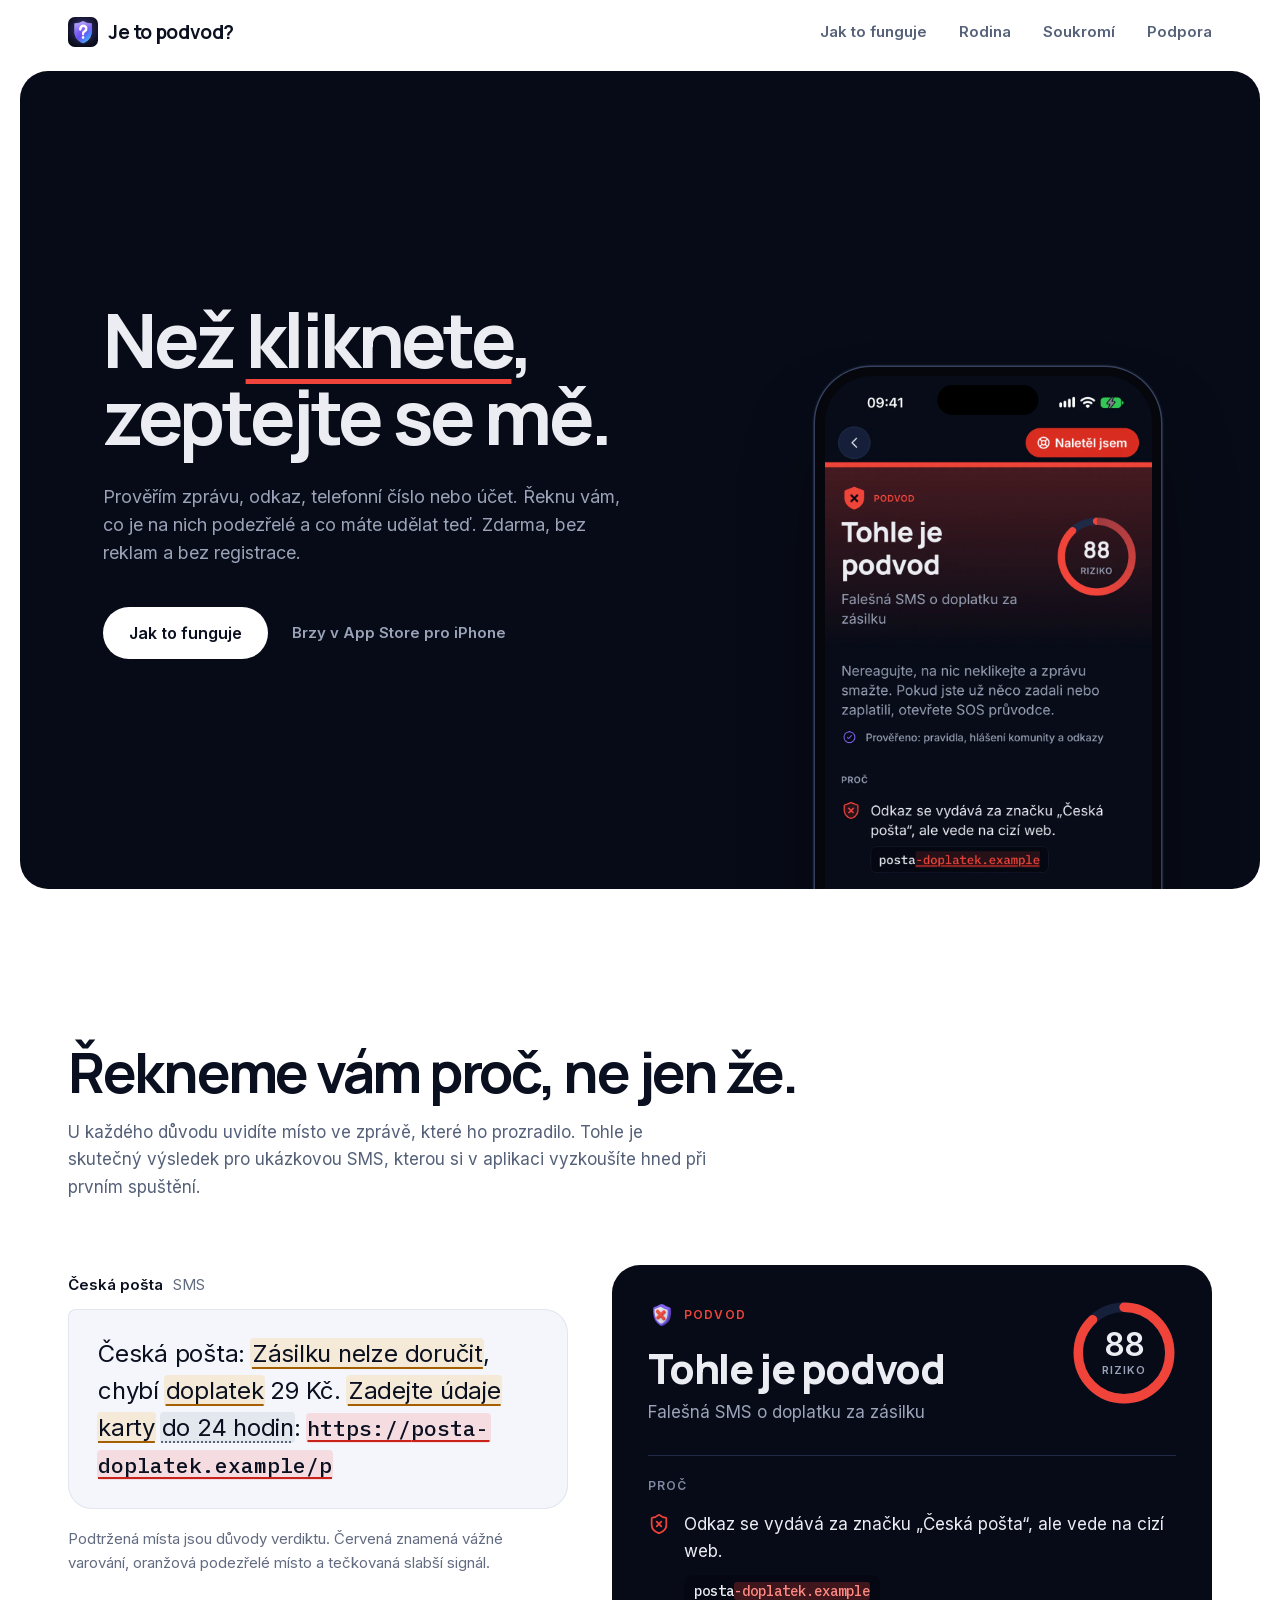
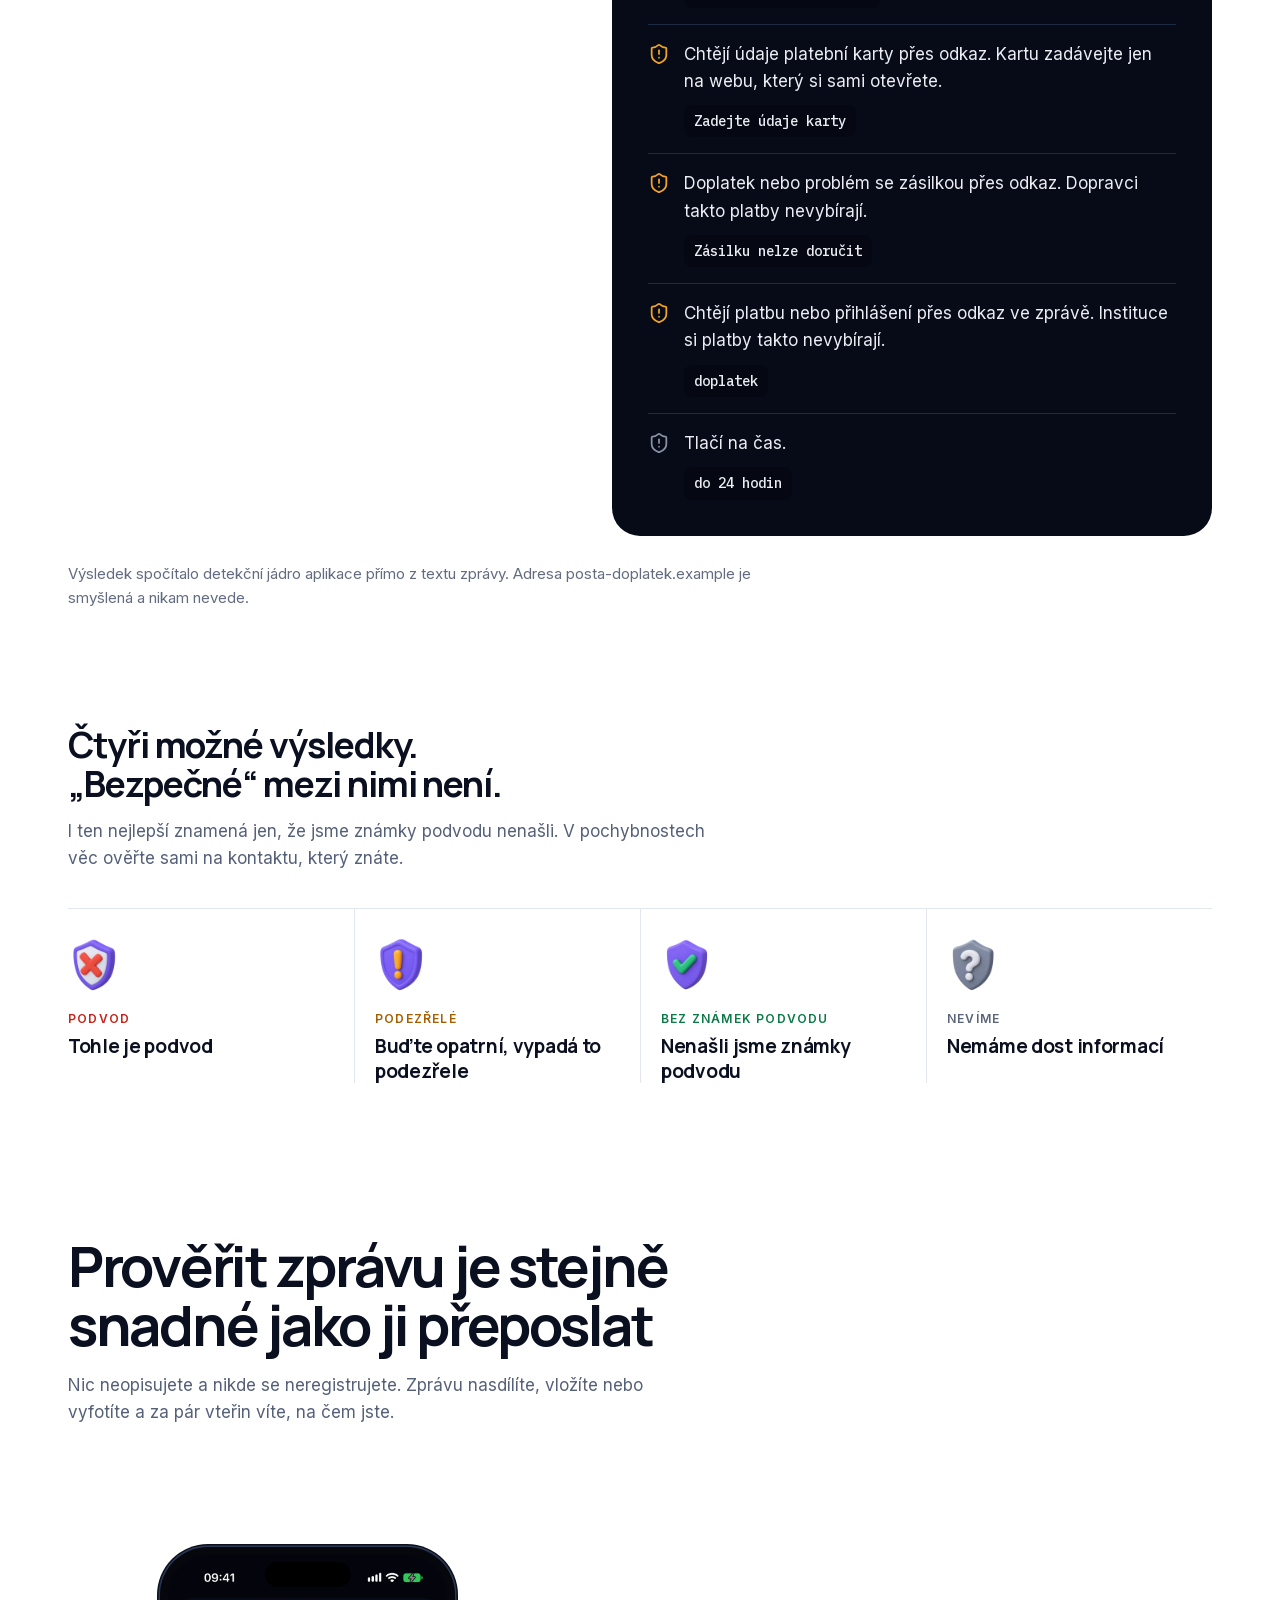
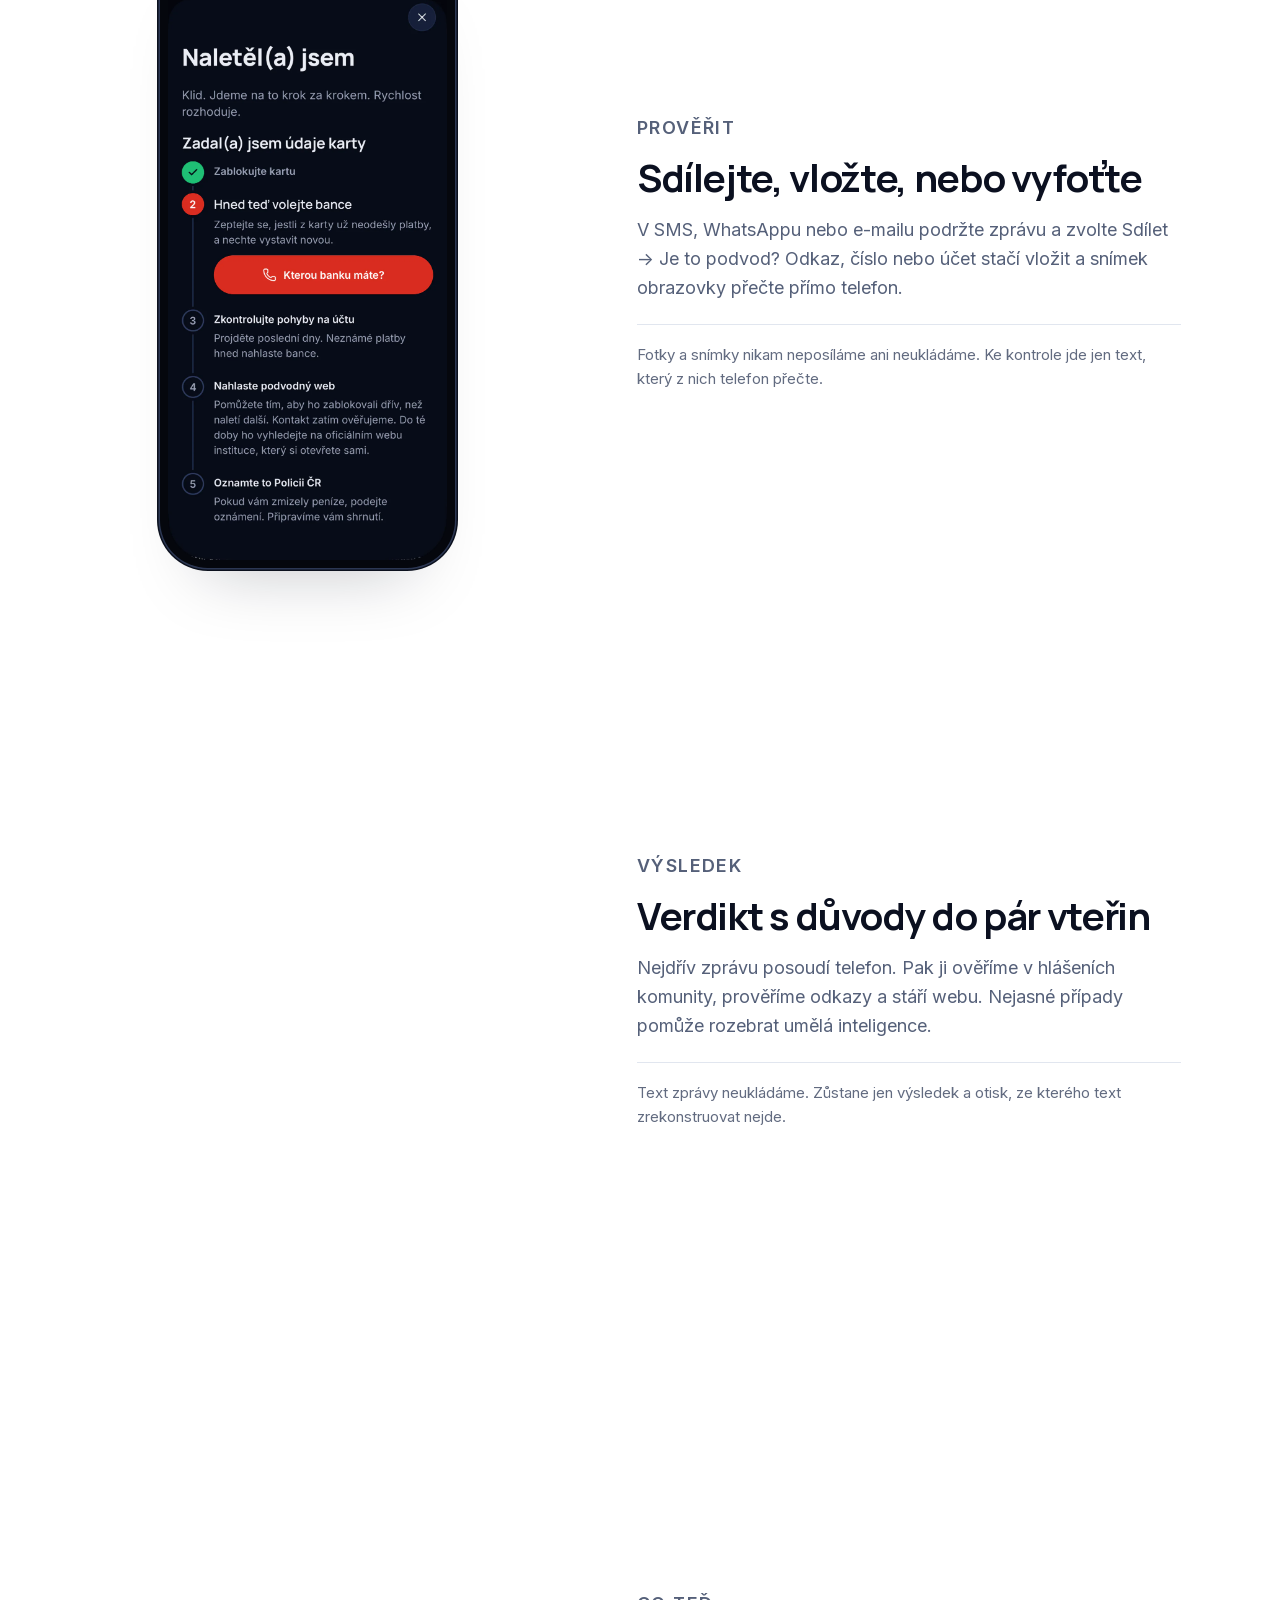
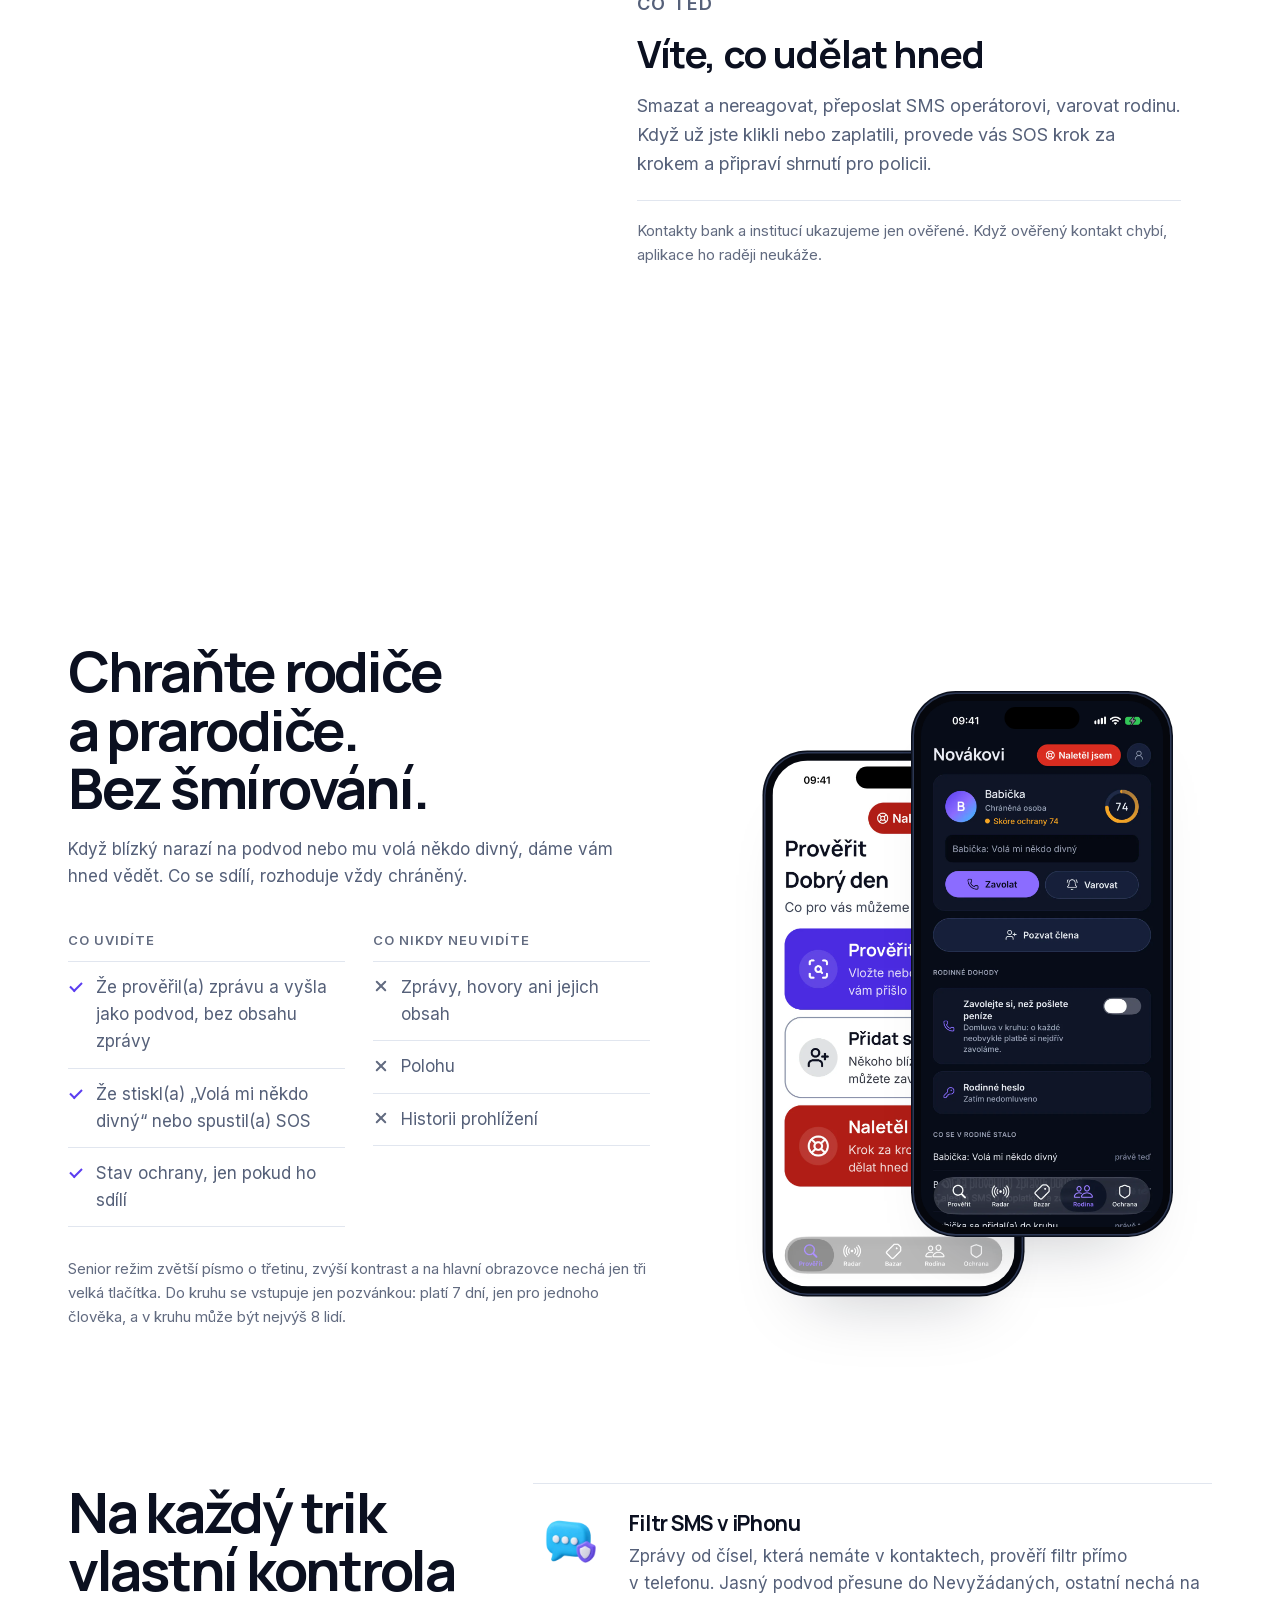
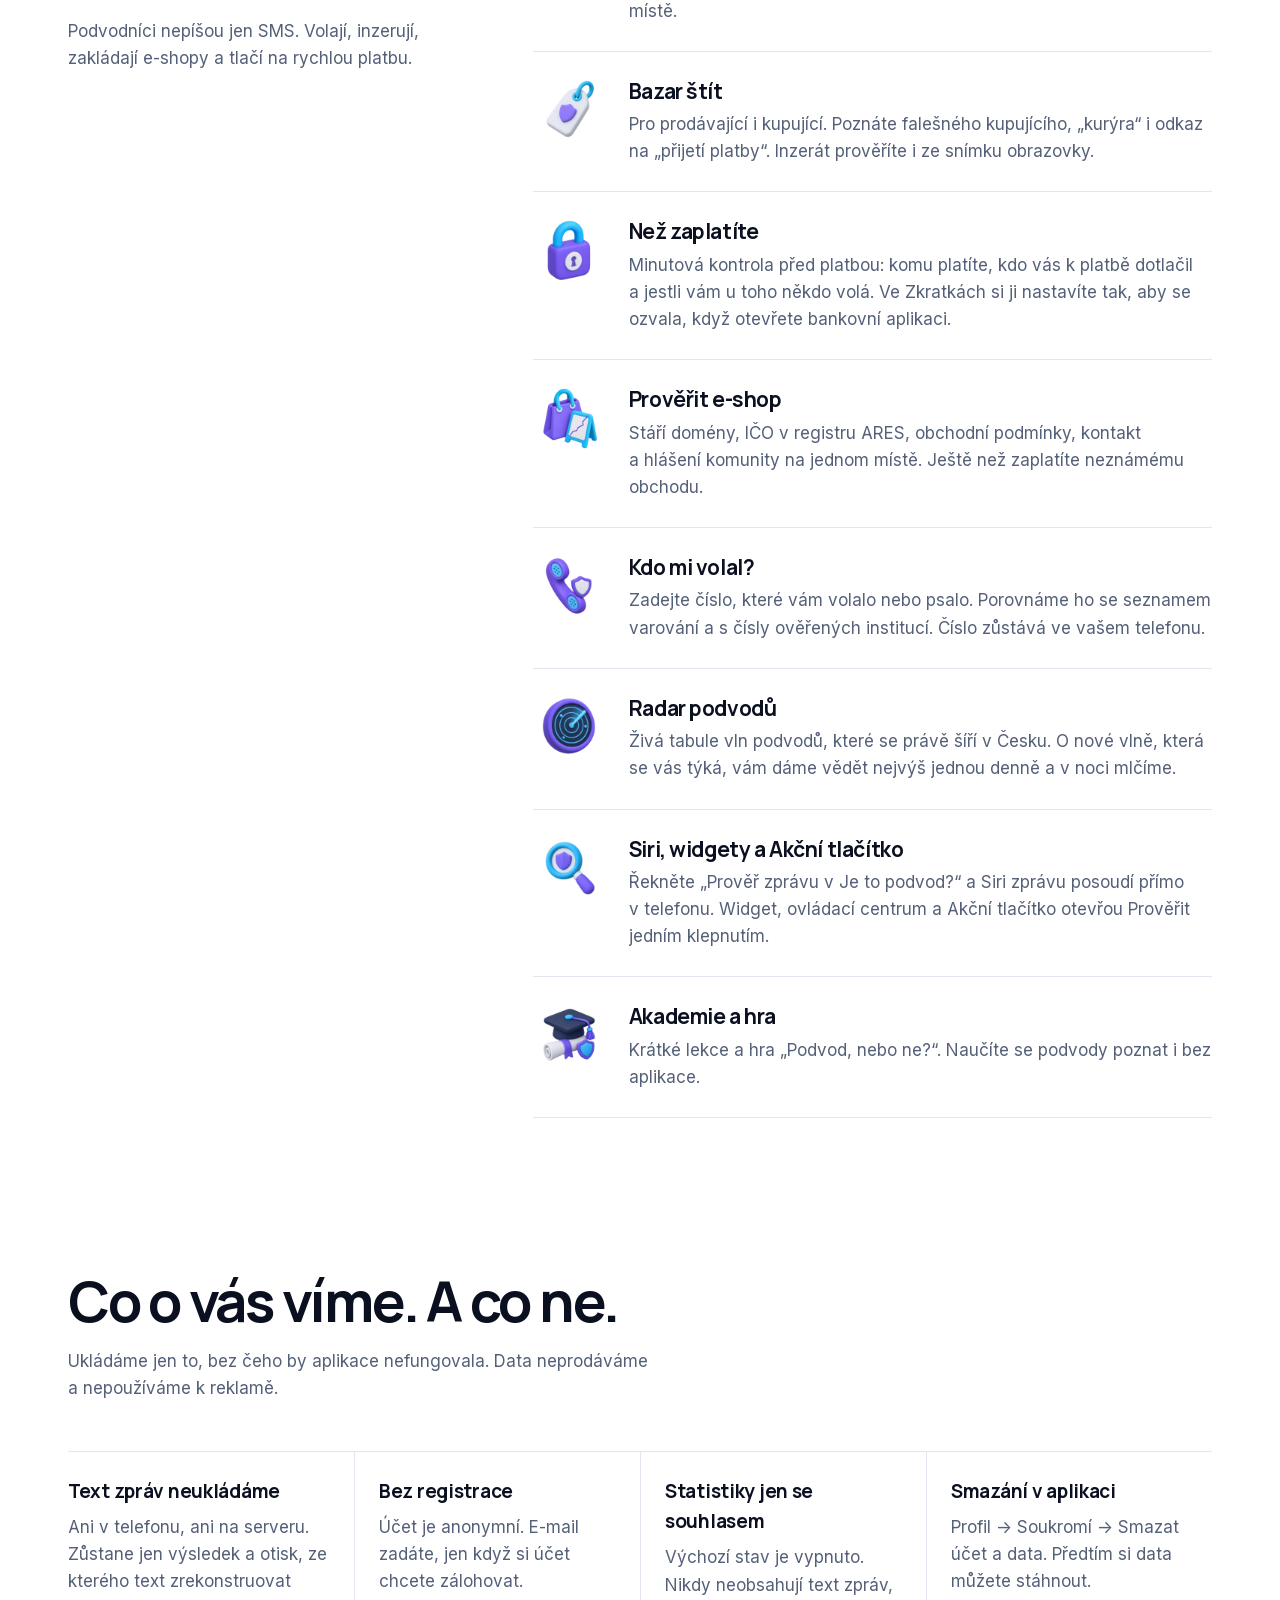
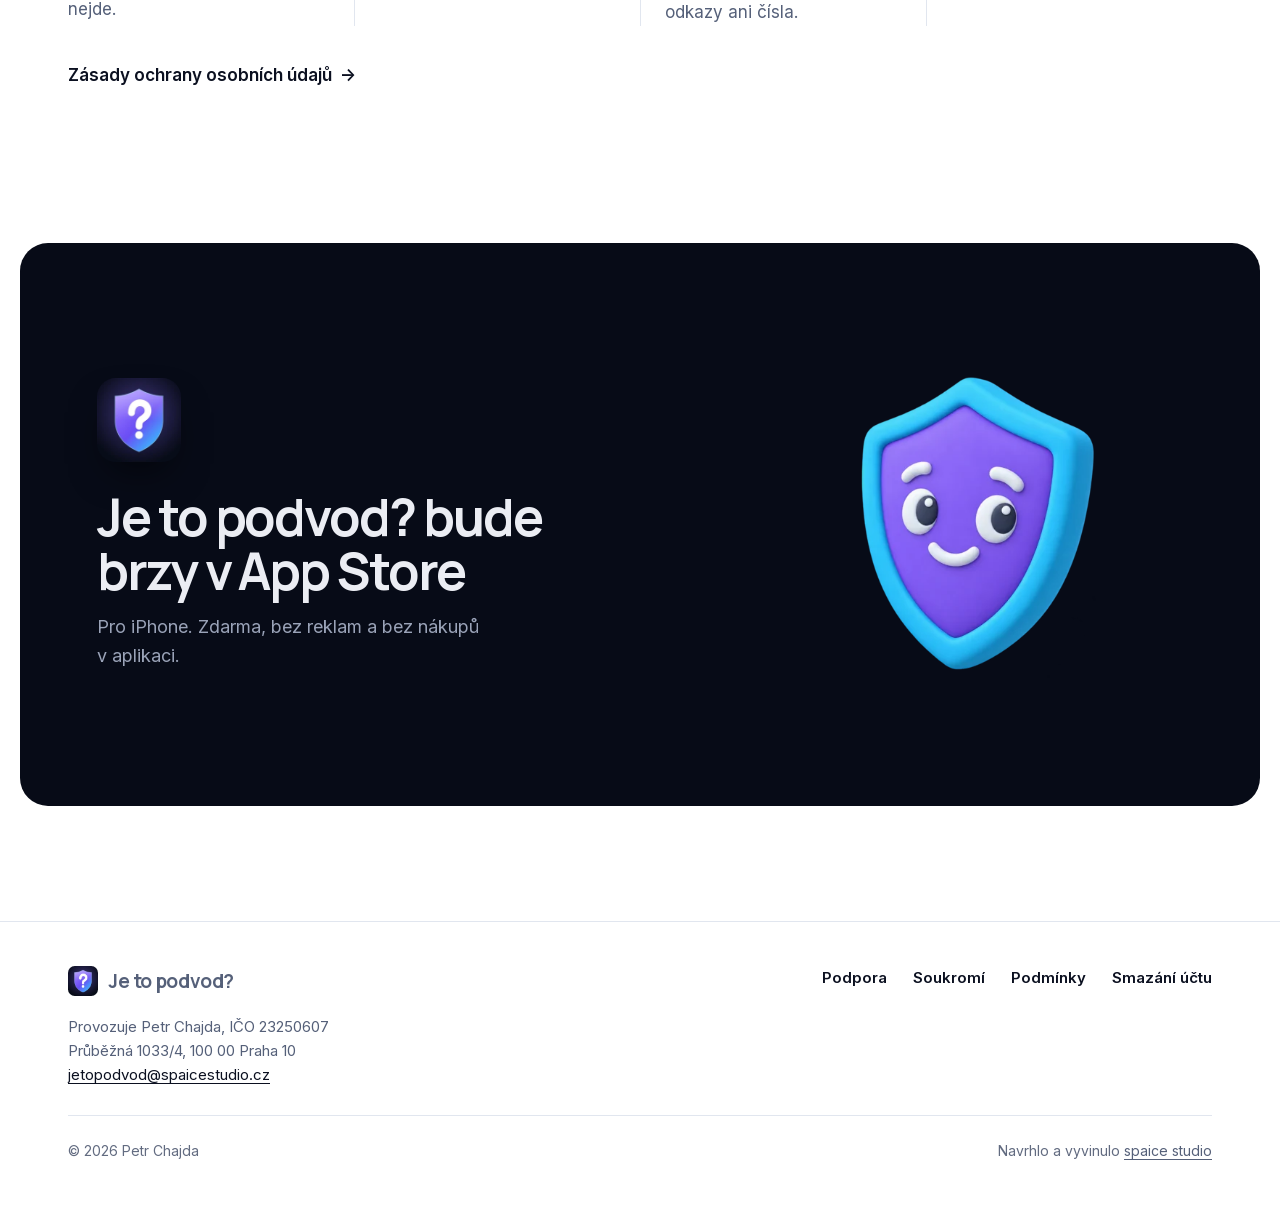
<file: index.html>
<!doctype html>
<html lang="cs">
<head>
  <meta charset="utf-8">
  <meta name="viewport" content="width=device-width, initial-scale=1, viewport-fit=cover">
  <title>Je to podvod? Prověřte zprávu dřív, než kliknete</title>
  <meta name="description" content="Pošlete podezřelou SMS, e-mail, odkaz, číslo nebo účet. Aplikace vám řekne, co je na nich podezřelé a co máte udělat teď. Zdarma, bez reklam a bez registrace.">
  <link rel="canonical" href="https://jetopodvod.spaicestudio.cz/">
  <meta name="theme-color" content="#ffffff" media="(prefers-color-scheme: light)">
  <meta name="theme-color" content="#070b17" media="(prefers-color-scheme: dark)">
  <!-- Po vydání: <meta name="apple-itunes-app" content="app-id=ID_APLIKACE"> -->
  <meta property="og:type" content="website">
  <meta property="og:locale" content="cs_CZ">
  <meta property="og:site_name" content="Je to podvod?">
  <meta property="og:title" content="Je to podvod? Prověřte zprávu dřív, než kliknete">
  <meta property="og:description" content="Pošlete podezřelou zprávu, odkaz, číslo nebo účet. Aplikace vám řekne, co je na nich podezřelé a co máte udělat teď.">
  <meta property="og:url" content="https://jetopodvod.spaicestudio.cz/">
  <meta property="og:image" content="https://jetopodvod.spaicestudio.cz/assets/img/og.jpg">
  <meta property="og:image:width" content="1200">
  <meta property="og:image:height" content="630">
  <meta name="twitter:card" content="summary_large_image">
  <link rel="icon" href="/favicon.ico" sizes="48x48">
  <link rel="icon" href="/favicon.svg" type="image/svg+xml">
  <link rel="apple-touch-icon" href="/apple-touch-icon.png">
  <link rel="preload" href="/assets/fonts/manrope-700.woff2" as="font" type="font/woff2" crossorigin>
  <link rel="preload" href="/assets/fonts/inter-400.woff2" as="font" type="font/woff2" crossorigin>
  <link rel="stylesheet" href="/assets/css/site.css">
  <script type="application/ld+json">
  {
    "@context": "https://schema.org",
    "@type": "MobileApplication",
    "name": "Je to podvod?",
    "operatingSystem": "iOS",
    "applicationCategory": "UtilitiesApplication",
    "inLanguage": "cs",
    "description": "Prověří podezřelou zprávu, odkaz, telefonní číslo nebo účet a řekne, co je na nich podezřelé a co dělat.",
    "url": "https://jetopodvod.spaicestudio.cz/",
    "offers": { "@type": "Offer", "price": "0", "priceCurrency": "CZK" },
    "publisher": { "@type": "Person", "name": "Petr Chajda" }
  }
  </script>
</head>
<body>
  <a class="skip" href="#obsah">Přeskočit na obsah</a>

  <svg class="sprite" width="0" height="0" aria-hidden="true">
    <symbol id="i-shield-x" viewBox="0 0 24 24" fill="none" stroke="currentColor" stroke-width="1.9" stroke-linecap="round" stroke-linejoin="round"><path d="M20 13c0 5-3.5 7.5-7.66 8.95a1 1 0 0 1-.67-.01C7.5 20.5 4 18 4 13V6a1 1 0 0 1 1-1c2 0 4.5-1.2 6.24-2.72a1.17 1.17 0 0 1 1.52 0C14.51 3.81 17 5 19 5a1 1 0 0 1 1 1z"/><path d="m14.5 9.5-5 5"/><path d="m9.5 9.5 5 5"/></symbol>
    <symbol id="i-shield-alert" viewBox="0 0 24 24" fill="none" stroke="currentColor" stroke-width="1.9" stroke-linecap="round" stroke-linejoin="round"><path d="M20 13c0 5-3.5 7.5-7.66 8.95a1 1 0 0 1-.67-.01C7.5 20.5 4 18 4 13V6a1 1 0 0 1 1-1c2 0 4.5-1.2 6.24-2.72a1.17 1.17 0 0 1 1.52 0C14.51 3.81 17 5 19 5a1 1 0 0 1 1 1z"/><path d="M12 8v4"/><path d="M12 16h.01"/></symbol>
  </svg>

  <header class="top" data-top>
    <div class="wrap top__in">
      <a class="brand" href="/" aria-label="Je to podvod?, úvod">
        <img src="/assets/img/app-icon.webp" alt="" width="30" height="30">
        <span>Je to podvod?</span>
      </a>
      <nav aria-label="Hlavní">
        <a class="hide-sm" href="#jak">Jak to funguje</a>
        <a class="hide-sm" href="#rodina">Rodina</a>
        <a href="/soukromi/">Soukromí</a>
        <a href="/podpora/">Podpora</a>
      </nav>
    </div>
  </header>

  <main id="obsah">
    <section class="hero" aria-labelledby="hero-h">
      <div class="hero__frame">
        <div class="hero__copy">
          <h1 id="hero-h">Než <em>kliknete</em>, zeptejte se mě.</h1>
          <p class="hero__lead">Prověřím zprávu, odkaz, telefonní číslo nebo účet. Řeknu vám, co je na nich podezřelé a&nbsp;co máte udělat teď. Zdarma, bez reklam a&nbsp;bez registrace.</p>
          <div class="hero__cta">
            <!-- Po vydání nahradit oficiálním odznakem „Stáhnout v App Store“ s odkazem do App Store -->
            <a class="btn btn--light" href="#jak">Jak to funguje</a>
            <span class="soon">Brzy v&nbsp;App Store pro iPhone</span>
          </div>
        </div>
        <div class="hero__device">
          <div class="phone">
            <div class="phone__screen">
              <img src="/assets/img/uv-verdikt.webp" width="900" height="1957" fetchpriority="high"
                alt="Obrazovka výsledku: Tohle je podvod, riziko 88, falešná SMS o doplatku za zásilku. Pod tím rada nereagovat a zprávu smazat a první důvod: odkaz se vydává za značku Česká pošta, ale vede na cizí web.">
            </div>
          </div>
        </div>
      </div>
    </section>

    <section class="section" id="proc" aria-labelledby="proc-h">
      <div class="wrap">
        <div class="head">
          <h2 id="proc-h">Řekneme vám proč, ne jen že.</h2>
          <p>U&nbsp;každého důvodu uvidíte místo ve zprávě, které ho prozradilo. Tohle je skutečný výsledek pro ukázkovou SMS, kterou si v&nbsp;aplikaci vyzkoušíte hned při prvním spuštění.</p>
        </div>

        <div class="specimen" data-specimen>
          <figure class="sms">
            <figcaption class="sms__from"><strong>Česká pošta</strong><span>SMS</span></figcaption>
            <p class="sms__bubble">Česká pošta: <mark class="hl hl--medium" data-k="parcel">Zásilku nelze doručit</mark>, chybí <mark class="hl hl--medium" data-k="pay">doplatek</mark> 29&nbsp;Kč. <mark class="hl hl--medium" data-k="card">Zadejte údaje karty</mark> <mark class="hl hl--low" data-k="time">do 24&nbsp;hodin</mark>: <mark class="hl hl--high sms__url" data-k="brand">https://<wbr>posta-doplatek.example/p</mark></p>
            <p class="sms__note">Podtržená místa jsou důvody verdiktu. Červená znamená vážné varování, oranžová podezřelé místo a&nbsp;tečkovaná slabší signál.</p>
          </figure>

          <div class="verdict" role="group" aria-labelledby="verdict-h">
            <div class="verdict__top">
              <div>
                <p class="verdict__state"><img src="/assets/img/v-scam.webp" alt="" width="28" height="28">Podvod</p>
                <h3 id="verdict-h">Tohle je podvod</h3>
                <p class="verdict__cat">Falešná SMS o&nbsp;doplatku za zásilku</p>
              </div>
              <div class="ring" role="img" aria-label="Riziko 88 ze 100">
                <svg viewBox="0 0 100 100" aria-hidden="true"><circle class="track" cx="50" cy="50" r="44"/><circle class="value" cx="50" cy="50" r="44" pathLength="100" stroke-dasharray="88 100"/></svg>
                <span aria-hidden="true"><b>88</b><small>RIZIKO</small></span>
              </div>
            </div>
            <p class="verdict__why">Proč</p>
            <ul class="reasons">
              <li class="high" data-k="brand">
                <svg aria-hidden="true"><use href="#i-shield-x"/></svg>
                <p><span class="sr-only">Vážné varování: </span>Odkaz se vydává za značku „Česká pošta“, ale vede na cizí web.</p>
                <code>posta<mark>-doplatek.example</mark></code>
              </li>
              <li class="medium" data-k="card">
                <svg aria-hidden="true"><use href="#i-shield-alert"/></svg>
                <p><span class="sr-only">Podezřelé: </span>Chtějí údaje platební karty přes odkaz. Kartu zadávejte jen na webu, který si sami otevřete.</p>
                <code>Zadejte údaje karty</code>
              </li>
              <li class="medium" data-k="parcel">
                <svg aria-hidden="true"><use href="#i-shield-alert"/></svg>
                <p><span class="sr-only">Podezřelé: </span>Doplatek nebo problém se zásilkou přes odkaz. Dopravci takto platby nevybírají.</p>
                <code>Zásilku nelze doručit</code>
              </li>
              <li class="medium" data-k="pay">
                <svg aria-hidden="true"><use href="#i-shield-alert"/></svg>
                <p><span class="sr-only">Podezřelé: </span>Chtějí platbu nebo přihlášení přes odkaz ve zprávě. Instituce si platby takto nevybírají.</p>
                <code>doplatek</code>
              </li>
              <li class="low" data-k="time">
                <svg aria-hidden="true"><use href="#i-shield-alert"/></svg>
                <p><span class="sr-only">Slabší signál: </span>Tlačí na čas.</p>
                <code>do 24 hodin</code>
              </li>
            </ul>
          </div>
        </div>
        <p class="fine">Výsledek spočítalo detekční jádro aplikace přímo z&nbsp;textu zprávy. Adresa posta-doplatek.example je smyšlená a&nbsp;nikam nevede.</p>

        <div class="scale">
          <h3>Čtyři možné výsledky. „Bezpečné“ mezi nimi není.</h3>
          <p>I&nbsp;ten nejlepší znamená jen, že jsme známky podvodu nenašli. V&nbsp;pochybnostech věc ověřte sami na kontaktu, který znáte.</p>
          <ul>
            <li><img src="/assets/img/v-scam.webp" alt="" width="64" height="64" loading="lazy"><p class="state state--scam">Podvod</p><strong>Tohle je podvod</strong></li>
            <li><img src="/assets/img/v-suspicious.webp" alt="" width="64" height="64" loading="lazy"><p class="state state--warn">Podezřelé</p><strong>Buďte opatrní, vypadá to podezřele</strong></li>
            <li><img src="/assets/img/v-nosigns.webp" alt="" width="64" height="64" loading="lazy"><p class="state state--ok">Bez známek podvodu</p><strong>Nenašli jsme známky podvodu</strong></li>
            <li><img src="/assets/img/v-unknown.webp" alt="" width="64" height="64" loading="lazy"><p class="state state--unknown">Nevíme</p><strong>Nemáme dost informací</strong></li>
          </ul>
        </div>
      </div>
    </section>

    <section class="section flow" id="jak" aria-labelledby="jak-h">
      <div class="wrap">
        <div class="head">
          <h2 id="jak-h">Prověřit zprávu je stejně snadné jako ji přeposlat</h2>
          <p>Nic neopisujete a&nbsp;nikde se neregistrujete. Zprávu nasdílíte, vložíte nebo vyfotíte a&nbsp;za pár vteřin víte, na čem jste.</p>
        </div>

        <div class="flow__grid">
          <div class="flow__device phone" data-flow-device aria-hidden="true">
            <div class="phone__screen">
              <img class="is-active" src="/assets/img/uv-proverit.webp" alt="" width="900" height="1957" loading="lazy">
              <img src="/assets/img/uv-verdikt.webp" alt="" width="900" height="1957" loading="lazy">
              <img src="/assets/img/uv-sos.webp" alt="" width="900" height="1957" loading="lazy">
            </div>
          </div>

          <ol class="flow__steps">
            <li class="flow__step" data-flow-step>
              <figure class="flow__shot">
                <div class="phone"><div class="phone__screen"><img src="/assets/img/uv-proverit.webp" width="900" height="1957" loading="lazy" alt="Obrazovka Prověřit: pole pro vložení, sdílení nebo vyfocení podezřelé zprávy, rychlé volby Odkaz, Číslo a Účet, tlačítko Volá mi někdo divný a poslední kontroly."></div></div>
              </figure>
              <p class="label">Prověřit</p>
              <h3>Sdílejte, vložte, nebo vyfoťte</h3>
              <p>V&nbsp;SMS, WhatsAppu nebo e-mailu podržte zprávu a&nbsp;zvolte Sdílet → Je to podvod? Odkaz, číslo nebo účet stačí vložit a&nbsp;snímek obrazovky přečte přímo telefon.</p>
              <p class="note">Fotky a&nbsp;snímky nikam neposíláme ani neukládáme. Ke kontrole jde jen text, který z&nbsp;nich telefon přečte.</p>
            </li>
            <li class="flow__step" data-flow-step>
              <figure class="flow__shot">
                <div class="phone"><div class="phone__screen"><img src="/assets/img/uv-verdikt.webp" width="900" height="1957" loading="lazy" alt="Obrazovka výsledku: Tohle je podvod, riziko 88, s důvody a citacemi ze zprávy."></div></div>
              </figure>
              <p class="label">Výsledek</p>
              <h3>Verdikt s&nbsp;důvody do pár vteřin</h3>
              <p>Nejdřív zprávu posoudí telefon. Pak ji ověříme v&nbsp;hlášeních komunity, prověříme odkazy a&nbsp;stáří webu. Nejasné případy pomůže rozebrat umělá inteligence.</p>
              <p class="note">Text zprávy neukládáme. Zůstane jen výsledek a&nbsp;otisk, ze kterého text zrekonstruovat nejde.</p>
            </li>
            <li class="flow__step" data-flow-step>
              <figure class="flow__shot">
                <div class="phone"><div class="phone__screen"><img src="/assets/img/uv-sos.webp" width="900" height="1957" loading="lazy" alt="Průvodce SOS: Zadal(a) jsem údaje karty. Hotový krok Zablokujte kartu, další krok Hned teď volejte bance, pak zkontrolovat pohyby na účtu, nahlásit podvodný web a oznámit podvod policii."></div></div>
              </figure>
              <p class="label">Co teď</p>
              <h3>Víte, co udělat hned</h3>
              <p>Smazat a&nbsp;nereagovat, přeposlat SMS operátorovi, varovat rodinu. Když už jste klikli nebo zaplatili, provede vás SOS krok za krokem a&nbsp;připraví shrnutí pro policii.</p>
              <p class="note">Kontakty bank a&nbsp;institucí ukazujeme jen ověřené. Když ověřený kontakt chybí, aplikace ho raději neukáže.</p>
            </li>
          </ol>
        </div>
      </div>
    </section>

    <section class="section" id="rodina" aria-labelledby="rodina-h">
      <div class="wrap family">
        <div>
          <div class="head">
            <h2 id="rodina-h">Chraňte rodiče a&nbsp;prarodiče. Bez šmírování.</h2>
            <p>Když blízký narazí na podvod nebo mu volá někdo divný, dáme vám hned vědět. Co se sdílí, rozhoduje vždy chráněný.</p>
          </div>
          <div class="sees">
            <div class="sees--yes">
              <h3>Co uvidíte</h3>
              <ul>
                <li>Že prověřil(a) zprávu a&nbsp;vyšla jako podvod, bez obsahu zprávy</li>
                <li>Že stiskl(a) „Volá mi někdo divný“ nebo spustil(a) SOS</li>
                <li>Stav ochrany, jen pokud ho sdílí</li>
              </ul>
            </div>
            <div class="sees--no">
              <h3>Co nikdy neuvidíte</h3>
              <ul>
                <li>Zprávy, hovory ani jejich obsah</li>
                <li>Polohu</li>
                <li>Historii prohlížení</li>
              </ul>
            </div>
          </div>
          <p class="fine">Senior režim zvětší písmo o&nbsp;třetinu, zvýší kontrast a&nbsp;na hlavní obrazovce nechá jen tři velká tlačítka. Do kruhu se vstupuje jen pozvánkou: platí 7&nbsp;dní, jen pro jednoho člověka, a&nbsp;v kruhu může být nejvýš 8&nbsp;lidí.</p>
        </div>
        <div class="family__media">
          <div class="family__pair">
            <div class="phone phone--back">
              <div class="phone__screen"><img src="/assets/img/uv-senior.webp" width="900" height="1957" loading="lazy" alt="Senior režim ve světlém vzhledu: velký pozdrav Dobrý den a tři velká tlačítka Prověřit zprávu, Přidat strážce a Naletěl jsem."></div>
            </div>
            <div class="phone">
              <div class="phone__screen"><img src="/assets/img/uv-rodina.webp" width="900" height="1957" loading="lazy" alt="Rodinný kruh Novákovi: chráněná osoba Babička se skóre ochrany 74 a událostí Volá mi někdo divný, tlačítka Zavolat a Varovat a rodinné dohody."></div>
            </div>
          </div>
        </div>
      </div>
    </section>

    <section class="section more" id="ochrana" aria-labelledby="ochrana-h">
      <div class="wrap more__grid">
        <div class="head">
          <h2 id="ochrana-h">Na každý trik vlastní kontrola</h2>
          <p>Podvodníci nepíšou jen SMS. Volají, inzerují, zakládají e-shopy a&nbsp;tlačí na rychlou platbu.</p>
        </div>
        <ul class="more__list">
          <li>
            <img src="/assets/img/f-sms.webp" alt="" width="192" height="192" loading="lazy">
            <div><h3>Filtr SMS v&nbsp;iPhonu</h3><p>Zprávy od čísel, která nemáte v&nbsp;kontaktech, prověří filtr přímo v&nbsp;telefonu. Jasný podvod přesune do Nevyžádaných, ostatní nechá na místě.</p></div>
          </li>
          <li>
            <img src="/assets/img/f-bazaar.webp" alt="" width="192" height="192" loading="lazy">
            <div><h3>Bazar štít</h3><p>Pro prodávající i&nbsp;kupující. Poznáte falešného kupujícího, „kurýra“ i&nbsp;odkaz na „přijetí platby“. Inzerát prověříte i&nbsp;ze snímku obrazovky.</p></div>
          </li>
          <li>
            <img src="/assets/img/f-lock.webp" alt="" width="192" height="192" loading="lazy">
            <div><h3>Než zaplatíte</h3><p>Minutová kontrola před platbou: komu platíte, kdo vás k&nbsp;platbě dotlačil a&nbsp;jestli vám u&nbsp;toho někdo volá. Ve Zkratkách si ji nastavíte tak, aby se ozvala, když otevřete bankovní aplikaci.</p></div>
          </li>
          <li>
            <img src="/assets/img/c-fakeshop.webp" alt="" width="192" height="192" loading="lazy">
            <div><h3>Prověřit e-shop</h3><p>Stáří domény, IČO v&nbsp;registru ARES, obchodní podmínky, kontakt a&nbsp;hlášení komunity na jednom místě. Ještě než zaplatíte neznámému obchodu.</p></div>
          </li>
          <li>
            <img src="/assets/img/f-call.webp" alt="" width="192" height="192" loading="lazy">
            <div><h3>Kdo mi volal?</h3><p>Zadejte číslo, které vám volalo nebo psalo. Porovnáme ho se seznamem varování a&nbsp;s čísly ověřených institucí. Číslo zůstává ve vašem telefonu.</p></div>
          </li>
          <li>
            <img src="/assets/img/f-radar.webp" alt="" width="192" height="192" loading="lazy">
            <div><h3>Radar podvodů</h3><p>Živá tabule vln podvodů, které se právě šíří v&nbsp;Česku. O&nbsp;nové vlně, která se vás týká, vám dáme vědět nejvýš jednou denně a&nbsp;v noci mlčíme.</p></div>
          </li>
          <li>
            <img src="/assets/img/f-check.webp" alt="" width="192" height="192" loading="lazy">
            <div><h3>Siri, widgety a&nbsp;Akční tlačítko</h3><p>Řekněte „Prověř zprávu v&nbsp;Je to podvod?“ a&nbsp;Siri zprávu posoudí přímo v&nbsp;telefonu. Widget, ovládací centrum a&nbsp;Akční tlačítko otevřou Prověřit jedním klepnutím.</p></div>
          </li>
          <li>
            <img src="/assets/img/f-academy.webp" alt="" width="192" height="192" loading="lazy">
            <div><h3>Akademie a&nbsp;hra</h3><p>Krátké lekce a&nbsp;hra „Podvod, nebo ne?“. Naučíte se podvody poznat i&nbsp;bez aplikace.</p></div>
          </li>
        </ul>
      </div>
    </section>

    <section class="section" id="soukromi" aria-labelledby="privacy-h">
      <div class="wrap">
        <div class="head">
          <h2 id="privacy-h">Co o&nbsp;vás víme. A&nbsp;co ne.</h2>
          <p>Ukládáme jen to, bez čeho by aplikace nefungovala. Data neprodáváme a&nbsp;nepoužíváme k&nbsp;reklamě.</p>
        </div>
        <ul class="privacy__list">
          <li><strong>Text zpráv neukládáme</strong>Ani v&nbsp;telefonu, ani na serveru. Zůstane jen výsledek a&nbsp;otisk, ze kterého text zrekonstruovat nejde.</li>
          <li><strong>Bez registrace</strong>Účet je anonymní. E-mail zadáte, jen když si účet chcete zálohovat.</li>
          <li><strong>Statistiky jen se souhlasem</strong>Výchozí stav je vypnuto. Nikdy neobsahují text zpráv, odkazy ani čísla.</li>
          <li><strong>Smazání v&nbsp;aplikaci</strong>Profil → Soukromí → Smazat účet a&nbsp;data. Předtím si data můžete stáhnout.</li>
        </ul>
        <a class="more-link" href="/soukromi/">Zásady ochrany osobních údajů</a>
      </div>
    </section>

    <section class="closing" aria-labelledby="closing-h">
      <div class="closing__frame">
        <div class="closing__copy">
          <img class="closing__icon" src="/assets/img/app-icon.webp" alt="" width="84" height="84" loading="lazy">
          <h2 id="closing-h">Je to podvod? bude brzy v&nbsp;App Store</h2>
          <p>Pro iPhone. Zdarma, bez reklam a&nbsp;bez nákupů v&nbsp;aplikaci.</p>
        </div>
        <img class="closing__art" src="/assets/img/shield.webp" alt="" width="480" height="480" loading="lazy">
      </div>
    </section>
  </main>

  <footer class="foot">
    <div class="wrap foot__in">
      <div>
        <a class="brand" href="/"><img src="/assets/img/app-icon.webp" alt="" width="30" height="30" loading="lazy"><span>Je to podvod?</span></a>
        <address>Provozuje Petr Chajda, IČO 23250607<br>Průběžná 1033/4, 100 00 Praha 10<br><!--email_off--><a class="mail" href="mailto:jetopodvod@spaicestudio.cz">jetopodvod@spaicestudio.cz</a><!--/email_off--></address>
      </div>
      <nav aria-label="Patička">
        <ul>
          <li><a href="/podpora/">Podpora</a></li>
          <li><a href="/soukromi/">Soukromí</a></li>
          <li><a href="/podminky/">Podmínky</a></li>
          <li><a href="/smazani-uctu/">Smazání účtu</a></li>
        </ul>
      </nav>
      <p class="made"><span>© 2026 Petr Chajda</span><span>Navrhlo a&nbsp;vyvinulo <a href="https://spaicestudio.cz">spaice studio</a></span></p>
    </div>
  </footer>

  <script src="/assets/js/site.js" defer></script>
</body>
</html>
</file>
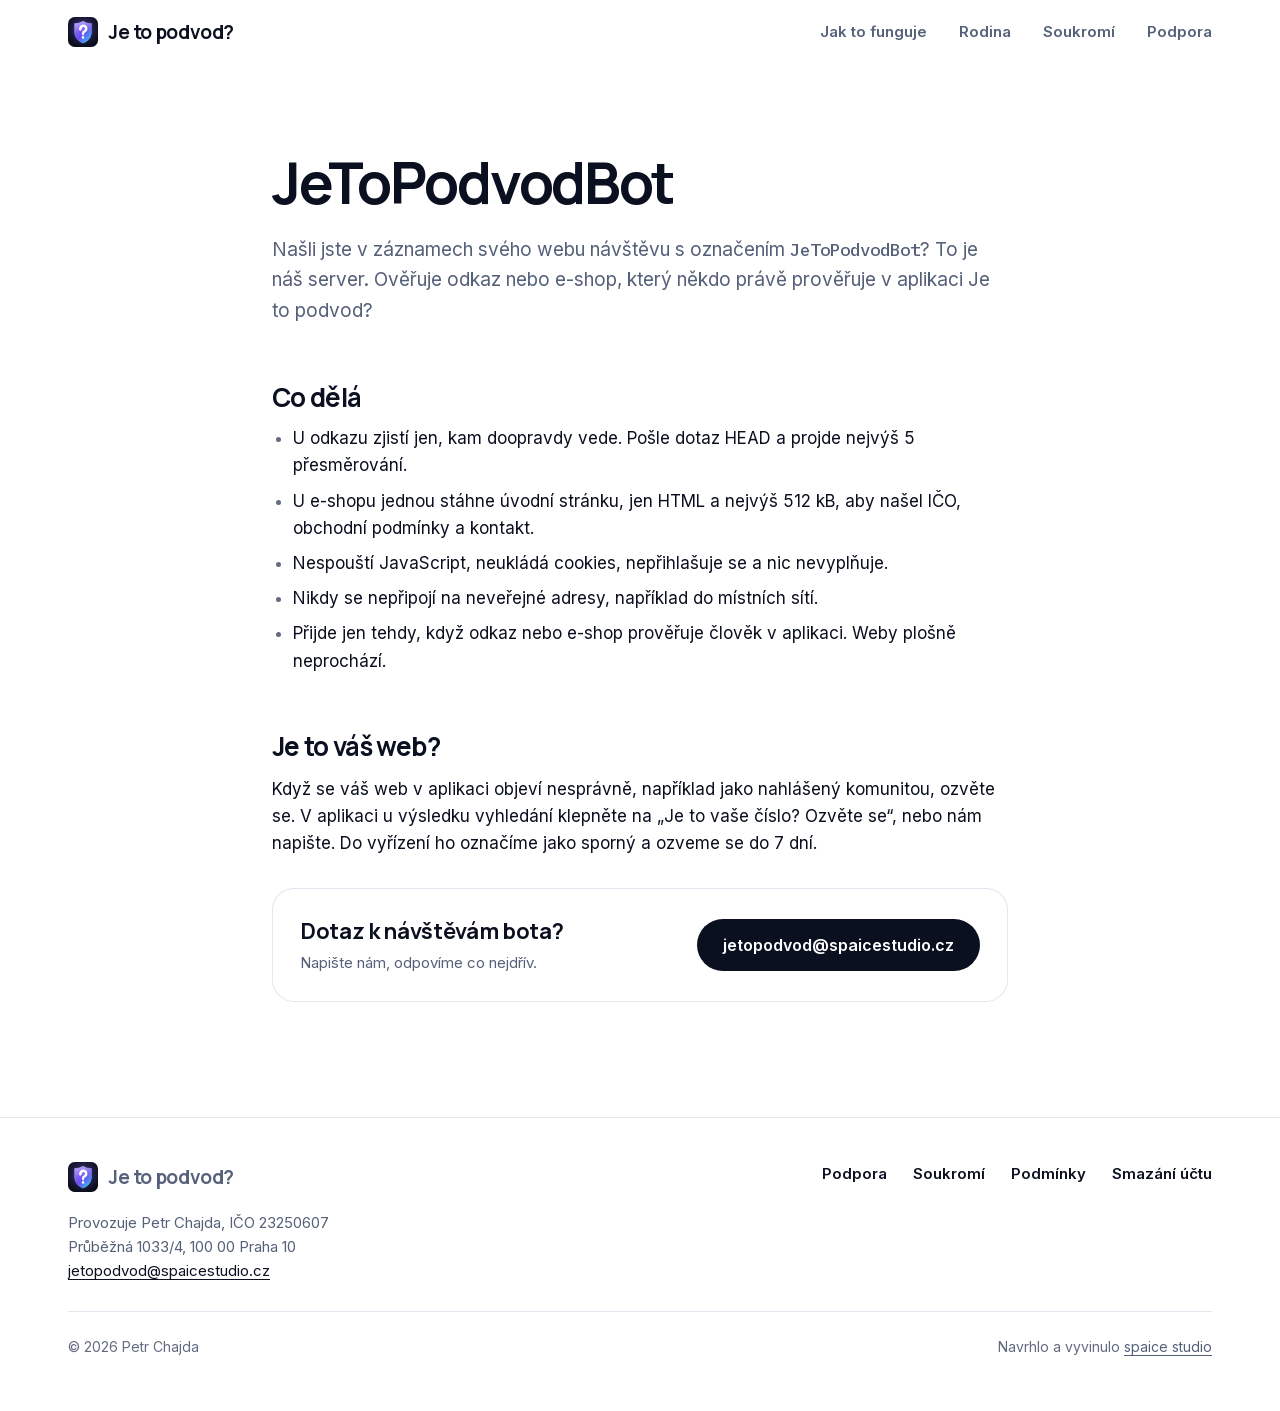
<file: bot/index.html>
<!doctype html>
<html lang="cs">
<head>
  <meta charset="utf-8">
  <meta name="viewport" content="width=device-width, initial-scale=1, viewport-fit=cover">
  <title>JeToPodvodBot · Je to podvod?</title>
  <meta name="description" content="Co dělá JeToPodvodBot, server aplikace Je to podvod?, když prověřuje odkaz nebo e-shop.">
  <link rel="canonical" href="https://jetopodvod.spaicestudio.cz/bot/">
  <meta name="theme-color" content="#ffffff" media="(prefers-color-scheme: light)">
  <meta name="theme-color" content="#070b17" media="(prefers-color-scheme: dark)">
  <link rel="icon" href="/favicon.ico" sizes="48x48">
  <link rel="icon" href="/favicon.svg" type="image/svg+xml">
  <link rel="apple-touch-icon" href="/apple-touch-icon.png">
  <link rel="stylesheet" href="/assets/css/site.css">
</head>
<body>
  <a class="skip" href="#obsah">Přeskočit na obsah</a>

  <header class="top" data-top>
    <div class="wrap top__in">
      <a class="brand" href="/" aria-label="Je to podvod?, úvod">
        <img src="/assets/img/app-icon.webp" alt="" width="30" height="30">
        <span>Je to podvod?</span>
      </a>
      <nav aria-label="Hlavní">
        <a class="hide-sm" href="/#jak">Jak to funguje</a>
        <a class="hide-sm" href="/#rodina">Rodina</a>
        <a href="/soukromi/">Soukromí</a>
        <a href="/podpora/">Podpora</a>
      </nav>
    </div>
  </header>

  <main id="obsah" class="doc">
    <div class="wrap doc__grid doc__grid--single">
      <article>
        <h1>JeToPodvodBot</h1>
        <p class="lead">Našli jste v&nbsp;záznamech svého webu návštěvu s&nbsp;označením <code>JeToPodvodBot</code>? To je náš server. Ověřuje odkaz nebo e-shop, který někdo právě prověřuje v&nbsp;aplikaci Je to podvod?</p>

        <h2 id="co-dela">Co dělá</h2>
        <ul>
          <li>U&nbsp;odkazu zjistí jen, kam doopravdy vede. Pošle dotaz HEAD a&nbsp;projde nejvýš 5 přesměrování.</li>
          <li>U&nbsp;e-shopu jednou stáhne úvodní stránku, jen HTML a&nbsp;nejvýš 512&nbsp;kB, aby našel IČO, obchodní podmínky a&nbsp;kontakt.</li>
          <li>Nespouští JavaScript, neukládá cookies, nepřihlašuje se a&nbsp;nic nevyplňuje.</li>
          <li>Nikdy se nepřipojí na neveřejné adresy, například do místních sítí.</li>
          <li>Přijde jen tehdy, když odkaz nebo e-shop prověřuje člověk v&nbsp;aplikaci. Weby plošně neprochází.</li>
        </ul>

        <h2 id="web">Je to váš web?</h2>
        <p>Když se váš web v&nbsp;aplikaci objeví nesprávně, například jako nahlášený komunitou, ozvěte se. V&nbsp;aplikaci u&nbsp;výsledku vyhledání klepněte na „Je to vaše číslo? Ozvěte se“, nebo nám napište. Do vyřízení ho označíme jako sporný a&nbsp;ozveme se do 7&nbsp;dní.</p>

        <div class="contact">
          <div><strong>Dotaz k&nbsp;návštěvám bota?</strong><span>Napište nám, odpovíme co nejdřív.</span></div>
          <!--email_off--><a class="btn btn--ink" href="mailto:jetopodvod@spaicestudio.cz">jetopodvod@spaicestudio.cz</a><!--/email_off-->
        </div>
      </article>
    </div>
  </main>

  <footer class="foot">
    <div class="wrap foot__in">
      <div>
        <a class="brand" href="/"><img src="/assets/img/app-icon.webp" alt="" width="30" height="30" loading="lazy"><span>Je to podvod?</span></a>
        <address>Provozuje Petr Chajda, IČO 23250607<br>Průběžná 1033/4, 100 00 Praha 10<br><!--email_off--><a class="mail" href="mailto:jetopodvod@spaicestudio.cz">jetopodvod@spaicestudio.cz</a><!--/email_off--></address>
      </div>
      <nav aria-label="Patička">
        <ul>
          <li><a href="/podpora/">Podpora</a></li>
          <li><a href="/soukromi/">Soukromí</a></li>
          <li><a href="/podminky/">Podmínky</a></li>
          <li><a href="/smazani-uctu/">Smazání účtu</a></li>
        </ul>
      </nav>
      <p class="made"><span>© 2026 Petr Chajda</span><span>Navrhlo a&nbsp;vyvinulo <a href="https://spaicestudio.cz">spaice studio</a></span></p>
    </div>
  </footer>

  <script src="/assets/js/site.js" defer></script>
</body>
</html>
</file>
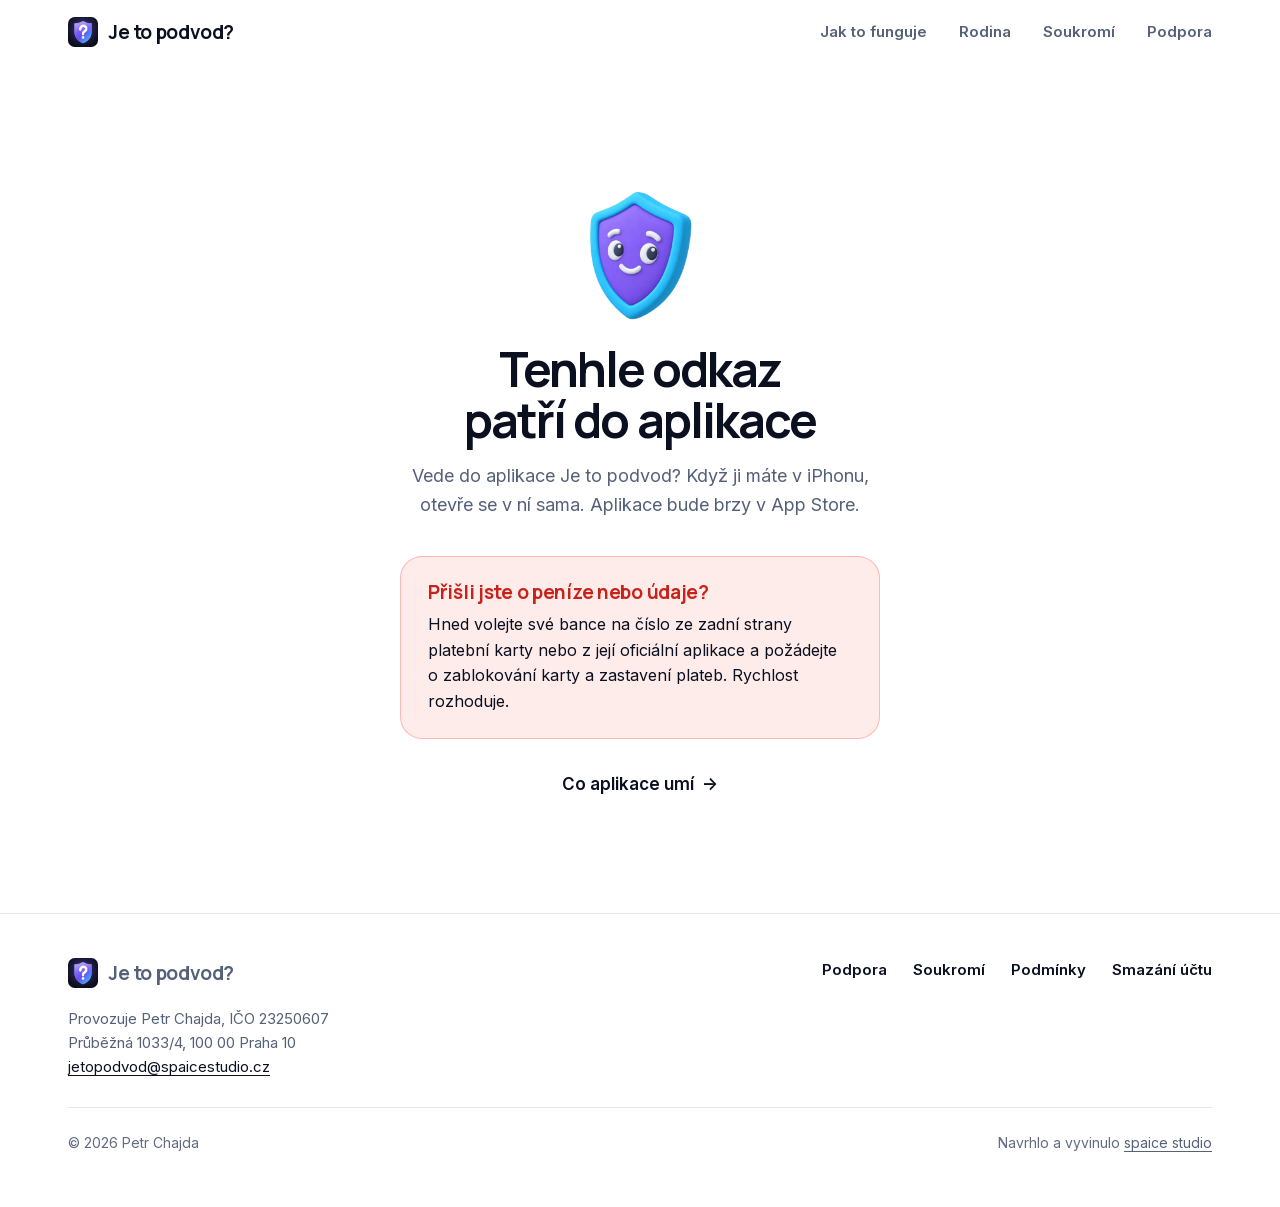
<file: odkaz/index.html>
<!doctype html>
<html lang="cs">
<head>
  <meta charset="utf-8">
  <meta name="viewport" content="width=device-width, initial-scale=1, viewport-fit=cover">
  <title>Odkaz do aplikace · Je to podvod?</title>
  <meta name="description" content="Tenhle odkaz otevírá aplikaci Je to podvod?">
  <meta name="robots" content="noindex">
  <meta name="theme-color" content="#ffffff" media="(prefers-color-scheme: light)">
  <meta name="theme-color" content="#070b17" media="(prefers-color-scheme: dark)">
  <link rel="icon" href="/favicon.ico" sizes="48x48">
  <link rel="icon" href="/favicon.svg" type="image/svg+xml">
  <link rel="apple-touch-icon" href="/apple-touch-icon.png">
  <link rel="stylesheet" href="/assets/css/site.css">
</head>
<body>
  <a class="skip" href="#obsah">Přeskočit na obsah</a>

  <header class="top" data-top>
    <div class="wrap top__in">
      <a class="brand" href="/" aria-label="Je to podvod?, úvod">
        <img src="/assets/img/app-icon.webp" alt="" width="30" height="30">
        <span>Je to podvod?</span>
      </a>
      <nav aria-label="Hlavní">
        <a class="hide-sm" href="/#jak">Jak to funguje</a>
        <a class="hide-sm" href="/#rodina">Rodina</a>
        <a href="/soukromi/">Soukromí</a>
        <a href="/podpora/">Podpora</a>
      </nav>
    </div>
  </header>

  <main id="obsah" class="handoff">
    <div class="wrap handoff__in">
      <img class="art" src="/assets/img/shield.webp" alt="" width="152" height="152">
      <h1>Tenhle odkaz patří do aplikace</h1>
      <p>Vede do aplikace Je to podvod? Když ji máte v&nbsp;iPhonu, otevře se v&nbsp;ní sama. Aplikace bude brzy v&nbsp;App Store.</p>
      <section class="urgent" aria-labelledby="hned">
        <h2 id="hned">Přišli jste o&nbsp;peníze nebo údaje?</h2>
        <p>Hned volejte své bance na číslo ze zadní strany platební karty nebo z&nbsp;její oficiální aplikace a&nbsp;požádejte o&nbsp;zablokování karty a&nbsp;zastavení plateb. Rychlost rozhoduje.</p>
      </section>
      <a class="more-link" href="/">Co aplikace umí</a>
    </div>
  </main>

  <footer class="foot">
    <div class="wrap foot__in">
      <div>
        <a class="brand" href="/"><img src="/assets/img/app-icon.webp" alt="" width="30" height="30" loading="lazy"><span>Je to podvod?</span></a>
        <address>Provozuje Petr Chajda, IČO 23250607<br>Průběžná 1033/4, 100 00 Praha 10<br><!--email_off--><a class="mail" href="mailto:jetopodvod@spaicestudio.cz">jetopodvod@spaicestudio.cz</a><!--/email_off--></address>
      </div>
      <nav aria-label="Patička">
        <ul>
          <li><a href="/podpora/">Podpora</a></li>
          <li><a href="/soukromi/">Soukromí</a></li>
          <li><a href="/podminky/">Podmínky</a></li>
          <li><a href="/smazani-uctu/">Smazání účtu</a></li>
        </ul>
      </nav>
      <p class="made"><span>© 2026 Petr Chajda</span><span>Navrhlo a&nbsp;vyvinulo <a href="https://spaicestudio.cz">spaice studio</a></span></p>
    </div>
  </footer>

  <script src="/assets/js/site.js" defer></script>
</body>
</html>
</file>
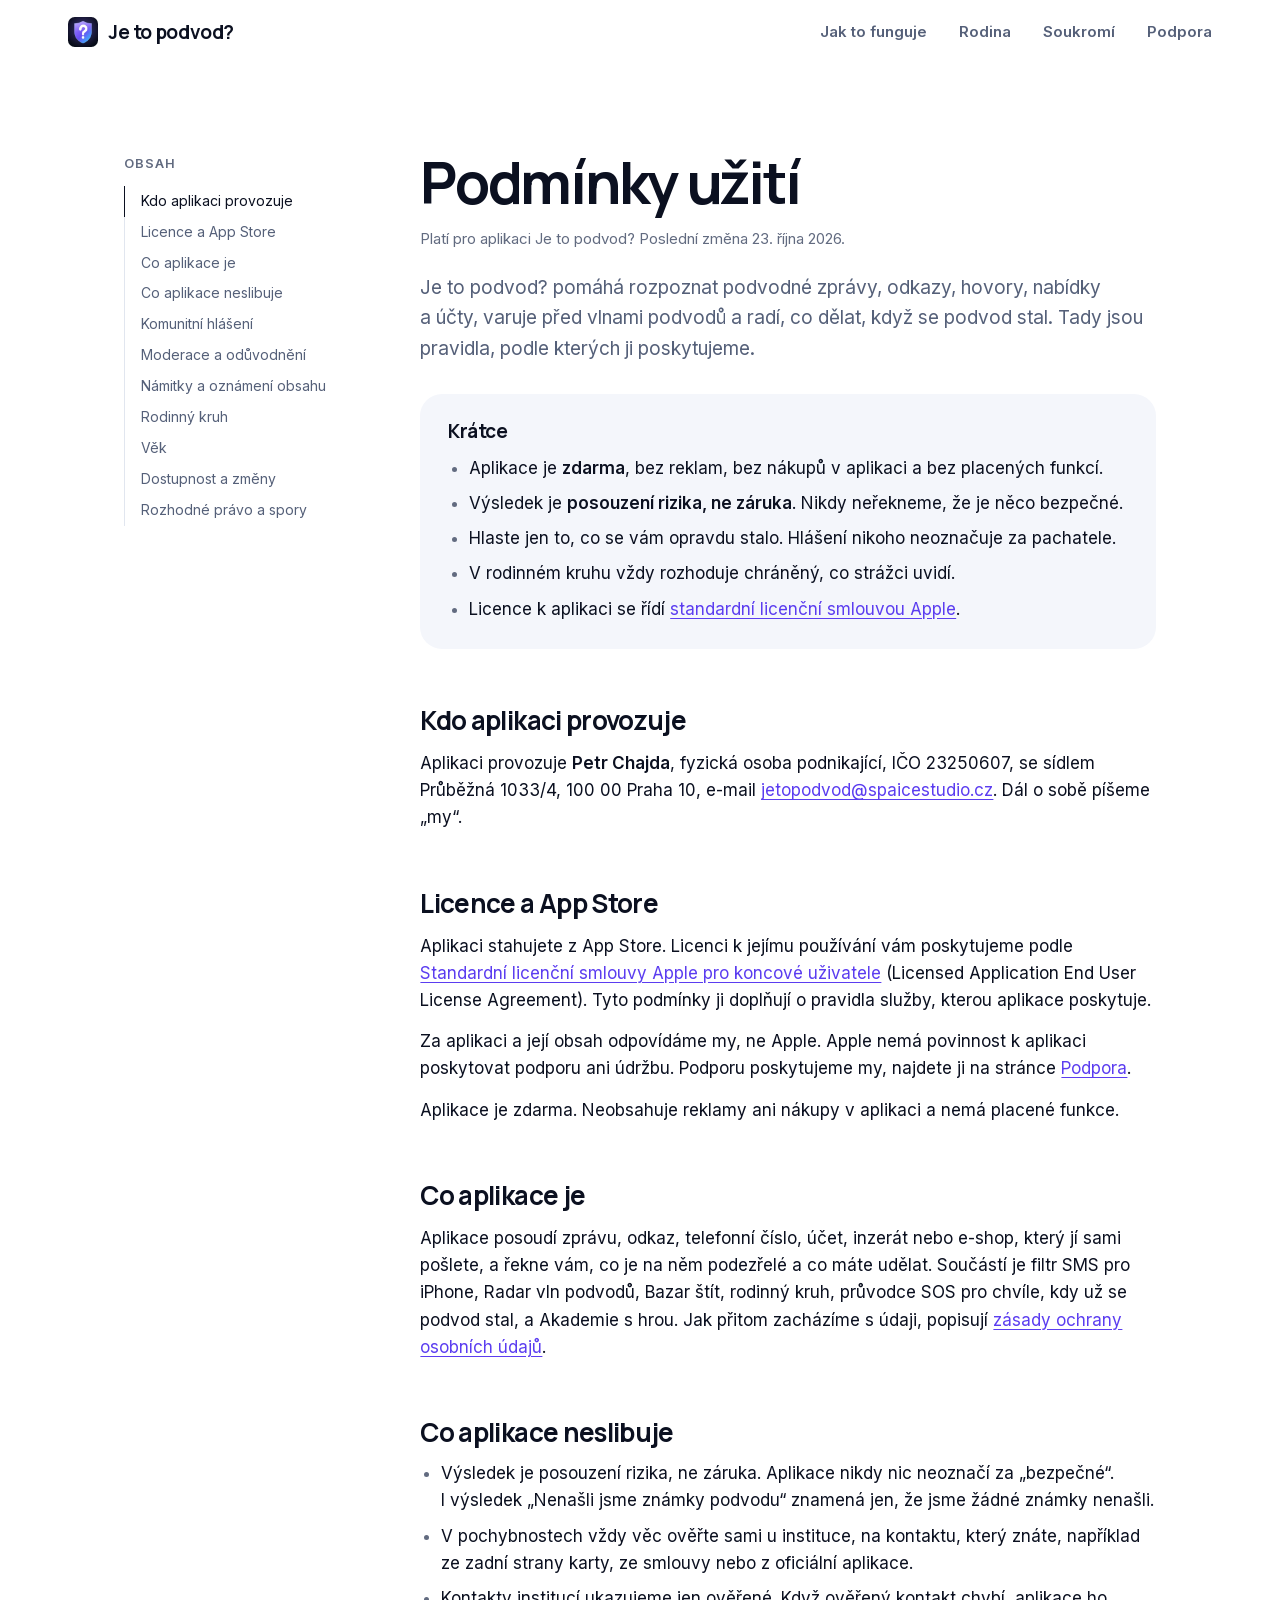
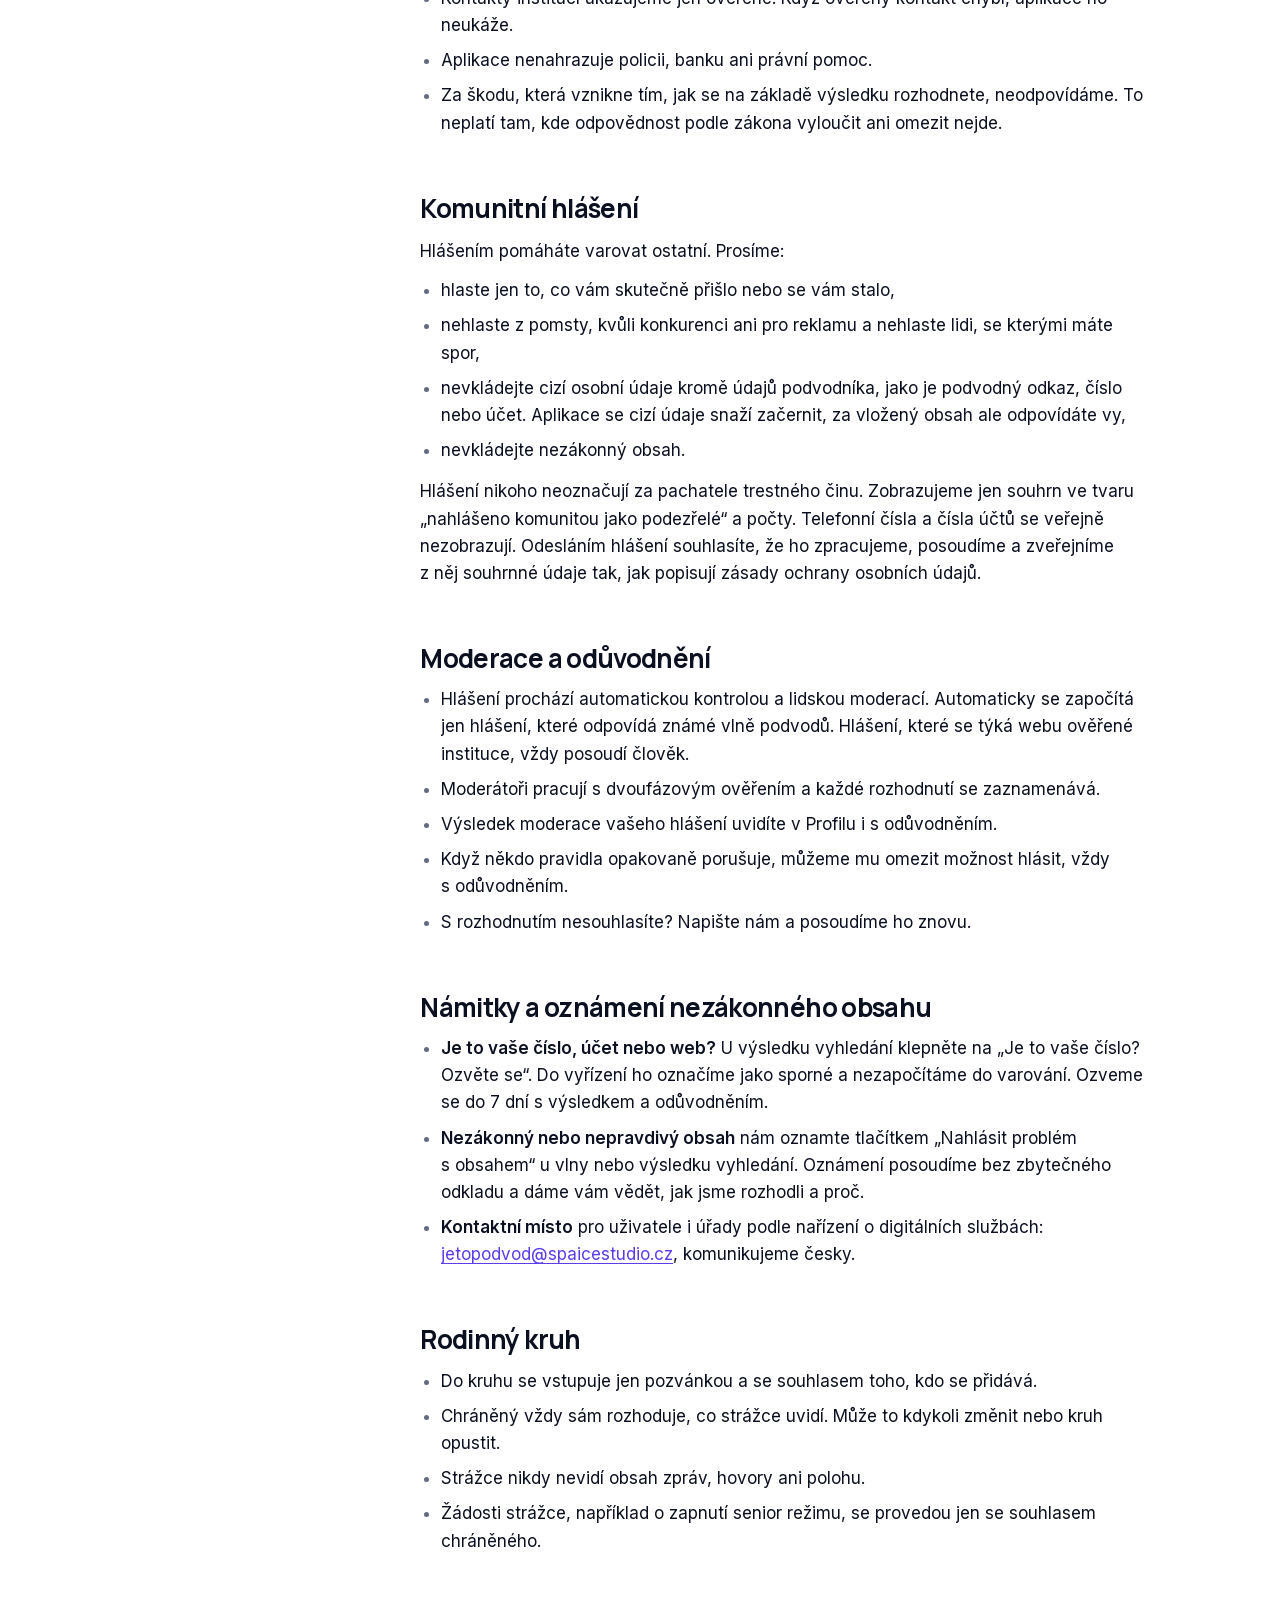
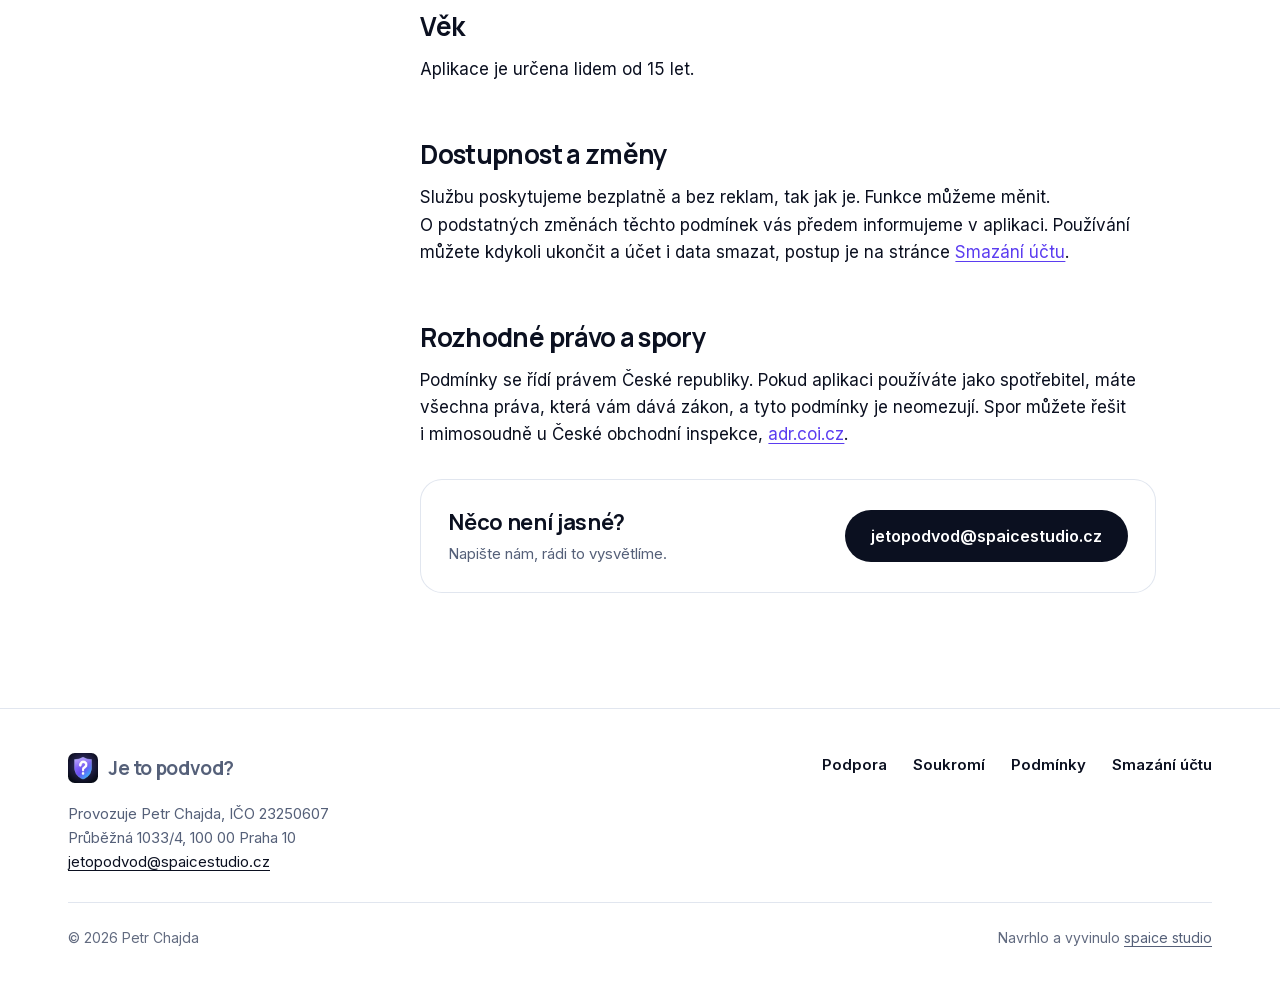
<file: podminky/index.html>
<!doctype html>
<html lang="cs">
<head>
  <meta charset="utf-8">
  <meta name="viewport" content="width=device-width, initial-scale=1, viewport-fit=cover">
  <title>Podmínky užití · Je to podvod?</title>
  <meta name="description" content="Pravidla, podle kterých poskytujeme aplikaci Je to podvod?: licence, komunitní hlášení, moderace, námitky a rodinný kruh.">
  <link rel="canonical" href="https://jetopodvod.spaicestudio.cz/podminky/">
  <meta name="theme-color" content="#ffffff" media="(prefers-color-scheme: light)">
  <meta name="theme-color" content="#070b17" media="(prefers-color-scheme: dark)">
  <meta property="og:type" content="article">
  <meta property="og:locale" content="cs_CZ">
  <meta property="og:site_name" content="Je to podvod?">
  <meta property="og:title" content="Podmínky užití · Je to podvod?">
  <meta property="og:url" content="https://jetopodvod.spaicestudio.cz/podminky/">
  <meta property="og:image" content="https://jetopodvod.spaicestudio.cz/assets/img/og.jpg">
  <link rel="icon" href="/favicon.ico" sizes="48x48">
  <link rel="icon" href="/favicon.svg" type="image/svg+xml">
  <link rel="apple-touch-icon" href="/apple-touch-icon.png">
  <link rel="preload" href="/assets/fonts/manrope-700.woff2" as="font" type="font/woff2" crossorigin>
  <link rel="preload" href="/assets/fonts/inter-400.woff2" as="font" type="font/woff2" crossorigin>
  <link rel="stylesheet" href="/assets/css/site.css">
</head>
<body>
  <a class="skip" href="#obsah">Přeskočit na obsah</a>

  <header class="top" data-top>
    <div class="wrap top__in">
      <a class="brand" href="/" aria-label="Je to podvod?, úvod">
        <img src="/assets/img/app-icon.webp" alt="" width="30" height="30">
        <span>Je to podvod?</span>
      </a>
      <nav aria-label="Hlavní">
        <a class="hide-sm" href="/#jak">Jak to funguje</a>
        <a class="hide-sm" href="/#rodina">Rodina</a>
        <a href="/soukromi/">Soukromí</a>
        <a href="/podpora/">Podpora</a>
      </nav>
    </div>
  </header>

  <main id="obsah" class="doc">
    <div class="wrap doc__grid">
      <nav class="toc" aria-label="Obsah stránky">
        <p class="label">Obsah</p>
        <ol>
          <li><a href="#provozovatel">Kdo aplikaci provozuje</a></li>
          <li><a href="#licence">Licence a&nbsp;App Store</a></li>
          <li><a href="#sluzba">Co aplikace je</a></li>
          <li><a href="#neslibuje">Co aplikace neslibuje</a></li>
          <li><a href="#hlaseni">Komunitní hlášení</a></li>
          <li><a href="#moderace">Moderace a&nbsp;odůvodnění</a></li>
          <li><a href="#namitky">Námitky a&nbsp;oznámení obsahu</a></li>
          <li><a href="#rodina">Rodinný kruh</a></li>
          <li><a href="#vek">Věk</a></li>
          <li><a href="#zmeny">Dostupnost a&nbsp;změny</a></li>
          <li><a href="#pravo">Rozhodné právo a&nbsp;spory</a></li>
        </ol>
      </nav>

      <article>
        <h1>Podmínky užití</h1>
        <p class="meta">Platí pro aplikaci Je to podvod? Poslední změna 23. října 2026.</p>
        <p class="lead">Je to podvod? pomáhá rozpoznat podvodné zprávy, odkazy, hovory, nabídky a&nbsp;účty, varuje před vlnami podvodů a&nbsp;radí, co dělat, když se podvod stal. Tady jsou pravidla, podle kterých ji poskytujeme.</p>

        <section class="summary" aria-labelledby="kratce">
          <h2 id="kratce">Krátce</h2>
          <ul>
            <li>Aplikace je <strong>zdarma</strong>, bez reklam, bez nákupů v&nbsp;aplikaci a&nbsp;bez placených funkcí.</li>
            <li>Výsledek je <strong>posouzení rizika, ne záruka</strong>. Nikdy neřekneme, že je něco bezpečné.</li>
            <li>Hlaste jen to, co se vám opravdu stalo. Hlášení nikoho neoznačuje za pachatele.</li>
            <li>V&nbsp;rodinném kruhu vždy rozhoduje chráněný, co strážci uvidí.</li>
            <li>Licence k&nbsp;aplikaci se řídí <a href="https://www.apple.com/legal/internet-services/itunes/dev/stdeula/">standardní licenční smlouvou Apple</a>.</li>
          </ul>
        </section>

        <h2 id="provozovatel">Kdo aplikaci provozuje</h2>
        <p>Aplikaci provozuje <strong>Petr Chajda</strong>, fyzická osoba podnikající, IČO 23250607, se sídlem Průběžná 1033/4, 100 00 Praha 10, e-mail <!--email_off--><a href="mailto:jetopodvod@spaicestudio.cz">jetopodvod@spaicestudio.cz</a><!--/email_off-->. Dál o&nbsp;sobě píšeme „my“.</p>

        <h2 id="licence">Licence a&nbsp;App Store</h2>
        <p>Aplikaci stahujete z&nbsp;App Store. Licenci k&nbsp;jejímu používání vám poskytujeme podle <a href="https://www.apple.com/legal/internet-services/itunes/dev/stdeula/">Standardní licenční smlouvy Apple pro koncové uživatele</a> (Licensed Application End User License Agreement). Tyto podmínky ji doplňují o&nbsp;pravidla služby, kterou aplikace poskytuje.</p>
        <p>Za aplikaci a&nbsp;její obsah odpovídáme my, ne Apple. Apple nemá povinnost k&nbsp;aplikaci poskytovat podporu ani údržbu. Podporu poskytujeme my, najdete ji na stránce <a href="/podpora/">Podpora</a>.</p>
        <p>Aplikace je zdarma. Neobsahuje reklamy ani nákupy v&nbsp;aplikaci a&nbsp;nemá placené funkce.</p>

        <h2 id="sluzba">Co aplikace je</h2>
        <p>Aplikace posoudí zprávu, odkaz, telefonní číslo, účet, inzerát nebo e-shop, který jí sami pošlete, a&nbsp;řekne vám, co je na něm podezřelé a&nbsp;co máte udělat. Součástí je filtr SMS pro iPhone, Radar vln podvodů, Bazar štít, rodinný kruh, průvodce SOS pro chvíle, kdy už se podvod stal, a&nbsp;Akademie s&nbsp;hrou. Jak přitom zacházíme s&nbsp;údaji, popisují <a href="/soukromi/">zásady ochrany osobních údajů</a>.</p>

        <h2 id="neslibuje">Co aplikace neslibuje</h2>
        <ul>
          <li>Výsledek je posouzení rizika, ne záruka. Aplikace nikdy nic neoznačí za „bezpečné“. I&nbsp;výsledek „Nenašli jsme známky podvodu“ znamená jen, že jsme žádné známky nenašli.</li>
          <li>V&nbsp;pochybnostech vždy věc ověřte sami u&nbsp;instituce, na kontaktu, který znáte, například ze zadní strany karty, ze smlouvy nebo z&nbsp;oficiální aplikace.</li>
          <li>Kontakty institucí ukazujeme jen ověřené. Když ověřený kontakt chybí, aplikace ho neukáže.</li>
          <li>Aplikace nenahrazuje policii, banku ani právní pomoc.</li>
          <li>Za škodu, která vznikne tím, jak se na základě výsledku rozhodnete, neodpovídáme. To neplatí tam, kde odpovědnost podle zákona vyloučit ani omezit nejde.</li>
        </ul>

        <h2 id="hlaseni">Komunitní hlášení</h2>
        <p>Hlášením pomáháte varovat ostatní. Prosíme:</p>
        <ul>
          <li>hlaste jen to, co vám skutečně přišlo nebo se vám stalo,</li>
          <li>nehlaste z&nbsp;pomsty, kvůli konkurenci ani pro reklamu a&nbsp;nehlaste lidi, se kterými máte spor,</li>
          <li>nevkládejte cizí osobní údaje kromě údajů podvodníka, jako je podvodný odkaz, číslo nebo účet. Aplikace se cizí údaje snaží začernit, za vložený obsah ale odpovídáte vy,</li>
          <li>nevkládejte nezákonný obsah.</li>
        </ul>
        <p>Hlášení nikoho neoznačují za pachatele trestného činu. Zobrazujeme jen souhrn ve tvaru „nahlášeno komunitou jako podezřelé“ a&nbsp;počty. Telefonní čísla a&nbsp;čísla účtů se veřejně nezobrazují. Odesláním hlášení souhlasíte, že ho zpracujeme, posoudíme a&nbsp;zveřejníme z&nbsp;něj souhrnné údaje tak, jak popisují zásady ochrany osobních údajů.</p>

        <h2 id="moderace">Moderace a&nbsp;odůvodnění</h2>
        <ul>
          <li>Hlášení prochází automatickou kontrolou a&nbsp;lidskou moderací. Automaticky se započítá jen hlášení, které odpovídá známé vlně podvodů. Hlášení, které se týká webu ověřené instituce, vždy posoudí člověk.</li>
          <li>Moderátoři pracují s&nbsp;dvoufázovým ověřením a&nbsp;každé rozhodnutí se zaznamenává.</li>
          <li>Výsledek moderace vašeho hlášení uvidíte v&nbsp;Profilu i&nbsp;s odůvodněním.</li>
          <li>Když někdo pravidla opakovaně porušuje, můžeme mu omezit možnost hlásit, vždy s&nbsp;odůvodněním.</li>
          <li>S&nbsp;rozhodnutím nesouhlasíte? Napište nám a&nbsp;posoudíme ho znovu.</li>
        </ul>

        <h2 id="namitky">Námitky a&nbsp;oznámení nezákonného obsahu</h2>
        <ul>
          <li><strong>Je to vaše číslo, účet nebo web?</strong> U&nbsp;výsledku vyhledání klepněte na „Je to vaše číslo? Ozvěte se“. Do vyřízení ho označíme jako sporné a&nbsp;nezapočítáme do varování. Ozveme se do 7&nbsp;dní s&nbsp;výsledkem a&nbsp;odůvodněním.</li>
          <li><strong>Nezákonný nebo nepravdivý obsah</strong> nám oznamte tlačítkem „Nahlásit problém s&nbsp;obsahem“ u&nbsp;vlny nebo výsledku vyhledání. Oznámení posoudíme bez zbytečného odkladu a&nbsp;dáme vám vědět, jak jsme rozhodli a&nbsp;proč.</li>
          <li><strong>Kontaktní místo</strong> pro uživatele i&nbsp;úřady podle nařízení o&nbsp;digitálních službách: <!--email_off--><a href="mailto:jetopodvod@spaicestudio.cz">jetopodvod@spaicestudio.cz</a><!--/email_off-->, komunikujeme česky.</li>
        </ul>

        <h2 id="rodina">Rodinný kruh</h2>
        <ul>
          <li>Do kruhu se vstupuje jen pozvánkou a&nbsp;se souhlasem toho, kdo se přidává.</li>
          <li>Chráněný vždy sám rozhoduje, co strážce uvidí. Může to kdykoli změnit nebo kruh opustit.</li>
          <li>Strážce nikdy nevidí obsah zpráv, hovory ani polohu.</li>
          <li>Žádosti strážce, například o&nbsp;zapnutí senior režimu, se provedou jen se souhlasem chráněného.</li>
        </ul>

        <h2 id="vek">Věk</h2>
        <p>Aplikace je určena lidem od 15&nbsp;let.</p>

        <h2 id="zmeny">Dostupnost a&nbsp;změny</h2>
        <p>Službu poskytujeme bezplatně a&nbsp;bez reklam, tak jak je. Funkce můžeme měnit. O&nbsp;podstatných změnách těchto podmínek vás předem informujeme v&nbsp;aplikaci. Používání můžete kdykoli ukončit a&nbsp;účet i&nbsp;data smazat, postup je na stránce <a href="/smazani-uctu/">Smazání účtu</a>.</p>

        <h2 id="pravo">Rozhodné právo a&nbsp;spory</h2>
        <p>Podmínky se řídí právem České republiky. Pokud aplikaci používáte jako spotřebitel, máte všechna práva, která vám dává zákon, a&nbsp;tyto podmínky je neomezují. Spor můžete řešit i&nbsp;mimosoudně u&nbsp;České obchodní inspekce, <a href="https://adr.coi.cz">adr.coi.cz</a>.</p>

        <div class="contact">
          <div><strong>Něco není jasné?</strong><span>Napište nám, rádi to vysvětlíme.</span></div>
          <!--email_off--><a class="btn btn--ink" href="mailto:jetopodvod@spaicestudio.cz">jetopodvod@spaicestudio.cz</a><!--/email_off-->
        </div>
      </article>
    </div>
  </main>

  <footer class="foot">
    <div class="wrap foot__in">
      <div>
        <a class="brand" href="/"><img src="/assets/img/app-icon.webp" alt="" width="30" height="30" loading="lazy"><span>Je to podvod?</span></a>
        <address>Provozuje Petr Chajda, IČO 23250607<br>Průběžná 1033/4, 100 00 Praha 10<br><!--email_off--><a class="mail" href="mailto:jetopodvod@spaicestudio.cz">jetopodvod@spaicestudio.cz</a><!--/email_off--></address>
      </div>
      <nav aria-label="Patička">
        <ul>
          <li><a href="/podpora/">Podpora</a></li>
          <li><a href="/soukromi/">Soukromí</a></li>
          <li><a href="/podminky/" aria-current="page">Podmínky</a></li>
          <li><a href="/smazani-uctu/">Smazání účtu</a></li>
        </ul>
      </nav>
      <p class="made"><span>© 2026 Petr Chajda</span><span>Navrhlo a&nbsp;vyvinulo <a href="https://spaicestudio.cz">spaice studio</a></span></p>
    </div>
  </footer>

  <script src="/assets/js/site.js" defer></script>
</body>
</html>
</file>
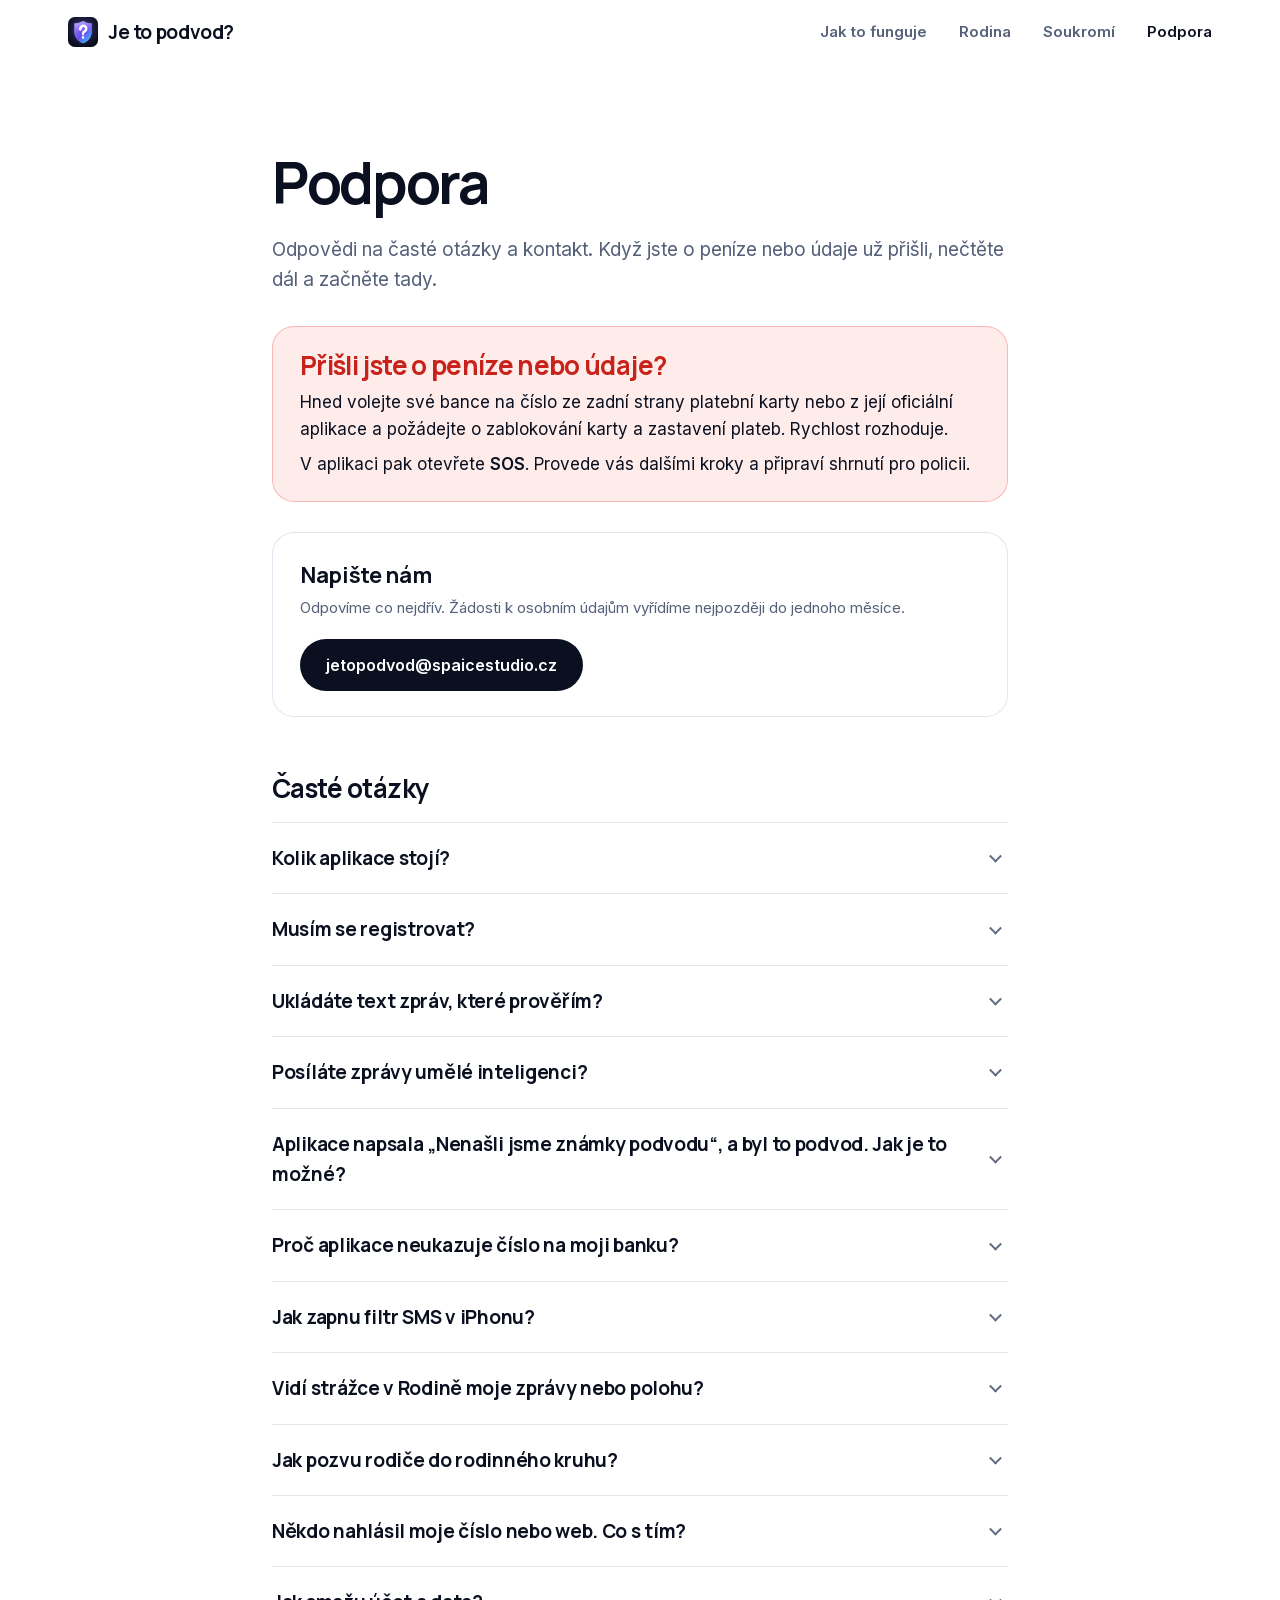
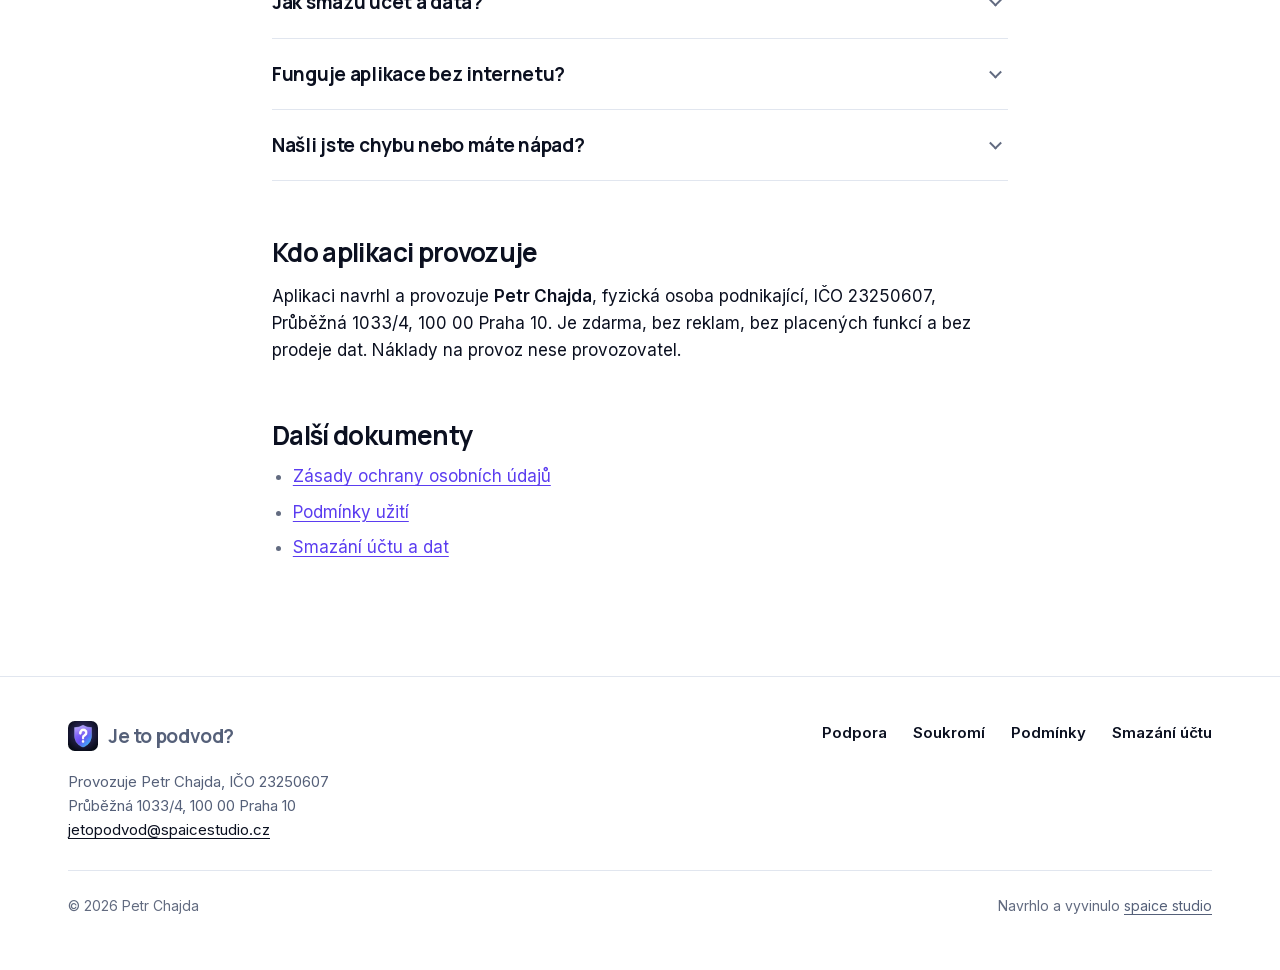
<file: podpora/index.html>
<!doctype html>
<html lang="cs">
<head>
  <meta charset="utf-8">
  <meta name="viewport" content="width=device-width, initial-scale=1, viewport-fit=cover">
  <title>Podpora · Je to podvod?</title>
  <meta name="description" content="Časté otázky k aplikaci Je to podvod? a kontakt. Přišli jste o peníze? Hned volejte bance na číslo ze zadní strany karty.">
  <link rel="canonical" href="https://jetopodvod.spaicestudio.cz/podpora/">
  <meta name="theme-color" content="#ffffff" media="(prefers-color-scheme: light)">
  <meta name="theme-color" content="#070b17" media="(prefers-color-scheme: dark)">
  <meta property="og:type" content="website">
  <meta property="og:locale" content="cs_CZ">
  <meta property="og:site_name" content="Je to podvod?">
  <meta property="og:title" content="Podpora · Je to podvod?">
  <meta property="og:url" content="https://jetopodvod.spaicestudio.cz/podpora/">
  <meta property="og:image" content="https://jetopodvod.spaicestudio.cz/assets/img/og.jpg">
  <link rel="icon" href="/favicon.ico" sizes="48x48">
  <link rel="icon" href="/favicon.svg" type="image/svg+xml">
  <link rel="apple-touch-icon" href="/apple-touch-icon.png">
  <link rel="preload" href="/assets/fonts/manrope-700.woff2" as="font" type="font/woff2" crossorigin>
  <link rel="preload" href="/assets/fonts/inter-400.woff2" as="font" type="font/woff2" crossorigin>
  <link rel="stylesheet" href="/assets/css/site.css">
</head>
<body>
  <a class="skip" href="#obsah">Přeskočit na obsah</a>

  <header class="top" data-top>
    <div class="wrap top__in">
      <a class="brand" href="/" aria-label="Je to podvod?, úvod">
        <img src="/assets/img/app-icon.webp" alt="" width="30" height="30">
        <span>Je to podvod?</span>
      </a>
      <nav aria-label="Hlavní">
        <a class="hide-sm" href="/#jak">Jak to funguje</a>
        <a class="hide-sm" href="/#rodina">Rodina</a>
        <a href="/soukromi/">Soukromí</a>
        <a href="/podpora/" aria-current="page">Podpora</a>
      </nav>
    </div>
  </header>

  <main id="obsah" class="doc">
    <div class="wrap doc__grid doc__grid--single">
      <article>
        <h1>Podpora</h1>
        <p class="lead">Odpovědi na časté otázky a&nbsp;kontakt. Když jste o&nbsp;peníze nebo údaje už přišli, nečtěte dál a&nbsp;začněte tady.</p>

        <section class="urgent" aria-labelledby="hned">
          <h2 id="hned">Přišli jste o&nbsp;peníze nebo údaje?</h2>
          <p>Hned volejte své bance na číslo ze zadní strany platební karty nebo z&nbsp;její oficiální aplikace a&nbsp;požádejte o&nbsp;zablokování karty a&nbsp;zastavení plateb. Rychlost rozhoduje.</p>
          <p>V&nbsp;aplikaci pak otevřete <span class="path">SOS</span>. Provede vás dalšími kroky a&nbsp;připraví shrnutí pro policii.</p>
        </section>

        <div class="contact">
          <div><strong>Napište nám</strong><span>Odpovíme co nejdřív. Žádosti k&nbsp;osobním údajům vyřídíme nejpozději do jednoho měsíce.</span></div>
          <!--email_off--><a class="btn btn--ink" href="mailto:jetopodvod@spaicestudio.cz">jetopodvod@spaicestudio.cz</a><!--/email_off-->
        </div>

        <h2 id="otazky">Časté otázky</h2>
        <div class="faq">
          <details>
            <summary>Kolik aplikace stojí?</summary>
            <div><p>Nic. Je zdarma, bez reklam, bez nákupů v&nbsp;aplikaci, bez placených funkcí a&nbsp;bez prodeje dat.</p></div>
          </details>
          <details>
            <summary>Musím se registrovat?</summary>
            <div><p>Ne. Aplikace si na pozadí založí anonymní účet bez e-mailu a&nbsp;telefonu. Pokud chcete, aby vám rodinný kruh a&nbsp;hlášení vydržely přeinstalaci nebo nový telefon, zapněte si zálohu v <span class="path">Profil → Záloha účtu</span>. Stačí e-mail, heslo nepotřebujete, pošleme vám kód.</p></div>
          </details>
          <details>
            <summary>Ukládáte text zpráv, které prověřím?</summary>
            <div><p>Ne. Zprávu nejdřív posoudí telefon a&nbsp;pro úplnou kontrolu krátce náš server. Text se nikde neukládá, ani v&nbsp;telefonu, ani na serveru. Zůstane jen výsledek a&nbsp;otisk, ze kterého text zrekonstruovat nejde.</p></div>
          </details>
          <details>
            <summary>Posíláte zprávy umělé inteligenci?</summary>
            <div><p>Jen některé. Když si pravidla nejsou jistá nebo když klepnete na „Mám přesto pochybnost“, posoudí text i&nbsp;model Claude od společnosti Anthropic. Dostane jen text a&nbsp;odkazy nebo čísla z&nbsp;něj, nikdy vaši identitu. Anthropic data z&nbsp;našich dotazů nepoužívá k&nbsp;trénování a&nbsp;maže je do 30&nbsp;dnů. Podrobnosti najdete v <a href="/soukromi/#ai">zásadách ochrany osobních údajů</a>.</p></div>
          </details>
          <details>
            <summary>Aplikace napsala „Nenašli jsme známky podvodu“, a&nbsp;byl to podvod. Jak je to možné?</summary>
            <div><p>Kontrola je posouzení rizika, ne záruka. Podvodníci mění triky každý týden. Proto i&nbsp;u výsledku bez známek platí: kódy z&nbsp;SMS, PIN ani údaje karty nikomu nedávejte a&nbsp;banku nebo úřad ověřte na čísle, které sami znáte. Hodně nám pomůže, když u&nbsp;výsledku odpovíte na otázku „Byl to opravdu podvod?“.</p></div>
          </details>
          <details>
            <summary>Proč aplikace neukazuje číslo na moji banku?</summary>
            <div><p>Kontakty bank a&nbsp;institucí ukazujeme jen tehdy, když jsme je ověřili. Neověřené číslo by mohlo být podvržené. Číslo na svou banku najdete na zadní straně platební karty nebo v&nbsp;oficiální aplikaci banky.</p></div>
          </details>
          <details>
            <summary>Jak zapnu filtr SMS v&nbsp;iPhonu?</summary>
            <div>
              <ol>
                <li>Otevřete <span class="path">Nastavení → Aplikace → Zprávy</span>.</li>
                <li>Klepněte na „Neznámí a&nbsp;spam“ a&nbsp;zapněte „Filtrovat neznámé odesílatele“.</li>
                <li>V&nbsp;části „Filtrování SMS“ vyberte „Je to podvod?“.</li>
              </ol>
              <p>Názvy se podle verze iOS mohou mírně lišit. Filtr pak dostává jen SMS od čísel mimo vaše kontakty a&nbsp;jasný podvod přesune do složky Nevyžádané. Nic nemaže.</p>
            </div>
          </details>
          <details>
            <summary>Vidí strážce v&nbsp;Rodině moje zprávy nebo polohu?</summary>
            <div><p>Ne. Strážce uvidí jen to, co chráněný sám povolí: že prověřil zprávu a&nbsp;vyšla jako podvod, bez jejího obsahu, že stiskl „Volá mi někdo divný“ nebo spustil SOS a&nbsp;stav ochrany. Zprávy, hovory, polohu ani historii prohlížení nevidí nikdy.</p></div>
          </details>
          <details>
            <summary>Jak pozvu rodiče do rodinného kruhu?</summary>
            <div><p>V&nbsp;záložce Rodina založte rodinný kruh a&nbsp;vytvořte pozvánku. Pošlete ji odkazem, nebo nechte rodiče naskenovat QR kód. Na druhém telefonu stačí otevřít <span class="path">Rodina → Mám pozvánku</span> a&nbsp;zadat kód. Pozvánka platí 7&nbsp;dní a&nbsp;jen pro jednoho člověka.</p></div>
          </details>
          <details>
            <summary>Někdo nahlásil moje číslo nebo web. Co s&nbsp;tím?</summary>
            <div><p>Vyhledejte ho v&nbsp;aplikaci v <span class="path">Profil → Hledat v&nbsp;hlášeních</span> a&nbsp;u výsledku klepněte na „Je to vaše číslo? Ozvěte se“. Do vyřízení ho označíme jako sporné a&nbsp;nezapočítáme do varování. Ozveme se do 7&nbsp;dní s&nbsp;výsledkem a&nbsp;odůvodněním.</p></div>
          </details>
          <details>
            <summary>Jak smažu účet a&nbsp;data?</summary>
            <div><p>V&nbsp;aplikaci: <span class="path">Profil → Soukromí → Smazat účet a&nbsp;data</span>. Předtím si data můžete stáhnout tamtéž přes „Stáhnout moje data“. Co se smaže a&nbsp;co zůstane bez vazby na vás, popisuje stránka <a href="/smazani-uctu/">Smazání účtu</a>.</p></div>
          </details>
          <details>
            <summary>Funguje aplikace bez internetu?</summary>
            <div><p>Částečně. Bez připojení zprávu posoudí pravidla přímo v&nbsp;telefonu a&nbsp;funguje i&nbsp;SOS, Akademie a&nbsp;hra. Radar, rodinný kruh, hlášení a&nbsp;úplná kontrola na serveru potřebují internet.</p></div>
          </details>
          <details>
            <summary>Našli jste chybu nebo máte nápad?</summary>
            <div><p>Napište nám na <!--email_off--><a href="mailto:jetopodvod@spaicestudio.cz">jetopodvod@spaicestudio.cz</a><!--/email_off-->. Do zprávy prosím nevkládejte čísla karet, hesla ani celé texty podezřelých zpráv s&nbsp;vašimi údaji.</p></div>
          </details>
        </div>

        <h2 id="provozovatel">Kdo aplikaci provozuje</h2>
        <p>Aplikaci navrhl a&nbsp;provozuje <strong>Petr Chajda</strong>, fyzická osoba podnikající, IČO 23250607, Průběžná 1033/4, 100 00 Praha 10. Je zdarma, bez reklam, bez placených funkcí a&nbsp;bez prodeje dat. Náklady na provoz nese provozovatel.</p>

        <h2 id="dokumenty">Další dokumenty</h2>
        <ul>
          <li><a href="/soukromi/">Zásady ochrany osobních údajů</a></li>
          <li><a href="/podminky/">Podmínky užití</a></li>
          <li><a href="/smazani-uctu/">Smazání účtu a&nbsp;dat</a></li>
        </ul>
      </article>
    </div>
  </main>

  <footer class="foot">
    <div class="wrap foot__in">
      <div>
        <a class="brand" href="/"><img src="/assets/img/app-icon.webp" alt="" width="30" height="30" loading="lazy"><span>Je to podvod?</span></a>
        <address>Provozuje Petr Chajda, IČO 23250607<br>Průběžná 1033/4, 100 00 Praha 10<br><!--email_off--><a class="mail" href="mailto:jetopodvod@spaicestudio.cz">jetopodvod@spaicestudio.cz</a><!--/email_off--></address>
      </div>
      <nav aria-label="Patička">
        <ul>
          <li><a href="/podpora/" aria-current="page">Podpora</a></li>
          <li><a href="/soukromi/">Soukromí</a></li>
          <li><a href="/podminky/">Podmínky</a></li>
          <li><a href="/smazani-uctu/">Smazání účtu</a></li>
        </ul>
      </nav>
      <p class="made"><span>© 2026 Petr Chajda</span><span>Navrhlo a&nbsp;vyvinulo <a href="https://spaicestudio.cz">spaice studio</a></span></p>
    </div>
  </footer>

  <script src="/assets/js/site.js" defer></script>
</body>
</html>
</file>
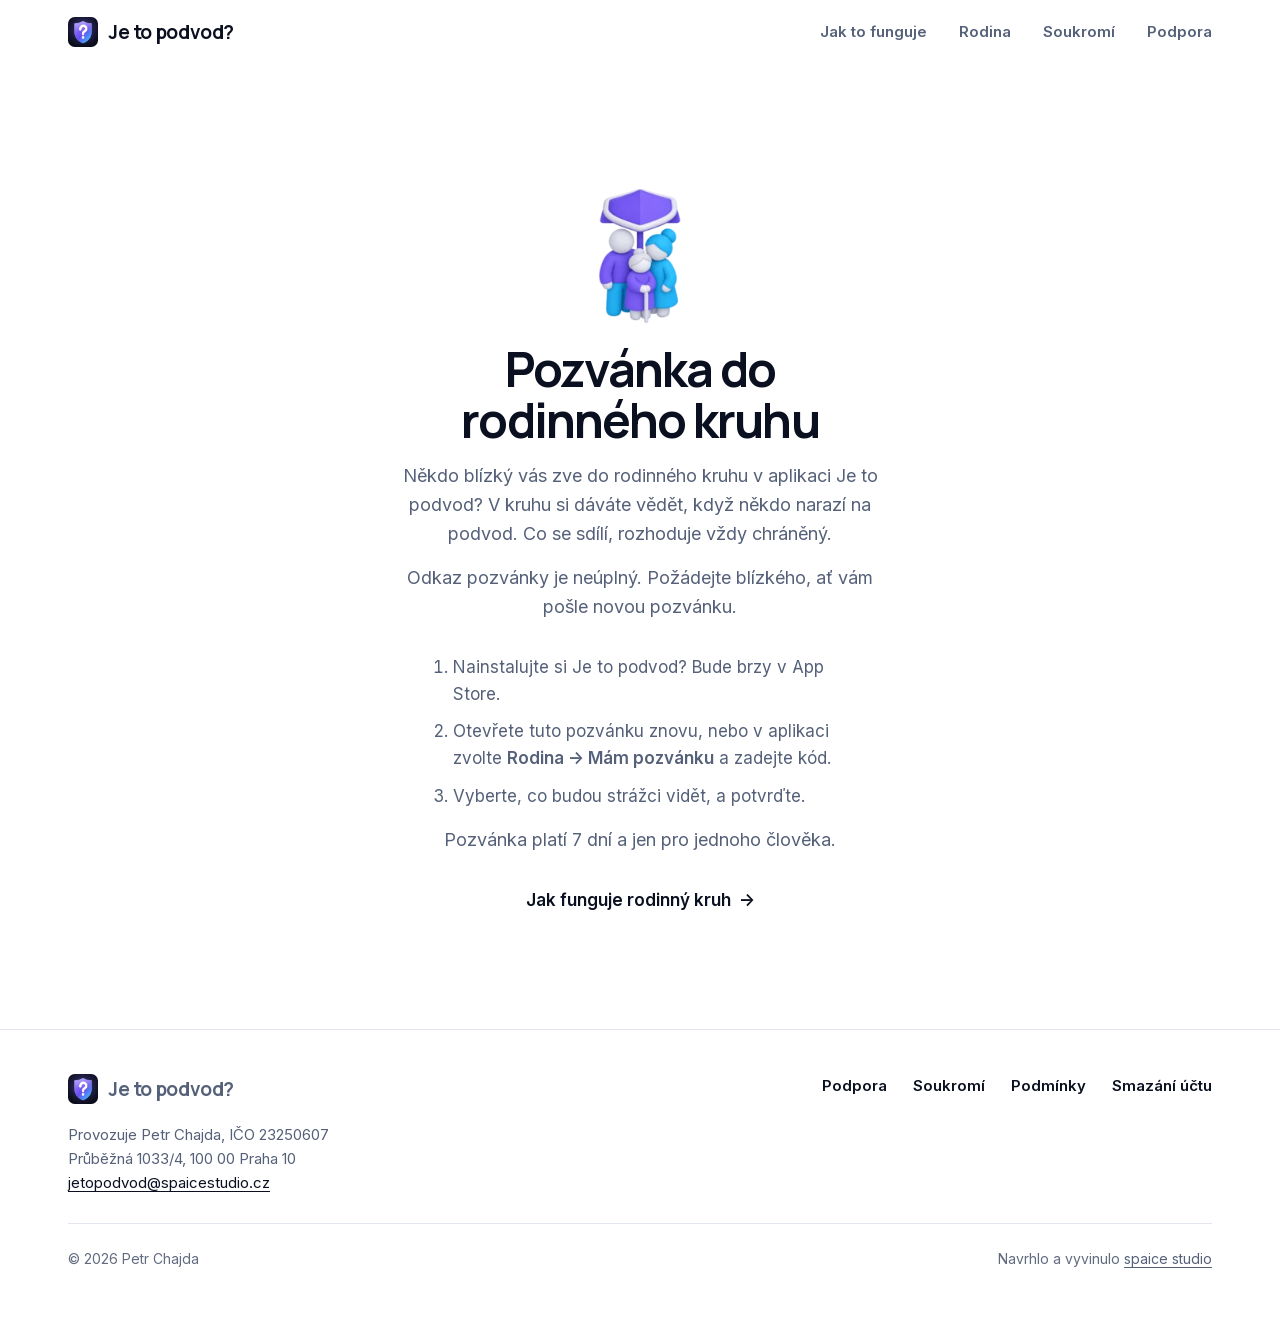
<file: pozvanka/index.html>
<!doctype html>
<html lang="cs">
<head>
  <meta charset="utf-8">
  <meta name="viewport" content="width=device-width, initial-scale=1, viewport-fit=cover">
  <title>Pozvánka do rodinného kruhu · Je to podvod?</title>
  <meta name="description" content="Někdo blízký vás zve do rodinného kruhu v aplikaci Je to podvod?">
  <meta name="robots" content="noindex">
  <meta name="theme-color" content="#ffffff" media="(prefers-color-scheme: light)">
  <meta name="theme-color" content="#070b17" media="(prefers-color-scheme: dark)">
  <link rel="icon" href="/favicon.ico" sizes="48x48">
  <link rel="icon" href="/favicon.svg" type="image/svg+xml">
  <link rel="apple-touch-icon" href="/apple-touch-icon.png">
  <link rel="stylesheet" href="/assets/css/site.css">
</head>
<body>
  <a class="skip" href="#obsah">Přeskočit na obsah</a>

  <header class="top" data-top>
    <div class="wrap top__in">
      <a class="brand" href="/" aria-label="Je to podvod?, úvod">
        <img src="/assets/img/app-icon.webp" alt="" width="30" height="30">
        <span>Je to podvod?</span>
      </a>
      <nav aria-label="Hlavní">
        <a class="hide-sm" href="/#jak">Jak to funguje</a>
        <a class="hide-sm" href="/#rodina">Rodina</a>
        <a href="/soukromi/">Soukromí</a>
        <a href="/podpora/">Podpora</a>
      </nav>
    </div>
  </header>

  <main id="obsah" class="handoff">
    <div class="wrap handoff__in">
      <img class="art" src="/assets/img/f-family.webp" alt="" width="152" height="152">
      <h1>Pozvánka do rodinného kruhu</h1>
      <p>Někdo blízký vás zve do rodinného kruhu v&nbsp;aplikaci Je to podvod? V&nbsp;kruhu si dáváte vědět, když někdo narazí na podvod. Co se sdílí, rozhoduje vždy chráněný.</p>

      <div data-invite-valid hidden>
        <p class="code" data-invite-code><span class="sr-only">Kód pozvánky: </span><span data-code></span><button type="button" data-copy>Kopírovat</button></p>
      </div>
      <p data-invite-invalid hidden>Odkaz pozvánky je neúplný. Požádejte blízkého, ať vám pošle novou pozvánku.</p>

      <ol>
        <li>Nainstalujte si Je to podvod? Bude brzy v&nbsp;App Store.</li>
        <li>Otevřete tuto pozvánku znovu, nebo v&nbsp;aplikaci zvolte <span class="path">Rodina → Mám pozvánku</span> a&nbsp;zadejte kód.</li>
        <li>Vyberte, co budou strážci vidět, a&nbsp;potvrďte.</li>
      </ol>
      <p class="fine">Pozvánka platí 7&nbsp;dní a&nbsp;jen pro jednoho člověka.</p>
      <a class="more-link" href="/#rodina">Jak funguje rodinný kruh</a>
    </div>
  </main>

  <footer class="foot">
    <div class="wrap foot__in">
      <div>
        <a class="brand" href="/"><img src="/assets/img/app-icon.webp" alt="" width="30" height="30" loading="lazy"><span>Je to podvod?</span></a>
        <address>Provozuje Petr Chajda, IČO 23250607<br>Průběžná 1033/4, 100 00 Praha 10<br><!--email_off--><a class="mail" href="mailto:jetopodvod@spaicestudio.cz">jetopodvod@spaicestudio.cz</a><!--/email_off--></address>
      </div>
      <nav aria-label="Patička">
        <ul>
          <li><a href="/podpora/">Podpora</a></li>
          <li><a href="/soukromi/">Soukromí</a></li>
          <li><a href="/podminky/">Podmínky</a></li>
          <li><a href="/smazani-uctu/">Smazání účtu</a></li>
        </ul>
      </nav>
      <p class="made"><span>© 2026 Petr Chajda</span><span>Navrhlo a&nbsp;vyvinulo <a href="https://spaicestudio.cz">spaice studio</a></span></p>
    </div>
  </footer>

  <script src="/assets/js/site.js" defer></script>
</body>
</html>
</file>
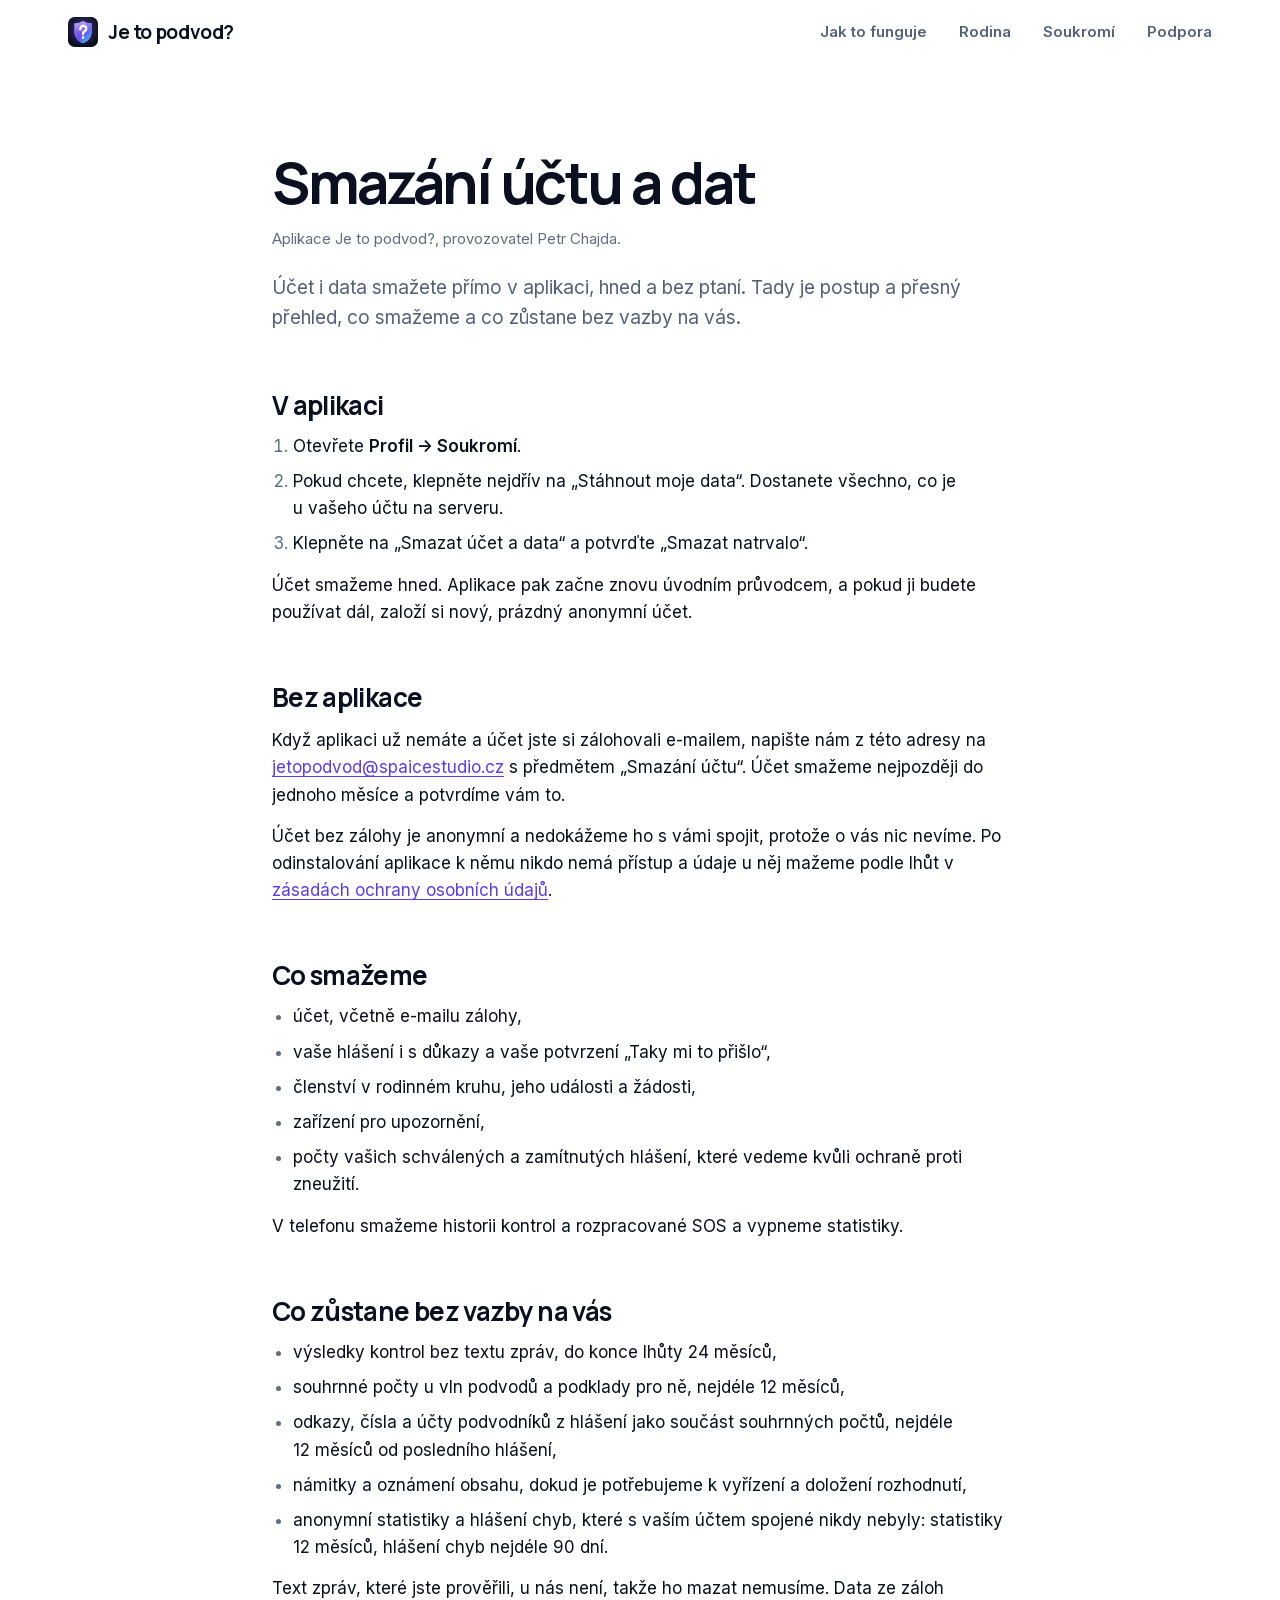
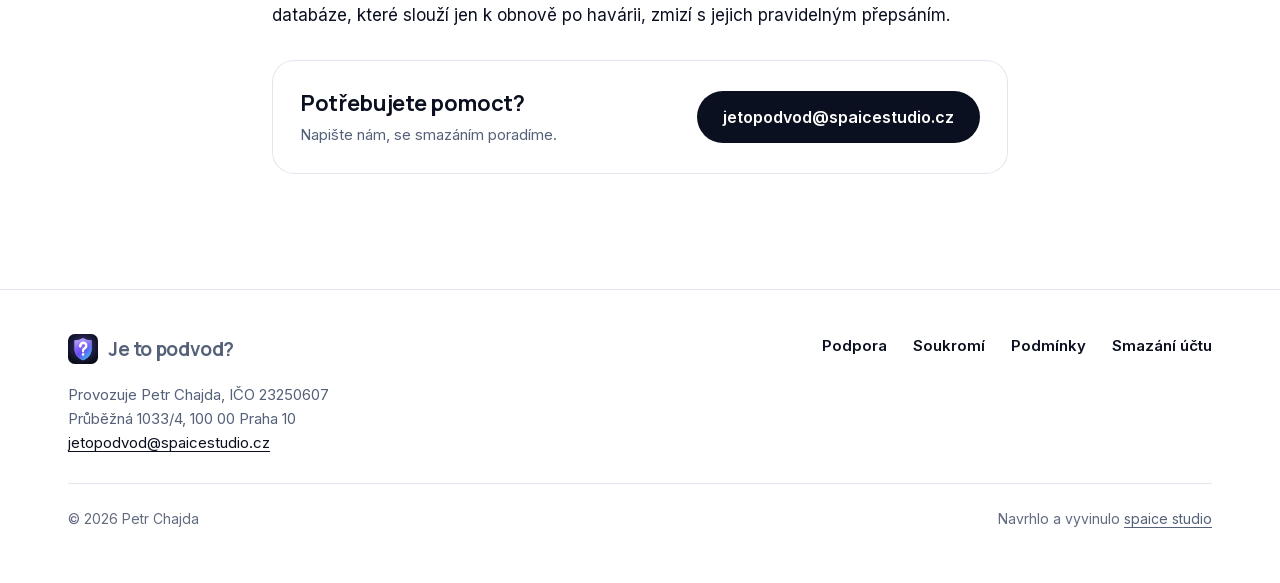
<file: smazani-uctu/index.html>
<!doctype html>
<html lang="cs">
<head>
  <meta charset="utf-8">
  <meta name="viewport" content="width=device-width, initial-scale=1, viewport-fit=cover">
  <title>Smazání účtu a dat · Je to podvod?</title>
  <meta name="description" content="Jak smazat účet a data v aplikaci Je to podvod?, co smažeme hned a co zůstane bez vazby na vás.">
  <link rel="canonical" href="https://jetopodvod.spaicestudio.cz/smazani-uctu/">
  <meta name="theme-color" content="#ffffff" media="(prefers-color-scheme: light)">
  <meta name="theme-color" content="#070b17" media="(prefers-color-scheme: dark)">
  <meta property="og:type" content="article">
  <meta property="og:locale" content="cs_CZ">
  <meta property="og:site_name" content="Je to podvod?">
  <meta property="og:title" content="Smazání účtu a dat · Je to podvod?">
  <meta property="og:url" content="https://jetopodvod.spaicestudio.cz/smazani-uctu/">
  <meta property="og:image" content="https://jetopodvod.spaicestudio.cz/assets/img/og.jpg">
  <link rel="icon" href="/favicon.ico" sizes="48x48">
  <link rel="icon" href="/favicon.svg" type="image/svg+xml">
  <link rel="apple-touch-icon" href="/apple-touch-icon.png">
  <link rel="preload" href="/assets/fonts/manrope-700.woff2" as="font" type="font/woff2" crossorigin>
  <link rel="preload" href="/assets/fonts/inter-400.woff2" as="font" type="font/woff2" crossorigin>
  <link rel="stylesheet" href="/assets/css/site.css">
</head>
<body>
  <a class="skip" href="#obsah">Přeskočit na obsah</a>

  <header class="top" data-top>
    <div class="wrap top__in">
      <a class="brand" href="/" aria-label="Je to podvod?, úvod">
        <img src="/assets/img/app-icon.webp" alt="" width="30" height="30">
        <span>Je to podvod?</span>
      </a>
      <nav aria-label="Hlavní">
        <a class="hide-sm" href="/#jak">Jak to funguje</a>
        <a class="hide-sm" href="/#rodina">Rodina</a>
        <a href="/soukromi/">Soukromí</a>
        <a href="/podpora/">Podpora</a>
      </nav>
    </div>
  </header>

  <main id="obsah" class="doc">
    <div class="wrap doc__grid doc__grid--single">
      <article>
        <h1>Smazání účtu a&nbsp;dat</h1>
        <p class="meta">Aplikace Je to podvod?, provozovatel Petr Chajda.</p>
        <p class="lead">Účet i&nbsp;data smažete přímo v&nbsp;aplikaci, hned a&nbsp;bez ptaní. Tady je postup a&nbsp;přesný přehled, co smažeme a&nbsp;co zůstane bez vazby na vás.</p>

        <h2 id="v-aplikaci">V&nbsp;aplikaci</h2>
        <ol>
          <li>Otevřete <span class="path">Profil → Soukromí</span>.</li>
          <li>Pokud chcete, klepněte nejdřív na „Stáhnout moje data“. Dostanete všechno, co je u&nbsp;vašeho účtu na serveru.</li>
          <li>Klepněte na „Smazat účet a&nbsp;data“ a&nbsp;potvrďte „Smazat natrvalo“.</li>
        </ol>
        <p>Účet smažeme hned. Aplikace pak začne znovu úvodním průvodcem, a&nbsp;pokud ji budete používat dál, založí si nový, prázdný anonymní účet.</p>

        <h2 id="bez-aplikace">Bez aplikace</h2>
        <p>Když aplikaci už nemáte a&nbsp;účet jste si zálohovali e-mailem, napište nám z&nbsp;této adresy na <!--email_off--><a href="mailto:jetopodvod@spaicestudio.cz?subject=Smaz%C3%A1n%C3%AD%20%C3%BA%C4%8Dtu">jetopodvod@spaicestudio.cz</a><!--/email_off--> s&nbsp;předmětem „Smazání účtu“. Účet smažeme nejpozději do jednoho měsíce a&nbsp;potvrdíme vám to.</p>
        <p>Účet bez zálohy je anonymní a&nbsp;nedokážeme ho s&nbsp;vámi spojit, protože o&nbsp;vás nic nevíme. Po odinstalování aplikace k&nbsp;němu nikdo nemá přístup a&nbsp;údaje u&nbsp;něj mažeme podle lhůt v <a href="/soukromi/#lhuty">zásadách ochrany osobních údajů</a>.</p>

        <h2 id="smazeme">Co smažeme</h2>
        <ul>
          <li>účet, včetně e-mailu zálohy,</li>
          <li>vaše hlášení i&nbsp;s důkazy a&nbsp;vaše potvrzení „Taky mi to přišlo“,</li>
          <li>členství v&nbsp;rodinném kruhu, jeho události a&nbsp;žádosti,</li>
          <li>zařízení pro upozornění,</li>
          <li>počty vašich schválených a&nbsp;zamítnutých hlášení, které vedeme kvůli ochraně proti zneužití.</li>
        </ul>
        <p>V&nbsp;telefonu smažeme historii kontrol a&nbsp;rozpracované SOS a&nbsp;vypneme statistiky.</p>

        <h2 id="zustane">Co zůstane bez vazby na vás</h2>
        <ul>
          <li>výsledky kontrol bez textu zpráv, do konce lhůty 24&nbsp;měsíců,</li>
          <li>souhrnné počty u&nbsp;vln podvodů a&nbsp;podklady pro ně, nejdéle 12&nbsp;měsíců,</li>
          <li>odkazy, čísla a&nbsp;účty podvodníků z&nbsp;hlášení jako součást souhrnných počtů, nejdéle 12&nbsp;měsíců od posledního hlášení,</li>
          <li>námitky a&nbsp;oznámení obsahu, dokud je potřebujeme k&nbsp;vyřízení a&nbsp;doložení rozhodnutí,</li>
          <li>anonymní statistiky a&nbsp;hlášení chyb, které s&nbsp;vaším účtem spojené nikdy nebyly: statistiky 12&nbsp;měsíců, hlášení chyb nejdéle 90&nbsp;dní.</li>
        </ul>
        <p>Text zpráv, které jste prověřili, u&nbsp;nás není, takže ho mazat nemusíme. Data ze záloh databáze, které slouží jen k&nbsp;obnově po havárii, zmizí s&nbsp;jejich pravidelným přepsáním.</p>

        <div class="contact">
          <div><strong>Potřebujete pomoct?</strong><span>Napište nám, se smazáním poradíme.</span></div>
          <!--email_off--><a class="btn btn--ink" href="mailto:jetopodvod@spaicestudio.cz">jetopodvod@spaicestudio.cz</a><!--/email_off-->
        </div>
      </article>
    </div>
  </main>

  <footer class="foot">
    <div class="wrap foot__in">
      <div>
        <a class="brand" href="/"><img src="/assets/img/app-icon.webp" alt="" width="30" height="30" loading="lazy"><span>Je to podvod?</span></a>
        <address>Provozuje Petr Chajda, IČO 23250607<br>Průběžná 1033/4, 100 00 Praha 10<br><!--email_off--><a class="mail" href="mailto:jetopodvod@spaicestudio.cz">jetopodvod@spaicestudio.cz</a><!--/email_off--></address>
      </div>
      <nav aria-label="Patička">
        <ul>
          <li><a href="/podpora/">Podpora</a></li>
          <li><a href="/soukromi/">Soukromí</a></li>
          <li><a href="/podminky/">Podmínky</a></li>
          <li><a href="/smazani-uctu/" aria-current="page">Smazání účtu</a></li>
        </ul>
      </nav>
      <p class="made"><span>© 2026 Petr Chajda</span><span>Navrhlo a&nbsp;vyvinulo <a href="https://spaicestudio.cz">spaice studio</a></span></p>
    </div>
  </footer>

  <script src="/assets/js/site.js" defer></script>
</body>
</html>
</file>
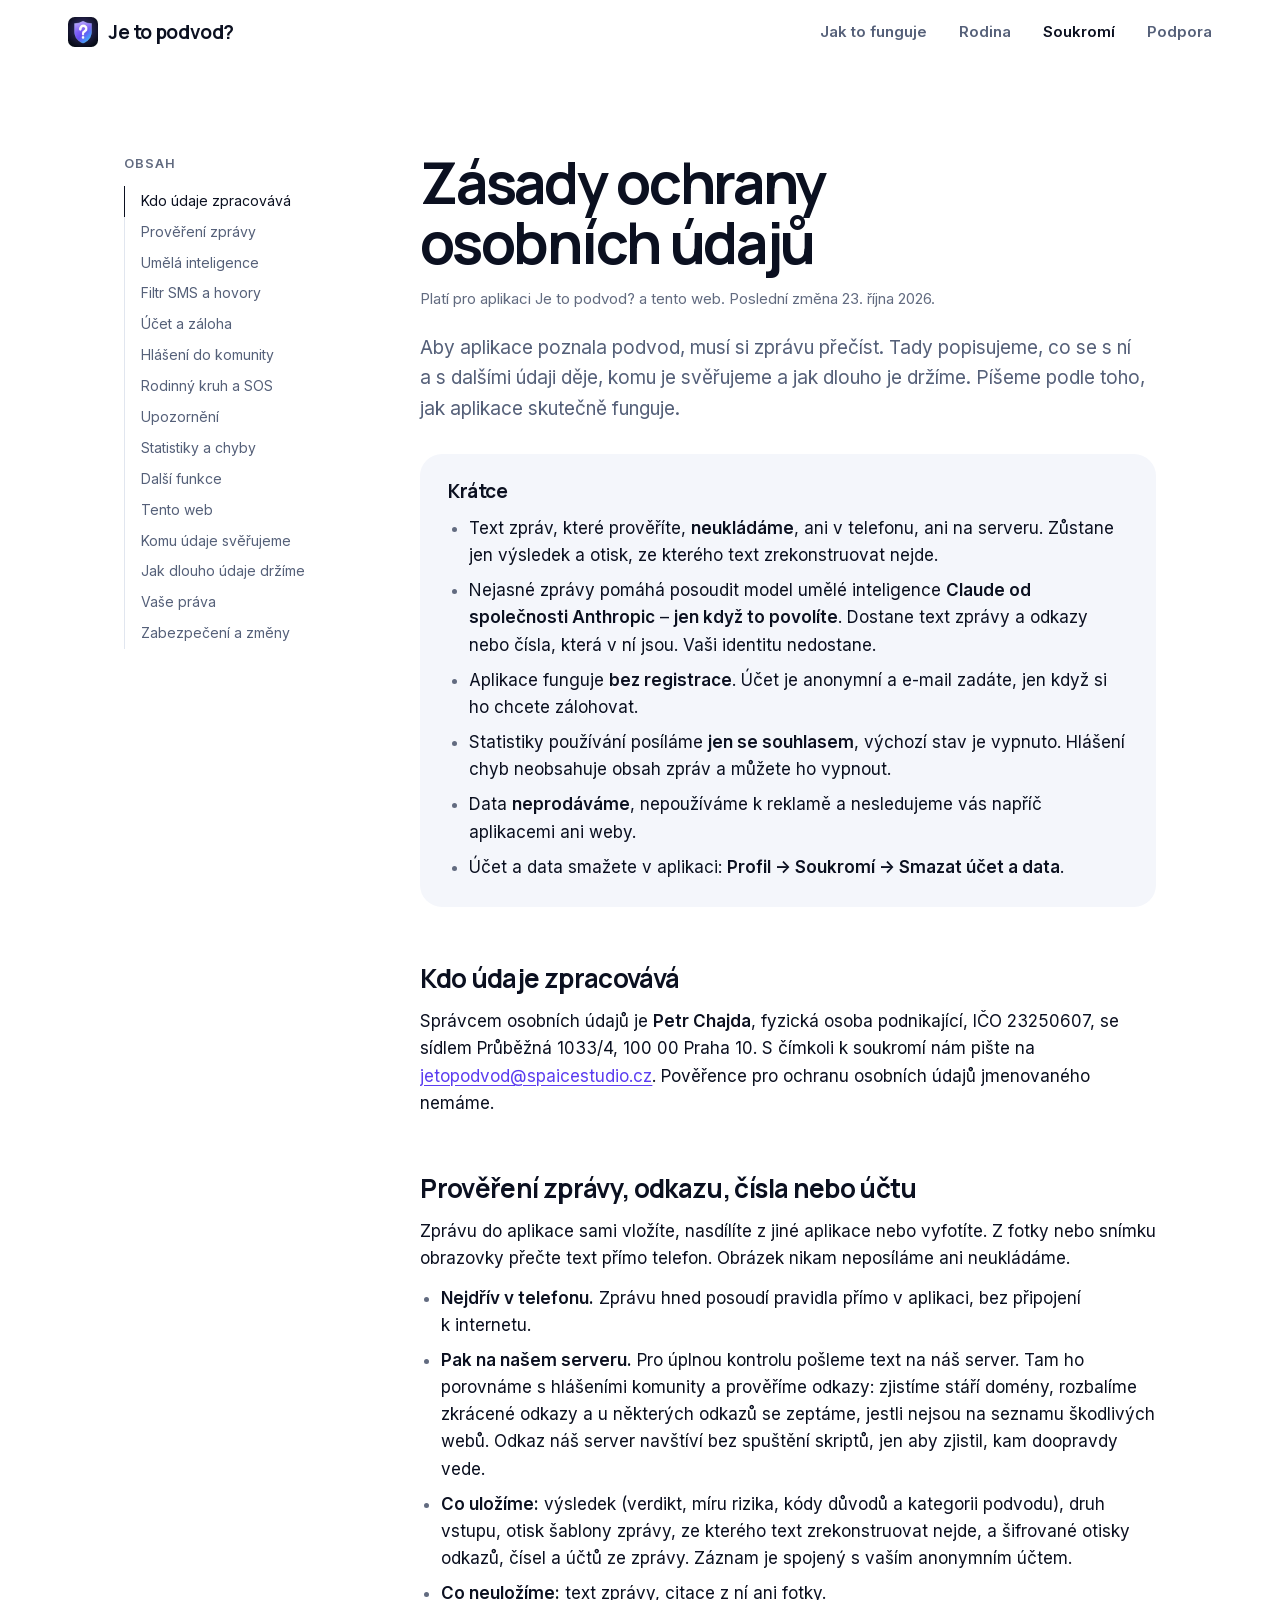
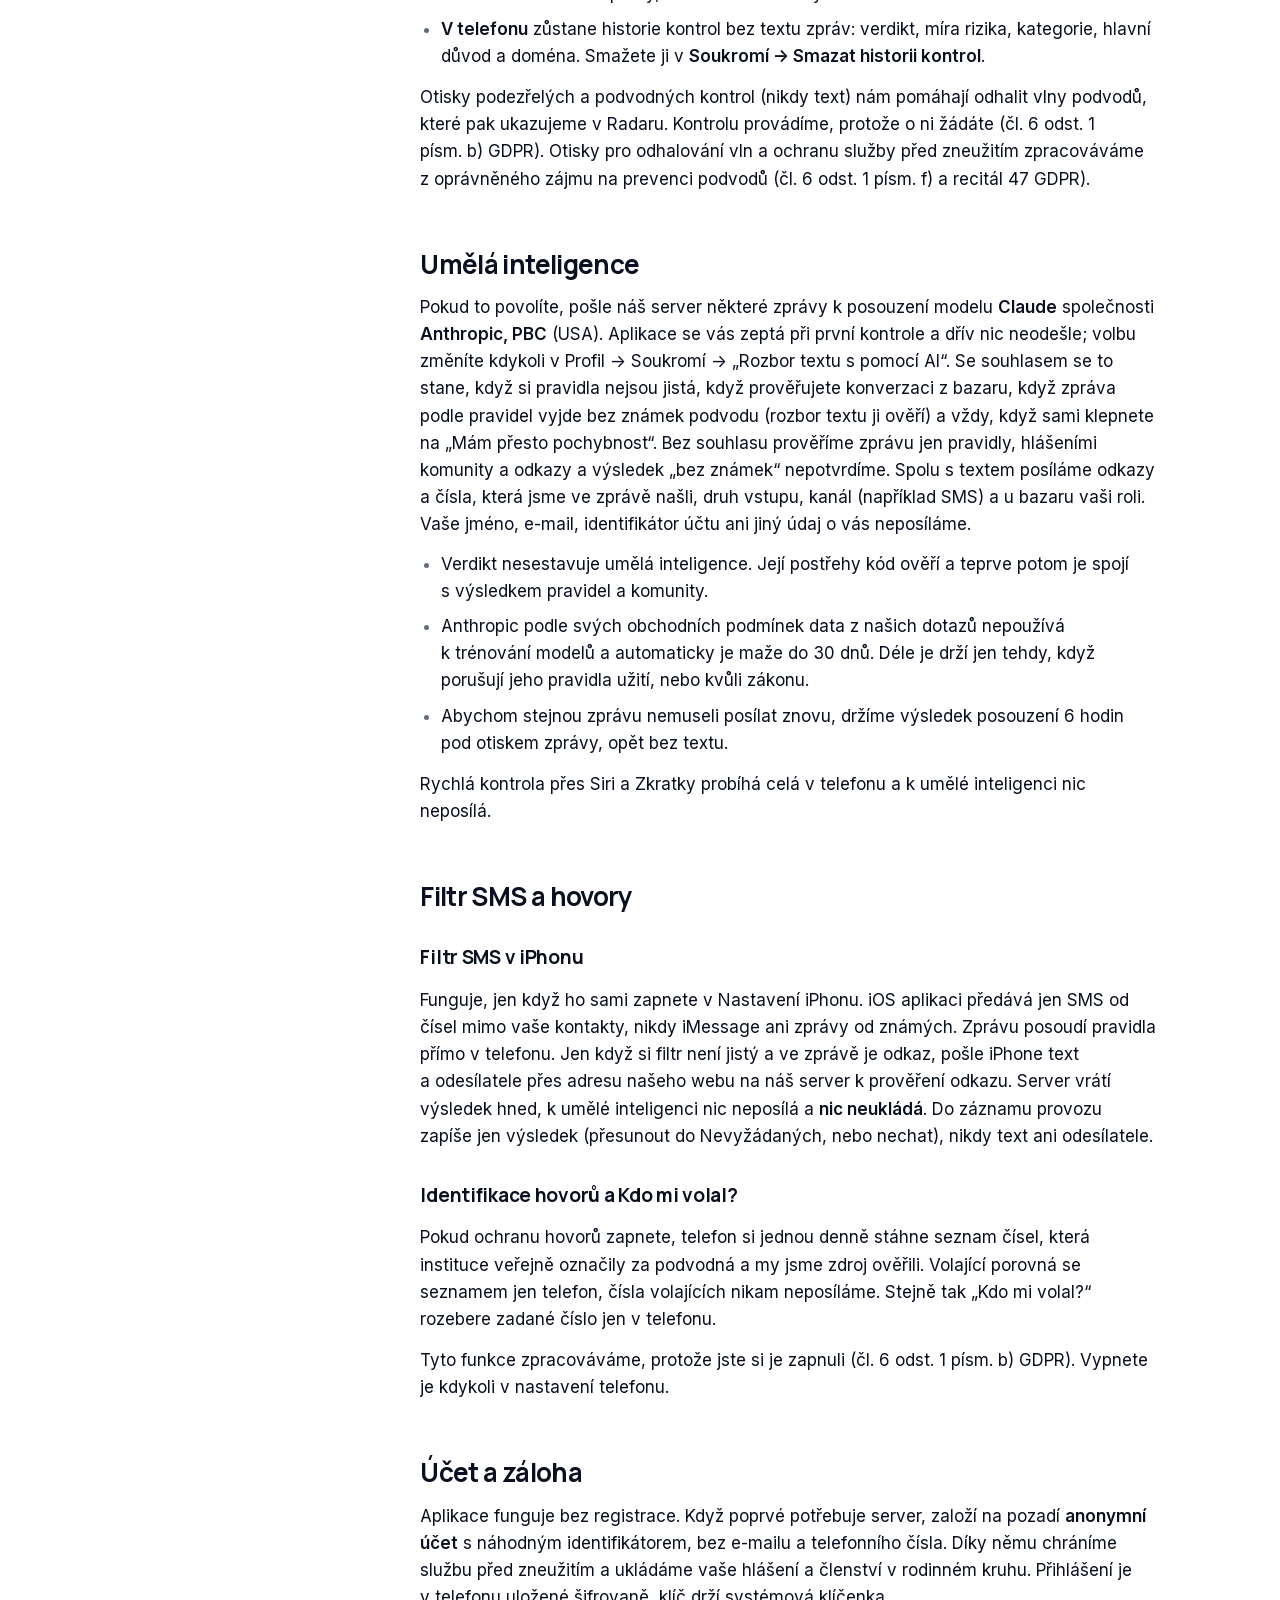
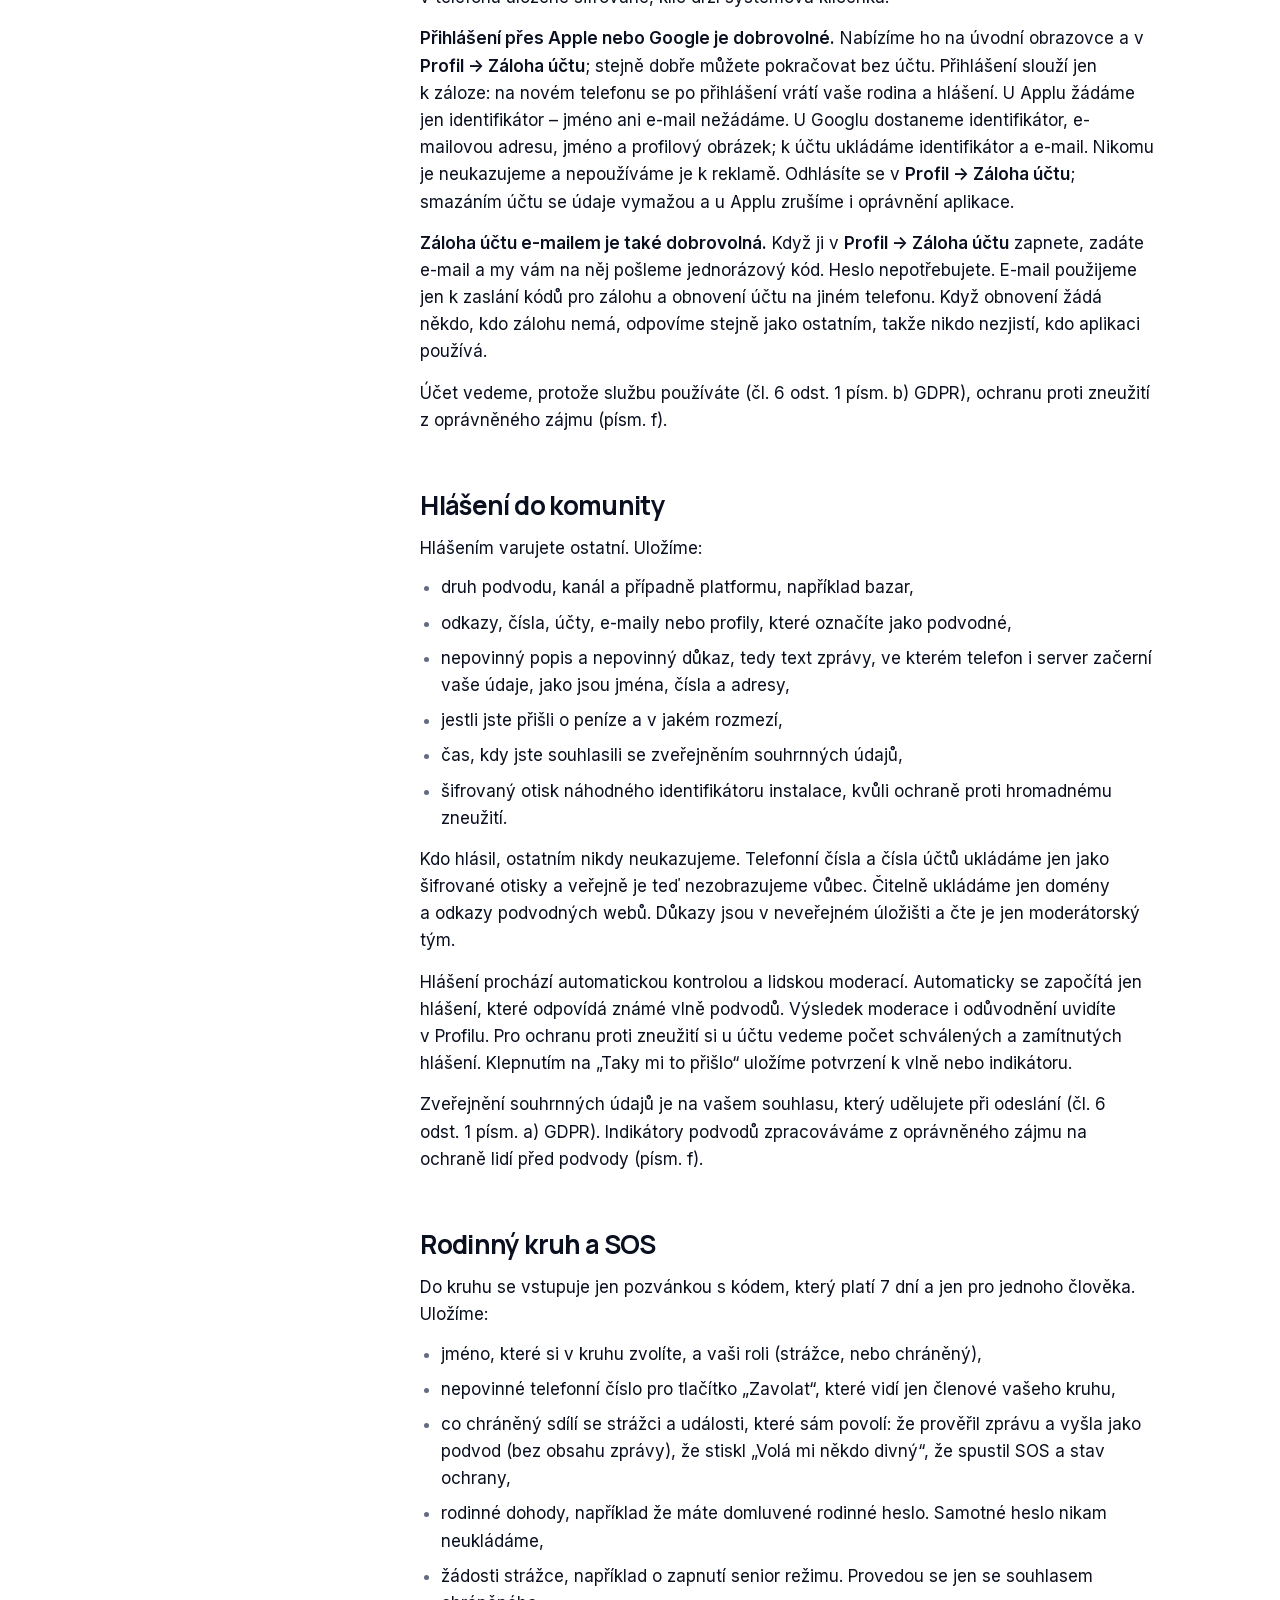
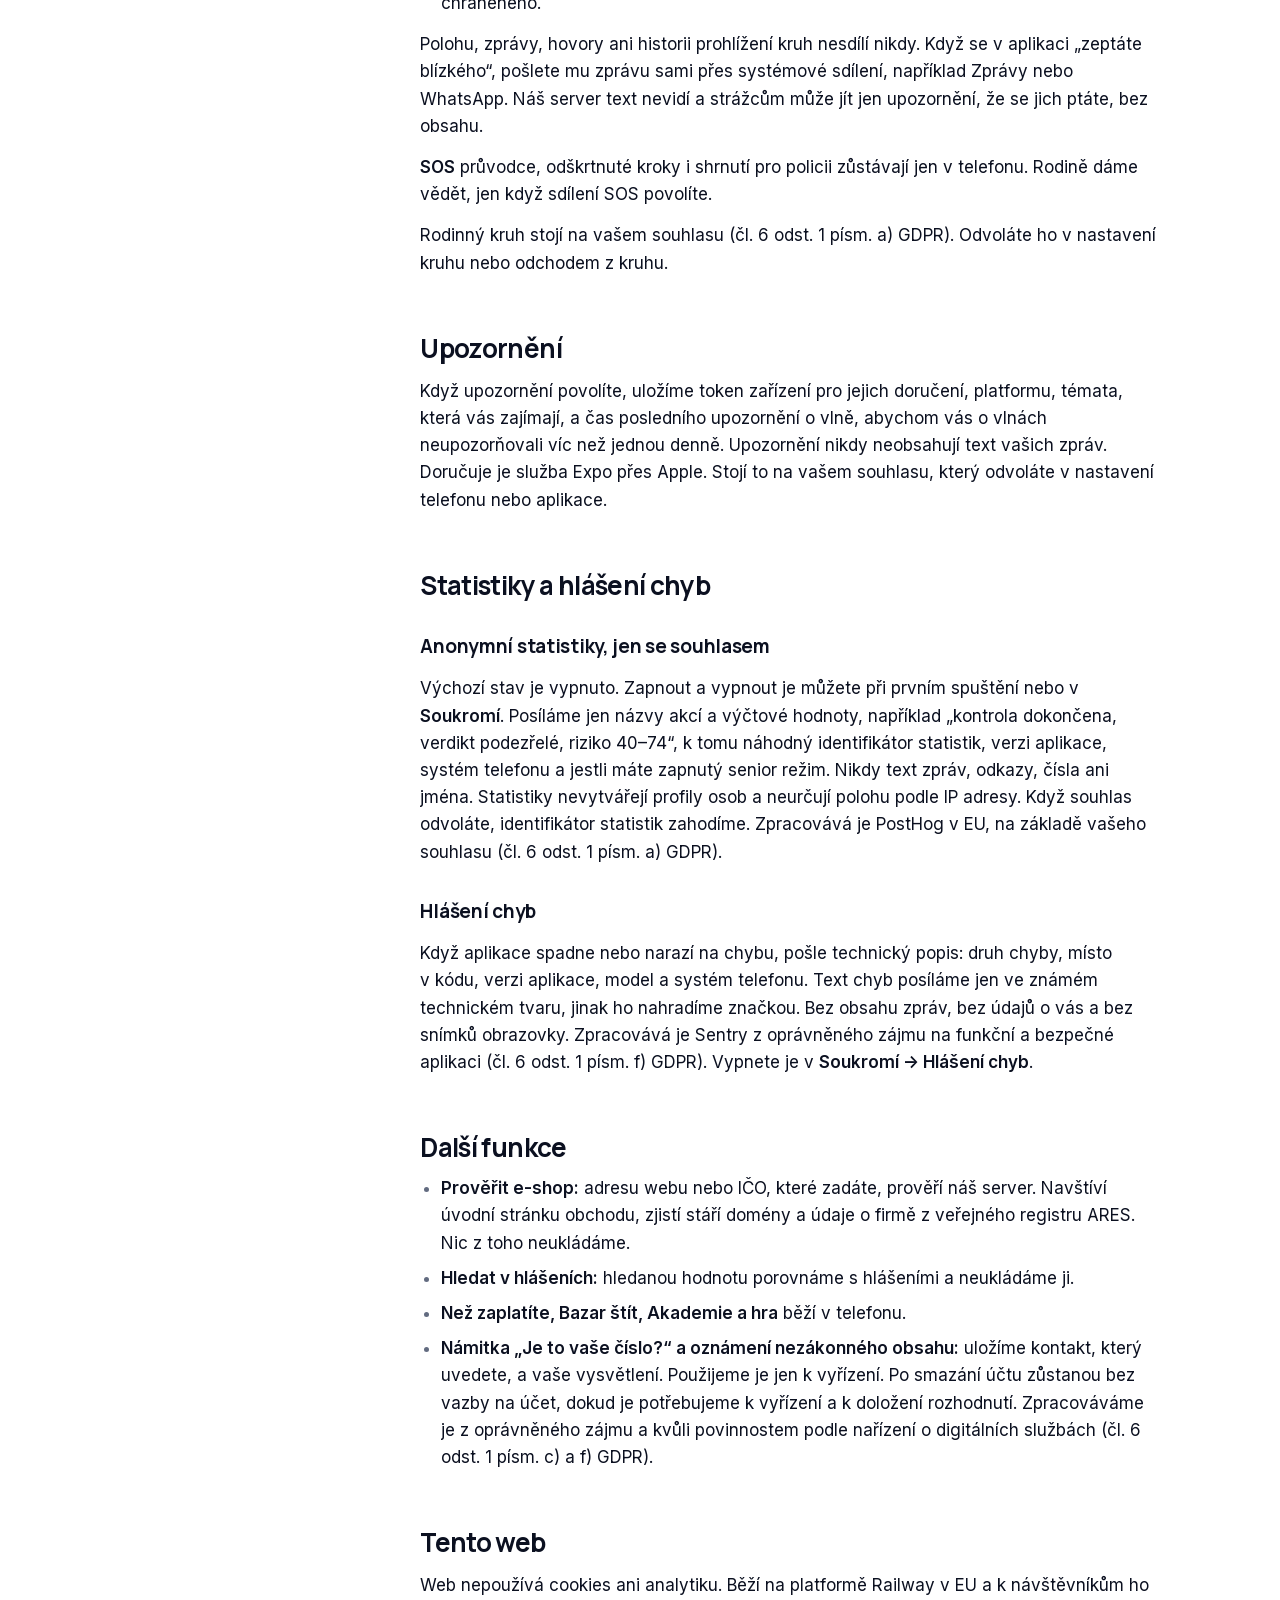
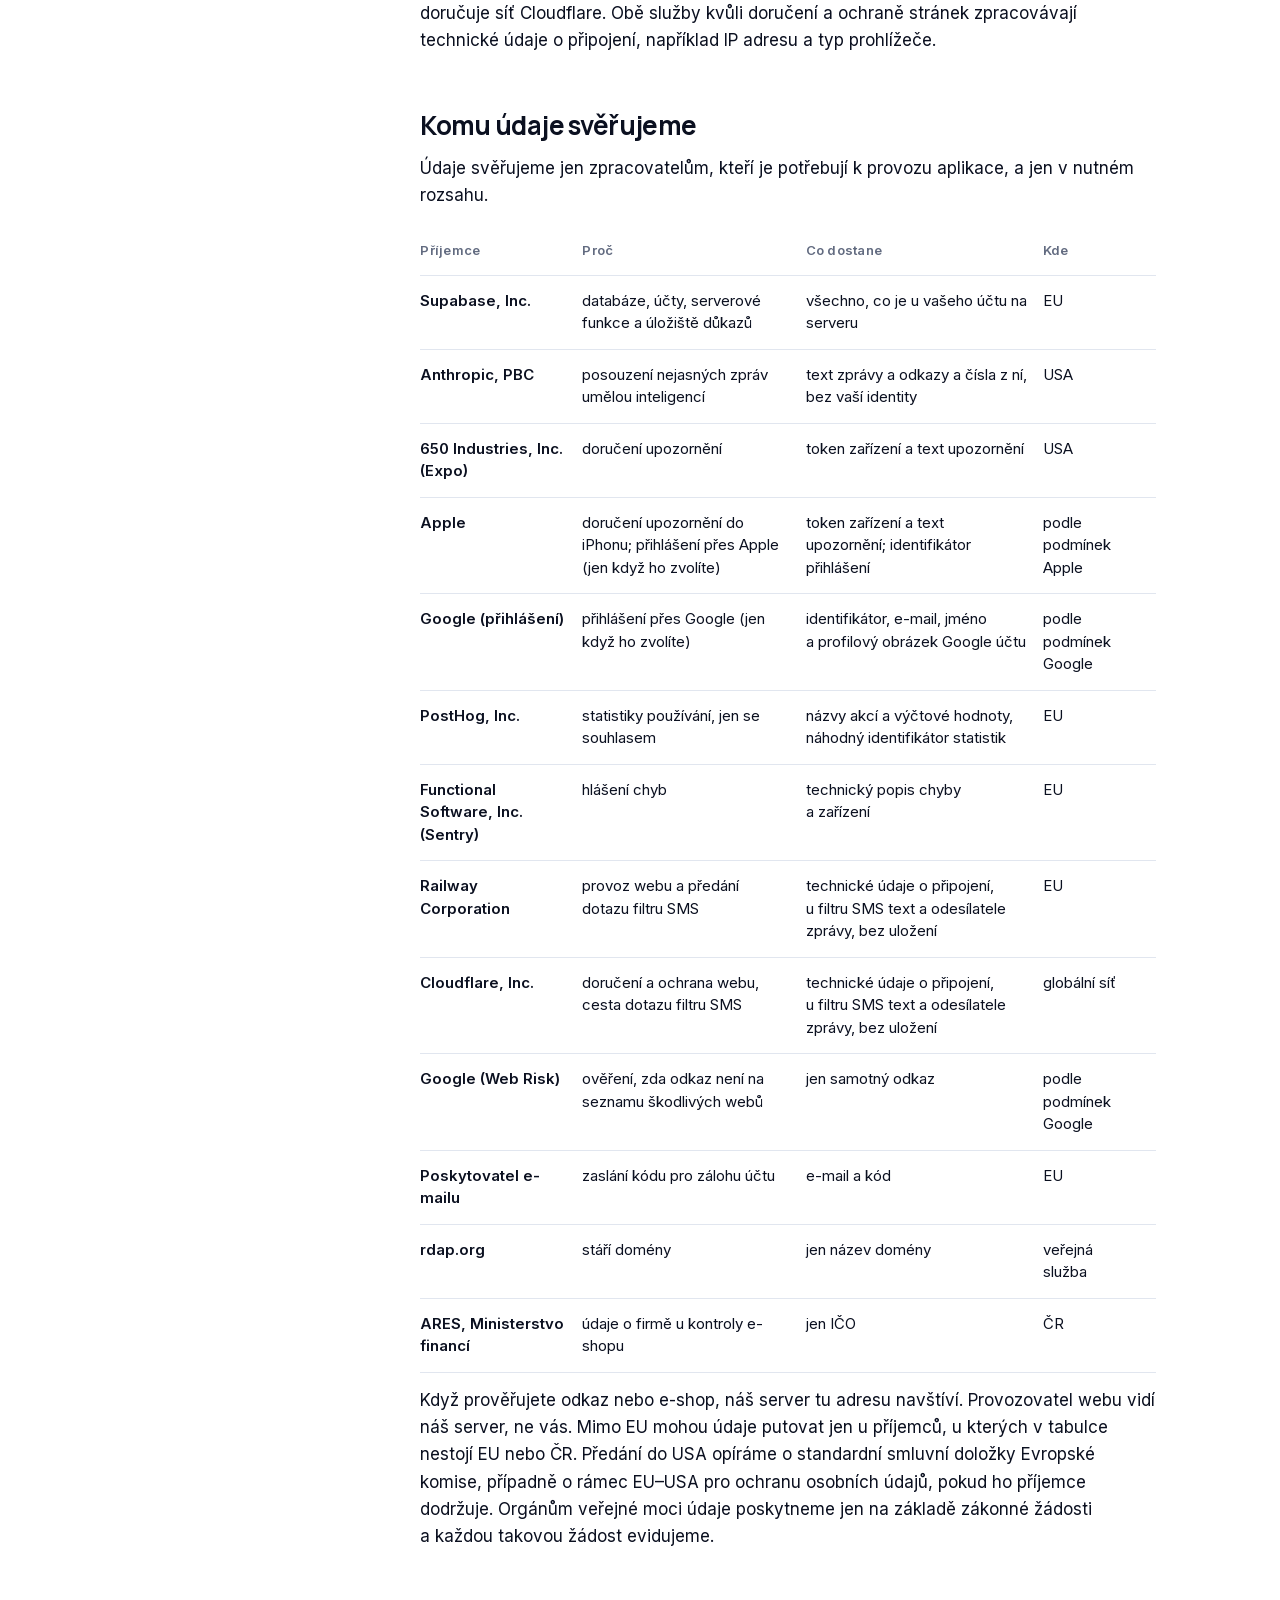
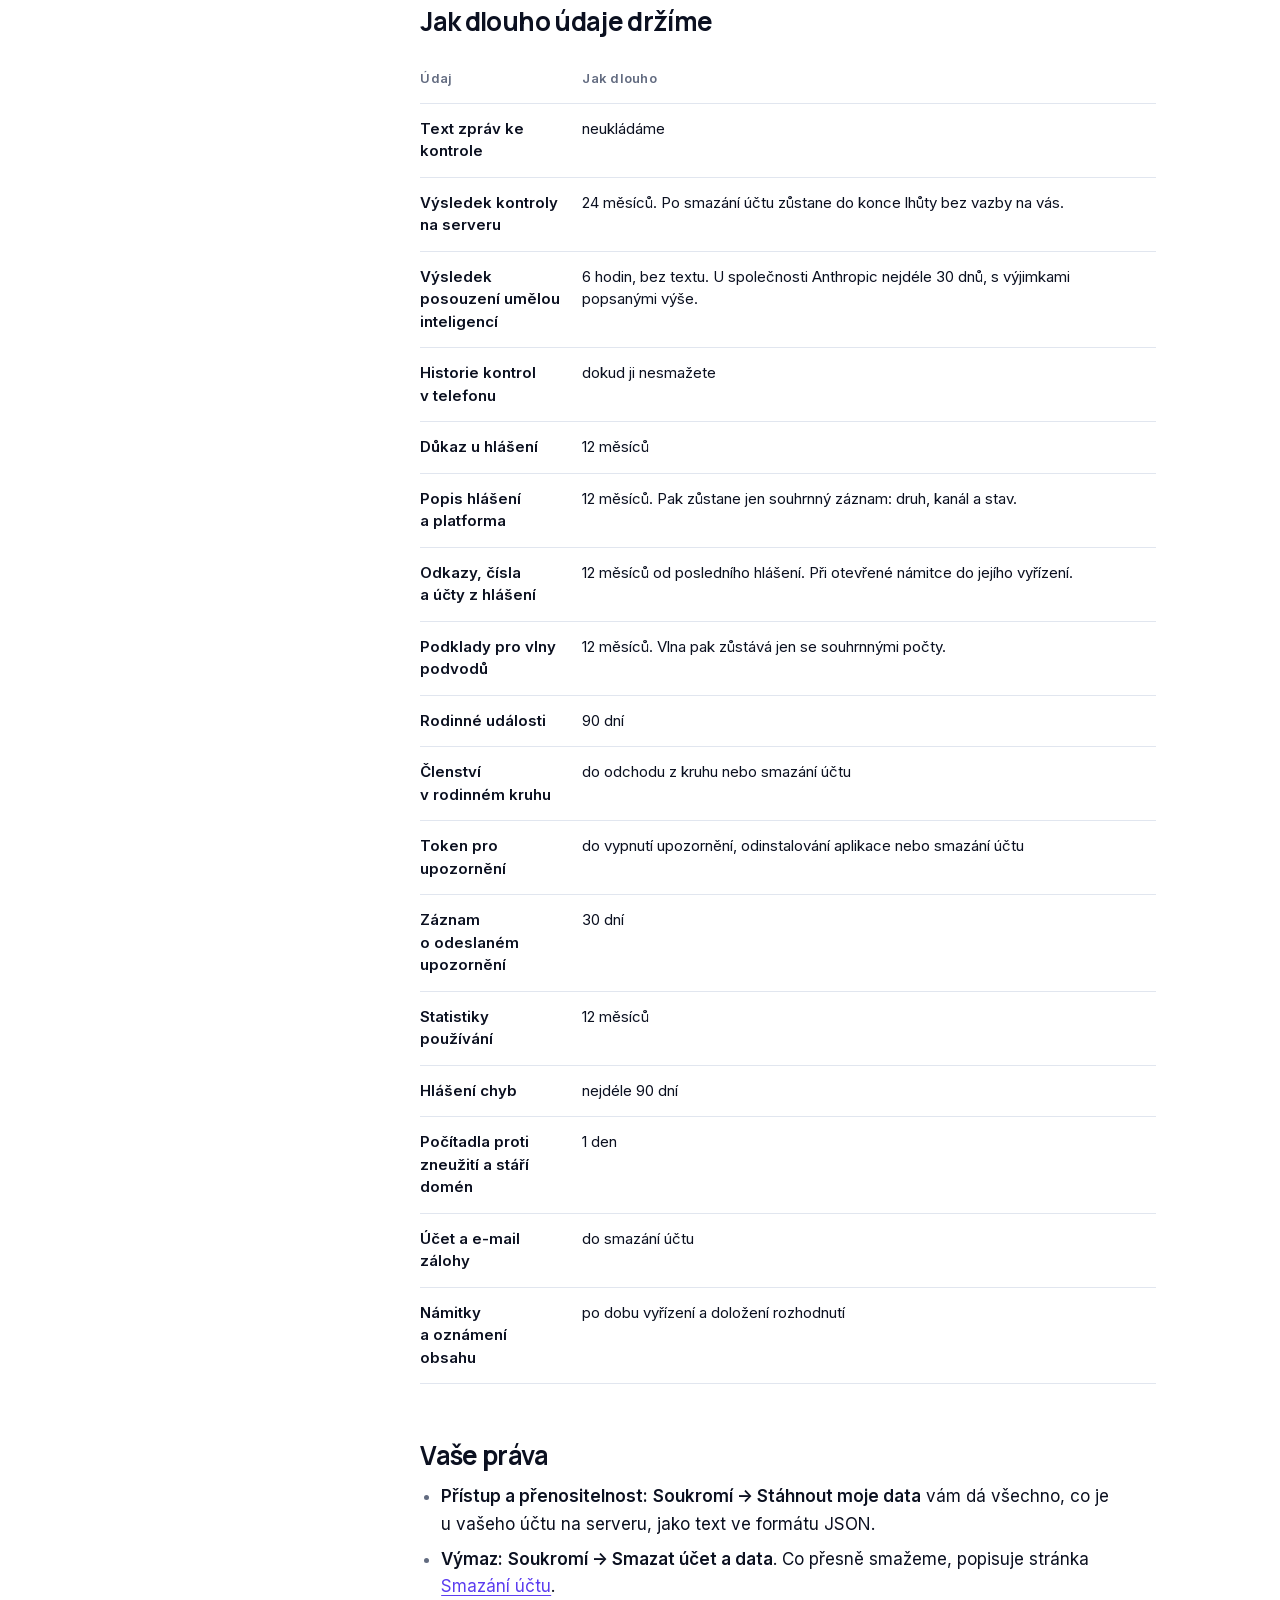
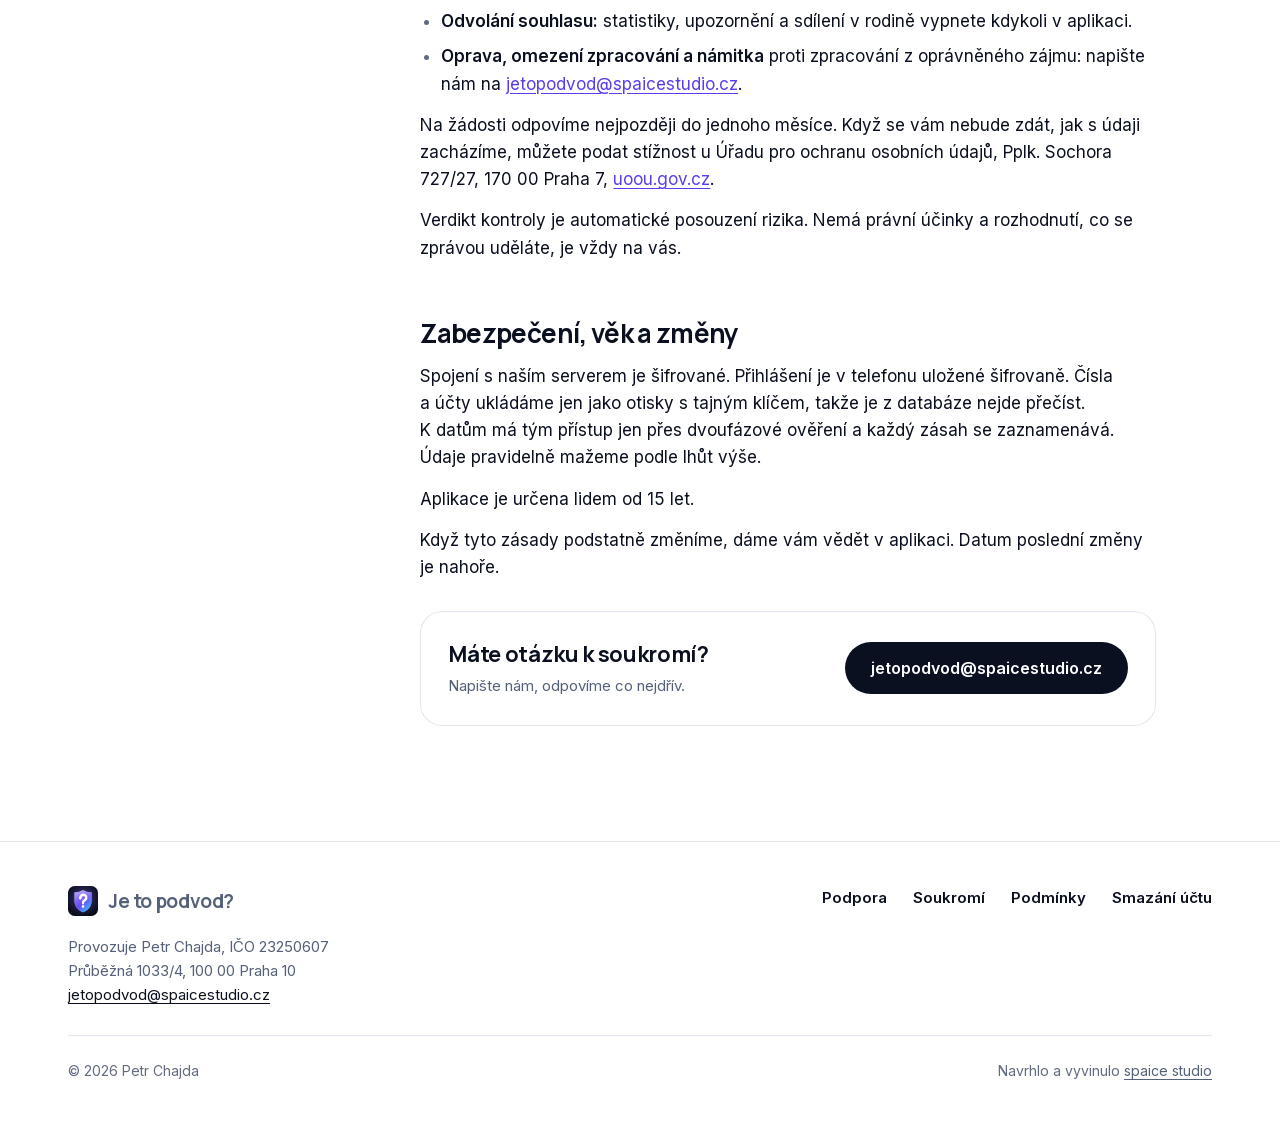
<file: soukromi/index.html>
<!doctype html>
<html lang="cs">
<head>
  <meta charset="utf-8">
  <meta name="viewport" content="width=device-width, initial-scale=1, viewport-fit=cover">
  <title>Zásady ochrany osobních údajů · Je to podvod?</title>
  <meta name="description" content="Jaké údaje aplikace Je to podvod? zpracovává, proč, komu je svěřuje a jak dlouho je drží. Text zpráv, které prověříte, neukládáme.">
  <link rel="canonical" href="https://jetopodvod.spaicestudio.cz/soukromi/">
  <meta name="theme-color" content="#ffffff" media="(prefers-color-scheme: light)">
  <meta name="theme-color" content="#070b17" media="(prefers-color-scheme: dark)">
  <meta property="og:type" content="article">
  <meta property="og:locale" content="cs_CZ">
  <meta property="og:site_name" content="Je to podvod?">
  <meta property="og:title" content="Zásady ochrany osobních údajů · Je to podvod?">
  <meta property="og:url" content="https://jetopodvod.spaicestudio.cz/soukromi/">
  <meta property="og:image" content="https://jetopodvod.spaicestudio.cz/assets/img/og.jpg">
  <link rel="icon" href="/favicon.ico" sizes="48x48">
  <link rel="icon" href="/favicon.svg" type="image/svg+xml">
  <link rel="apple-touch-icon" href="/apple-touch-icon.png">
  <link rel="preload" href="/assets/fonts/manrope-700.woff2" as="font" type="font/woff2" crossorigin>
  <link rel="preload" href="/assets/fonts/inter-400.woff2" as="font" type="font/woff2" crossorigin>
  <link rel="stylesheet" href="/assets/css/site.css">
</head>
<body>
  <a class="skip" href="#obsah">Přeskočit na obsah</a>

  <header class="top" data-top>
    <div class="wrap top__in">
      <a class="brand" href="/" aria-label="Je to podvod?, úvod">
        <img src="/assets/img/app-icon.webp" alt="" width="30" height="30">
        <span>Je to podvod?</span>
      </a>
      <nav aria-label="Hlavní">
        <a class="hide-sm" href="/#jak">Jak to funguje</a>
        <a class="hide-sm" href="/#rodina">Rodina</a>
        <a href="/soukromi/" aria-current="page">Soukromí</a>
        <a href="/podpora/">Podpora</a>
      </nav>
    </div>
  </header>

  <main id="obsah" class="doc">
    <div class="wrap doc__grid">
      <nav class="toc" aria-label="Obsah stránky">
        <p class="label">Obsah</p>
        <ol>
          <li><a href="#spravce">Kdo údaje zpracovává</a></li>
          <li><a href="#kontrola">Prověření zprávy</a></li>
          <li><a href="#ai">Umělá inteligence</a></li>
          <li><a href="#filtr">Filtr SMS a&nbsp;hovory</a></li>
          <li><a href="#ucet">Účet a&nbsp;záloha</a></li>
          <li><a href="#hlaseni">Hlášení do komunity</a></li>
          <li><a href="#rodina">Rodinný kruh a&nbsp;SOS</a></li>
          <li><a href="#upozorneni">Upozornění</a></li>
          <li><a href="#statistiky">Statistiky a&nbsp;chyby</a></li>
          <li><a href="#dalsi">Další funkce</a></li>
          <li><a href="#web">Tento web</a></li>
          <li><a href="#prijemci">Komu údaje svěřujeme</a></li>
          <li><a href="#lhuty">Jak dlouho údaje držíme</a></li>
          <li><a href="#prava">Vaše práva</a></li>
          <li><a href="#zaver">Zabezpečení a&nbsp;změny</a></li>
        </ol>
      </nav>

      <article>
        <h1>Zásady ochrany osobních údajů</h1>
        <p class="meta">Platí pro aplikaci Je to podvod? a&nbsp;tento web. Poslední změna 23. října 2026.</p>
        <p class="lead">Aby aplikace poznala podvod, musí si zprávu přečíst. Tady popisujeme, co se s&nbsp;ní a&nbsp;s dalšími údaji děje, komu je svěřujeme a&nbsp;jak dlouho je držíme. Píšeme podle toho, jak aplikace skutečně funguje.</p>

        <section class="summary" aria-labelledby="kratce">
          <h2 id="kratce">Krátce</h2>
          <ul>
            <li>Text zpráv, které prověříte, <strong>neukládáme</strong>, ani v&nbsp;telefonu, ani na serveru. Zůstane jen výsledek a&nbsp;otisk, ze kterého text zrekonstruovat nejde.</li>
            <li>Nejasné zprávy pomáhá posoudit model umělé inteligence <strong>Claude od společnosti Anthropic</strong> – <strong>jen když to povolíte</strong>. Dostane text zprávy a&nbsp;odkazy nebo čísla, která v&nbsp;ní jsou. Vaši identitu nedostane.</li>
            <li>Aplikace funguje <strong>bez registrace</strong>. Účet je anonymní a&nbsp;e-mail zadáte, jen když si ho chcete zálohovat.</li>
            <li>Statistiky používání posíláme <strong>jen se souhlasem</strong>, výchozí stav je vypnuto. Hlášení chyb neobsahuje obsah zpráv a&nbsp;můžete ho vypnout.</li>
            <li>Data <strong>neprodáváme</strong>, nepoužíváme k&nbsp;reklamě a&nbsp;nesledujeme vás napříč aplikacemi ani weby.</li>
            <li>Účet a&nbsp;data smažete v&nbsp;aplikaci: <span class="path">Profil → Soukromí → Smazat účet a&nbsp;data</span>.</li>
          </ul>
        </section>

        <h2 id="spravce">Kdo údaje zpracovává</h2>
        <p>Správcem osobních údajů je <strong>Petr Chajda</strong>, fyzická osoba podnikající, IČO 23250607, se sídlem Průběžná 1033/4, 100 00 Praha 10. S&nbsp;čímkoli k&nbsp;soukromí nám pište na <!--email_off--><a href="mailto:jetopodvod@spaicestudio.cz">jetopodvod@spaicestudio.cz</a><!--/email_off-->. Pověřence pro ochranu osobních údajů jmenovaného nemáme.</p>

        <h2 id="kontrola">Prověření zprávy, odkazu, čísla nebo účtu</h2>
        <p>Zprávu do aplikace sami vložíte, nasdílíte z&nbsp;jiné aplikace nebo vyfotíte. Z&nbsp;fotky nebo snímku obrazovky přečte text přímo telefon. Obrázek nikam neposíláme ani neukládáme.</p>
        <ul>
          <li><strong>Nejdřív v&nbsp;telefonu.</strong> Zprávu hned posoudí pravidla přímo v&nbsp;aplikaci, bez připojení k&nbsp;internetu.</li>
          <li><strong>Pak na našem serveru.</strong> Pro úplnou kontrolu pošleme text na náš server. Tam ho porovnáme s&nbsp;hlášeními komunity a&nbsp;prověříme odkazy: zjistíme stáří domény, rozbalíme zkrácené odkazy a&nbsp;u některých odkazů se zeptáme, jestli nejsou na seznamu škodlivých webů. Odkaz náš server navštíví bez spuštění skriptů, jen aby zjistil, kam doopravdy vede.</li>
          <li><strong>Co uložíme:</strong> výsledek (verdikt, míru rizika, kódy důvodů a&nbsp;kategorii podvodu), druh vstupu, otisk šablony zprávy, ze kterého text zrekonstruovat nejde, a&nbsp;šifrované otisky odkazů, čísel a&nbsp;účtů ze zprávy. Záznam je spojený s&nbsp;vaším anonymním účtem.</li>
          <li><strong>Co neuložíme:</strong> text zprávy, citace z&nbsp;ní ani fotky.</li>
          <li><strong>V&nbsp;telefonu</strong> zůstane historie kontrol bez textu zpráv: verdikt, míra rizika, kategorie, hlavní důvod a&nbsp;doména. Smažete ji v <span class="path">Soukromí → Smazat historii kontrol</span>.</li>
        </ul>
        <p>Otisky podezřelých a&nbsp;podvodných kontrol (nikdy text) nám pomáhají odhalit vlny podvodů, které pak ukazujeme v&nbsp;Radaru. Kontrolu provádíme, protože o&nbsp;ni žádáte (čl. 6 odst.&nbsp;1 písm.&nbsp;b) GDPR). Otisky pro odhalování vln a&nbsp;ochranu služby před zneužitím zpracováváme z&nbsp;oprávněného zájmu na prevenci podvodů (čl. 6 odst.&nbsp;1 písm.&nbsp;f) a&nbsp;recitál 47 GDPR).</p>

        <h2 id="ai">Umělá inteligence</h2>
        <p>Pokud to povolíte, pošle náš server některé zprávy k&nbsp;posouzení modelu <strong>Claude</strong> společnosti <strong>Anthropic, PBC</strong> (USA). Aplikace se vás zeptá při první kontrole a&nbsp;dřív nic neodešle; volbu změníte kdykoli v&nbsp;Profil → Soukromí → „Rozbor textu s&nbsp;pomocí AI“. Se souhlasem se to stane, když si pravidla nejsou jistá, když prověřujete konverzaci z&nbsp;bazaru, když zpráva podle pravidel vyjde bez známek podvodu (rozbor textu ji ověří) a&nbsp;vždy, když sami klepnete na „Mám přesto pochybnost“. Bez souhlasu prověříme zprávu jen pravidly, hlášeními komunity a&nbsp;odkazy a&nbsp;výsledek „bez známek“ nepotvrdíme. Spolu s&nbsp;textem posíláme odkazy a&nbsp;čísla, která jsme ve zprávě našli, druh vstupu, kanál (například SMS) a&nbsp;u bazaru vaši roli. Vaše jméno, e-mail, identifikátor účtu ani jiný údaj o&nbsp;vás neposíláme.</p>
        <ul>
          <li>Verdikt nesestavuje umělá inteligence. Její postřehy kód ověří a&nbsp;teprve potom je spojí s&nbsp;výsledkem pravidel a&nbsp;komunity.</li>
          <li>Anthropic podle svých obchodních podmínek data z&nbsp;našich dotazů nepoužívá k&nbsp;trénování modelů a&nbsp;automaticky je maže do 30&nbsp;dnů. Déle je drží jen tehdy, když porušují jeho pravidla užití, nebo kvůli zákonu.</li>
          <li>Abychom stejnou zprávu nemuseli posílat znovu, držíme výsledek posouzení 6&nbsp;hodin pod otiskem zprávy, opět bez textu.</li>
        </ul>
        <p>Rychlá kontrola přes Siri a&nbsp;Zkratky probíhá celá v&nbsp;telefonu a&nbsp;k umělé inteligenci nic neposílá.</p>

        <h2 id="filtr">Filtr SMS a&nbsp;hovory</h2>
        <h3>Filtr SMS v&nbsp;iPhonu</h3>
        <p>Funguje, jen když ho sami zapnete v&nbsp;Nastavení iPhonu. iOS aplikaci předává jen SMS od čísel mimo vaše kontakty, nikdy iMessage ani zprávy od známých. Zprávu posoudí pravidla přímo v&nbsp;telefonu. Jen když si filtr není jistý a&nbsp;ve zprávě je odkaz, pošle iPhone text a&nbsp;odesílatele přes adresu našeho webu na náš server k&nbsp;prověření odkazu. Server vrátí výsledek hned, k&nbsp;umělé inteligenci nic neposílá a <strong>nic neukládá</strong>. Do záznamu provozu zapíše jen výsledek (přesunout do Nevyžádaných, nebo nechat), nikdy text ani odesílatele.</p>
        <h3>Identifikace hovorů a&nbsp;Kdo mi volal?</h3>
        <p>Pokud ochranu hovorů zapnete, telefon si jednou denně stáhne seznam čísel, která instituce veřejně označily za podvodná a&nbsp;my jsme zdroj ověřili. Volající porovná se seznamem jen telefon, čísla volajících nikam neposíláme. Stejně tak „Kdo mi volal?“ rozebere zadané číslo jen v&nbsp;telefonu.</p>
        <p>Tyto funkce zpracováváme, protože jste si je zapnuli (čl. 6 odst.&nbsp;1 písm.&nbsp;b) GDPR). Vypnete je kdykoli v&nbsp;nastavení telefonu.</p>

        <h2 id="ucet">Účet a&nbsp;záloha</h2>
        <p>Aplikace funguje bez registrace. Když poprvé potřebuje server, založí na pozadí <strong>anonymní účet</strong> s&nbsp;náhodným identifikátorem, bez e-mailu a&nbsp;telefonního čísla. Díky němu chráníme službu před zneužitím a&nbsp;ukládáme vaše hlášení a&nbsp;členství v&nbsp;rodinném kruhu. Přihlášení je v&nbsp;telefonu uložené šifrovaně, klíč drží systémová klíčenka.</p>
        <p><strong>Přihlášení přes Apple nebo Google je dobrovolné.</strong> Nabízíme ho na úvodní obrazovce a&nbsp;v <span class="path">Profil → Záloha účtu</span>; stejně dobře můžete pokračovat bez účtu. Přihlášení slouží jen k&nbsp;záloze: na novém telefonu se po přihlášení vrátí vaše rodina a&nbsp;hlášení. U&nbsp;Applu žádáme jen identifikátor – jméno ani e-mail nežádáme. U&nbsp;Googlu dostaneme identifikátor, e-mailovou adresu, jméno a&nbsp;profilový obrázek; k&nbsp;účtu ukládáme identifikátor a&nbsp;e-mail. Nikomu je neukazujeme a&nbsp;nepoužíváme je k&nbsp;reklamě. Odhlásíte se v <span class="path">Profil → Záloha účtu</span>; smazáním účtu se údaje vymažou a&nbsp;u&nbsp;Applu zrušíme i&nbsp;oprávnění aplikace.</p>
        <p><strong>Záloha účtu e-mailem je také dobrovolná.</strong> Když ji v <span class="path">Profil → Záloha účtu</span> zapnete, zadáte e-mail a&nbsp;my vám na něj pošleme jednorázový kód. Heslo nepotřebujete. E-mail použijeme jen k&nbsp;zaslání kódů pro zálohu a&nbsp;obnovení účtu na jiném telefonu. Když obnovení žádá někdo, kdo zálohu nemá, odpovíme stejně jako ostatním, takže nikdo nezjistí, kdo aplikaci používá.</p>
        <p>Účet vedeme, protože službu používáte (čl. 6 odst.&nbsp;1 písm.&nbsp;b) GDPR), ochranu proti zneužití z&nbsp;oprávněného zájmu (písm.&nbsp;f).</p>

        <h2 id="hlaseni">Hlášení do komunity</h2>
        <p>Hlášením varujete ostatní. Uložíme:</p>
        <ul>
          <li>druh podvodu, kanál a&nbsp;případně platformu, například bazar,</li>
          <li>odkazy, čísla, účty, e-maily nebo profily, které označíte jako podvodné,</li>
          <li>nepovinný popis a&nbsp;nepovinný důkaz, tedy text zprávy, ve kterém telefon i&nbsp;server začerní vaše údaje, jako jsou jména, čísla a&nbsp;adresy,</li>
          <li>jestli jste přišli o&nbsp;peníze a&nbsp;v jakém rozmezí,</li>
          <li>čas, kdy jste souhlasili se zveřejněním souhrnných údajů,</li>
          <li>šifrovaný otisk náhodného identifikátoru instalace, kvůli ochraně proti hromadnému zneužití.</li>
        </ul>
        <p>Kdo hlásil, ostatním nikdy neukazujeme. Telefonní čísla a&nbsp;čísla účtů ukládáme jen jako šifrované otisky a&nbsp;veřejně je teď nezobrazujeme vůbec. Čitelně ukládáme jen domény a&nbsp;odkazy podvodných webů. Důkazy jsou v&nbsp;neveřejném úložišti a&nbsp;čte je jen moderátorský tým.</p>
        <p>Hlášení prochází automatickou kontrolou a&nbsp;lidskou moderací. Automaticky se započítá jen hlášení, které odpovídá známé vlně podvodů. Výsledek moderace i&nbsp;odůvodnění uvidíte v&nbsp;Profilu. Pro ochranu proti zneužití si u&nbsp;účtu vedeme počet schválených a&nbsp;zamítnutých hlášení. Klepnutím na „Taky mi to přišlo“ uložíme potvrzení k&nbsp;vlně nebo indikátoru.</p>
        <p>Zveřejnění souhrnných údajů je na vašem souhlasu, který udělujete při odeslání (čl. 6 odst.&nbsp;1 písm.&nbsp;a) GDPR). Indikátory podvodů zpracováváme z&nbsp;oprávněného zájmu na ochraně lidí před podvody (písm.&nbsp;f).</p>

        <h2 id="rodina">Rodinný kruh a&nbsp;SOS</h2>
        <p>Do kruhu se vstupuje jen pozvánkou s&nbsp;kódem, který platí 7&nbsp;dní a&nbsp;jen pro jednoho člověka. Uložíme:</p>
        <ul>
          <li>jméno, které si v&nbsp;kruhu zvolíte, a&nbsp;vaši roli (strážce, nebo chráněný),</li>
          <li>nepovinné telefonní číslo pro tlačítko „Zavolat“, které vidí jen členové vašeho kruhu,</li>
          <li>co chráněný sdílí se strážci a&nbsp;události, které sám povolí: že prověřil zprávu a&nbsp;vyšla jako podvod (bez obsahu zprávy), že stiskl „Volá mi někdo divný“, že spustil SOS a&nbsp;stav ochrany,</li>
          <li>rodinné dohody, například že máte domluvené rodinné heslo. Samotné heslo nikam neukládáme,</li>
          <li>žádosti strážce, například o&nbsp;zapnutí senior režimu. Provedou se jen se souhlasem chráněného.</li>
        </ul>
        <p>Polohu, zprávy, hovory ani historii prohlížení kruh nesdílí nikdy. Když se v&nbsp;aplikaci „zeptáte blízkého“, pošlete mu zprávu sami přes systémové sdílení, například Zprávy nebo WhatsApp. Náš server text nevidí a&nbsp;strážcům může jít jen upozornění, že se jich ptáte, bez obsahu.</p>
        <p><strong>SOS</strong> průvodce, odškrtnuté kroky i&nbsp;shrnutí pro policii zůstávají jen v&nbsp;telefonu. Rodině dáme vědět, jen když sdílení SOS povolíte.</p>
        <p>Rodinný kruh stojí na vašem souhlasu (čl. 6 odst.&nbsp;1 písm.&nbsp;a) GDPR). Odvoláte ho v&nbsp;nastavení kruhu nebo odchodem z&nbsp;kruhu.</p>

        <h2 id="upozorneni">Upozornění</h2>
        <p>Když upozornění povolíte, uložíme token zařízení pro jejich doručení, platformu, témata, která vás zajímají, a&nbsp;čas posledního upozornění o&nbsp;vlně, abychom vás o&nbsp;vlnách neupozorňovali víc než jednou denně. Upozornění nikdy neobsahují text vašich zpráv. Doručuje je služba Expo přes Apple. Stojí to na vašem souhlasu, který odvoláte v&nbsp;nastavení telefonu nebo aplikace.</p>

        <h2 id="statistiky">Statistiky a&nbsp;hlášení chyb</h2>
        <h3>Anonymní statistiky, jen se souhlasem</h3>
        <p>Výchozí stav je vypnuto. Zapnout a&nbsp;vypnout je můžete při prvním spuštění nebo v <span class="path">Soukromí</span>. Posíláme jen názvy akcí a&nbsp;výčtové hodnoty, například „kontrola dokončena, verdikt podezřelé, riziko 40–74“, k&nbsp;tomu náhodný identifikátor statistik, verzi aplikace, systém telefonu a&nbsp;jestli máte zapnutý senior režim. Nikdy text zpráv, odkazy, čísla ani jména. Statistiky nevytvářejí profily osob a&nbsp;neurčují polohu podle IP adresy. Když souhlas odvoláte, identifikátor statistik zahodíme. Zpracovává je PostHog v&nbsp;EU, na základě vašeho souhlasu (čl. 6 odst.&nbsp;1 písm.&nbsp;a) GDPR).</p>
        <h3>Hlášení chyb</h3>
        <p>Když aplikace spadne nebo narazí na chybu, pošle technický popis: druh chyby, místo v&nbsp;kódu, verzi aplikace, model a&nbsp;systém telefonu. Text chyb posíláme jen ve známém technickém tvaru, jinak ho nahradíme značkou. Bez obsahu zpráv, bez údajů o&nbsp;vás a&nbsp;bez snímků obrazovky. Zpracovává je Sentry z&nbsp;oprávněného zájmu na funkční a&nbsp;bezpečné aplikaci (čl. 6 odst.&nbsp;1 písm.&nbsp;f) GDPR). Vypnete je v <span class="path">Soukromí → Hlášení chyb</span>.</p>

        <h2 id="dalsi">Další funkce</h2>
        <ul>
          <li><strong>Prověřit e-shop:</strong> adresu webu nebo IČO, které zadáte, prověří náš server. Navštíví úvodní stránku obchodu, zjistí stáří domény a&nbsp;údaje o&nbsp;firmě z&nbsp;veřejného registru ARES. Nic z&nbsp;toho neukládáme.</li>
          <li><strong>Hledat v&nbsp;hlášeních:</strong> hledanou hodnotu porovnáme s&nbsp;hlášeními a&nbsp;neukládáme ji.</li>
          <li><strong>Než zaplatíte, Bazar štít, Akademie a&nbsp;hra</strong> běží v&nbsp;telefonu.</li>
          <li><strong>Námitka „Je to vaše číslo?“ a&nbsp;oznámení nezákonného obsahu:</strong> uložíme kontakt, který uvedete, a&nbsp;vaše vysvětlení. Použijeme je jen k&nbsp;vyřízení. Po smazání účtu zůstanou bez vazby na účet, dokud je potřebujeme k&nbsp;vyřízení a&nbsp;k doložení rozhodnutí. Zpracováváme je z&nbsp;oprávněného zájmu a&nbsp;kvůli povinnostem podle nařízení o&nbsp;digitálních službách (čl. 6 odst.&nbsp;1 písm.&nbsp;c) a&nbsp;f) GDPR).</li>
        </ul>

        <h2 id="web">Tento web</h2>
        <p>Web nepoužívá cookies ani analytiku. Běží na platformě Railway v&nbsp;EU a&nbsp;k&nbsp;návštěvníkům ho doručuje síť Cloudflare. Obě služby kvůli doručení a&nbsp;ochraně stránek zpracovávají technické údaje o&nbsp;připojení, například IP adresu a&nbsp;typ prohlížeče.</p>

        <h2 id="prijemci">Komu údaje svěřujeme</h2>
        <p>Údaje svěřujeme jen zpracovatelům, kteří je potřebují k&nbsp;provozu aplikace, a&nbsp;jen v&nbsp;nutném rozsahu.</p>
        <div class="table" tabindex="0" role="region" aria-label="Zpracovatelé a další příjemci">
          <table>
            <thead><tr><th scope="col">Příjemce</th><th scope="col">Proč</th><th scope="col">Co dostane</th><th scope="col">Kde</th></tr></thead>
            <tbody>
              <tr><th scope="row">Supabase, Inc.</th><td>databáze, účty, serverové funkce a&nbsp;úložiště důkazů</td><td>všechno, co je u&nbsp;vašeho účtu na serveru</td><td>EU</td></tr>
              <tr><th scope="row">Anthropic, PBC</th><td>posouzení nejasných zpráv umělou inteligencí</td><td>text zprávy a&nbsp;odkazy a&nbsp;čísla z&nbsp;ní, bez vaší identity</td><td>USA</td></tr>
              <tr><th scope="row">650 Industries, Inc. (Expo)</th><td>doručení upozornění</td><td>token zařízení a&nbsp;text upozornění</td><td>USA</td></tr>
              <tr><th scope="row">Apple</th><td>doručení upozornění do iPhonu; přihlášení přes Apple (jen když ho zvolíte)</td><td>token zařízení a&nbsp;text upozornění; identifikátor přihlášení</td><td>podle podmínek Apple</td></tr>
              <tr><th scope="row">Google (přihlášení)</th><td>přihlášení přes Google (jen když ho zvolíte)</td><td>identifikátor, e-mail, jméno a&nbsp;profilový obrázek Google účtu</td><td>podle podmínek Google</td></tr>
              <tr><th scope="row">PostHog, Inc.</th><td>statistiky používání, jen se souhlasem</td><td>názvy akcí a&nbsp;výčtové hodnoty, náhodný identifikátor statistik</td><td>EU</td></tr>
              <tr><th scope="row">Functional Software, Inc. (Sentry)</th><td>hlášení chyb</td><td>technický popis chyby a&nbsp;zařízení</td><td>EU</td></tr>
              <tr><th scope="row">Railway Corporation</th><td>provoz webu a&nbsp;předání dotazu filtru SMS</td><td>technické údaje o&nbsp;připojení, u&nbsp;filtru SMS text a&nbsp;odesílatele zprávy, bez uložení</td><td>EU</td></tr>
              <tr><th scope="row">Cloudflare, Inc.</th><td>doručení a&nbsp;ochrana webu, cesta dotazu filtru SMS</td><td>technické údaje o&nbsp;připojení, u&nbsp;filtru SMS text a&nbsp;odesílatele zprávy, bez uložení</td><td>globální síť</td></tr>
              <tr><th scope="row">Google (Web Risk)</th><td>ověření, zda odkaz není na seznamu škodlivých webů</td><td>jen samotný odkaz</td><td>podle podmínek Google</td></tr>
              <tr><th scope="row">Poskytovatel e-mailu</th><td>zaslání kódu pro zálohu účtu</td><td>e-mail a&nbsp;kód</td><td>EU</td></tr>
              <tr><th scope="row">rdap.org</th><td>stáří domény</td><td>jen název domény</td><td>veřejná služba</td></tr>
              <tr><th scope="row">ARES, Ministerstvo financí</th><td>údaje o&nbsp;firmě u&nbsp;kontroly e-shopu</td><td>jen IČO</td><td>ČR</td></tr>
            </tbody>
          </table>
        </div>
        <p>Když prověřujete odkaz nebo e-shop, náš server tu adresu navštíví. Provozovatel webu vidí náš server, ne vás. Mimo EU mohou údaje putovat jen u&nbsp;příjemců, u&nbsp;kterých v&nbsp;tabulce nestojí EU nebo ČR. Předání do USA opíráme o&nbsp;standardní smluvní doložky Evropské komise, případně o&nbsp;rámec EU–USA pro ochranu osobních údajů, pokud ho příjemce dodržuje. Orgánům veřejné moci údaje poskytneme jen na základě zákonné žádosti a&nbsp;každou takovou žádost evidujeme.</p>

        <h2 id="lhuty">Jak dlouho údaje držíme</h2>
        <div class="table" tabindex="0" role="region" aria-label="Doby uložení">
          <table>
            <thead><tr><th scope="col">Údaj</th><th scope="col">Jak dlouho</th></tr></thead>
            <tbody>
              <tr><th scope="row">Text zpráv ke kontrole</th><td>neukládáme</td></tr>
              <tr><th scope="row">Výsledek kontroly na serveru</th><td>24&nbsp;měsíců. Po smazání účtu zůstane do konce lhůty bez vazby na vás.</td></tr>
              <tr><th scope="row">Výsledek posouzení umělou inteligencí</th><td>6&nbsp;hodin, bez textu. U&nbsp;společnosti Anthropic nejdéle 30&nbsp;dnů, s&nbsp;výjimkami popsanými výše.</td></tr>
              <tr><th scope="row">Historie kontrol v&nbsp;telefonu</th><td>dokud ji nesmažete</td></tr>
              <tr><th scope="row">Důkaz u&nbsp;hlášení</th><td>12&nbsp;měsíců</td></tr>
              <tr><th scope="row">Popis hlášení a&nbsp;platforma</th><td>12&nbsp;měsíců. Pak zůstane jen souhrnný záznam: druh, kanál a&nbsp;stav.</td></tr>
              <tr><th scope="row">Odkazy, čísla a&nbsp;účty z&nbsp;hlášení</th><td>12&nbsp;měsíců od posledního hlášení. Při otevřené námitce do jejího vyřízení.</td></tr>
              <tr><th scope="row">Podklady pro vlny podvodů</th><td>12&nbsp;měsíců. Vlna pak zůstává jen se souhrnnými počty.</td></tr>
              <tr><th scope="row">Rodinné události</th><td>90&nbsp;dní</td></tr>
              <tr><th scope="row">Členství v&nbsp;rodinném kruhu</th><td>do odchodu z&nbsp;kruhu nebo smazání účtu</td></tr>
              <tr><th scope="row">Token pro upozornění</th><td>do vypnutí upozornění, odinstalování aplikace nebo smazání účtu</td></tr>
              <tr><th scope="row">Záznam o&nbsp;odeslaném upozornění</th><td>30&nbsp;dní</td></tr>
              <tr><th scope="row">Statistiky používání</th><td>12&nbsp;měsíců</td></tr>
              <tr><th scope="row">Hlášení chyb</th><td>nejdéle 90&nbsp;dní</td></tr>
              <tr><th scope="row">Počítadla proti zneužití a&nbsp;stáří domén</th><td>1 den</td></tr>
              <tr><th scope="row">Účet a&nbsp;e-mail zálohy</th><td>do smazání účtu</td></tr>
              <tr><th scope="row">Námitky a&nbsp;oznámení obsahu</th><td>po dobu vyřízení a&nbsp;doložení rozhodnutí</td></tr>
            </tbody>
          </table>
        </div>

        <h2 id="prava">Vaše práva</h2>
        <ul>
          <li><strong>Přístup a&nbsp;přenositelnost:</strong> <span class="path">Soukromí → Stáhnout moje data</span> vám dá všechno, co je u&nbsp;vašeho účtu na serveru, jako text ve formátu JSON.</li>
          <li><strong>Výmaz:</strong> <span class="path">Soukromí → Smazat účet a&nbsp;data</span>. Co přesně smažeme, popisuje stránka <a href="/smazani-uctu/">Smazání účtu</a>.</li>
          <li><strong>Odvolání souhlasu:</strong> statistiky, upozornění a&nbsp;sdílení v&nbsp;rodině vypnete kdykoli v&nbsp;aplikaci.</li>
          <li><strong>Oprava, omezení zpracování a&nbsp;námitka</strong> proti zpracování z&nbsp;oprávněného zájmu: napište nám na <!--email_off--><a href="mailto:jetopodvod@spaicestudio.cz">jetopodvod@spaicestudio.cz</a><!--/email_off-->.</li>
        </ul>
        <p>Na žádosti odpovíme nejpozději do jednoho měsíce. Když se vám nebude zdát, jak s&nbsp;údaji zacházíme, můžete podat stížnost u&nbsp;Úřadu pro ochranu osobních údajů, Pplk. Sochora 727/27, 170 00 Praha 7, <a href="https://uoou.gov.cz">uoou.gov.cz</a>.</p>
        <p>Verdikt kontroly je automatické posouzení rizika. Nemá právní účinky a&nbsp;rozhodnutí, co se zprávou uděláte, je vždy na vás.</p>

        <h2 id="zaver">Zabezpečení, věk a&nbsp;změny</h2>
        <p>Spojení s&nbsp;naším serverem je šifrované. Přihlášení je v&nbsp;telefonu uložené šifrovaně. Čísla a&nbsp;účty ukládáme jen jako otisky s&nbsp;tajným klíčem, takže je z&nbsp;databáze nejde přečíst. K&nbsp;datům má tým přístup jen přes dvoufázové ověření a&nbsp;každý zásah se zaznamenává. Údaje pravidelně mažeme podle lhůt výše.</p>
        <p>Aplikace je určena lidem od 15&nbsp;let.</p>
        <p>Když tyto zásady podstatně změníme, dáme vám vědět v&nbsp;aplikaci. Datum poslední změny je nahoře.</p>

        <div class="contact">
          <div><strong>Máte otázku k&nbsp;soukromí?</strong><span>Napište nám, odpovíme co nejdřív.</span></div>
          <!--email_off--><a class="btn btn--ink" href="mailto:jetopodvod@spaicestudio.cz">jetopodvod@spaicestudio.cz</a><!--/email_off-->
        </div>
      </article>
    </div>
  </main>

  <footer class="foot">
    <div class="wrap foot__in">
      <div>
        <a class="brand" href="/"><img src="/assets/img/app-icon.webp" alt="" width="30" height="30" loading="lazy"><span>Je to podvod?</span></a>
        <address>Provozuje Petr Chajda, IČO 23250607<br>Průběžná 1033/4, 100 00 Praha 10<br><!--email_off--><a class="mail" href="mailto:jetopodvod@spaicestudio.cz">jetopodvod@spaicestudio.cz</a><!--/email_off--></address>
      </div>
      <nav aria-label="Patička">
        <ul>
          <li><a href="/podpora/">Podpora</a></li>
          <li><a href="/soukromi/" aria-current="page">Soukromí</a></li>
          <li><a href="/podminky/">Podmínky</a></li>
          <li><a href="/smazani-uctu/">Smazání účtu</a></li>
        </ul>
      </nav>
      <p class="made"><span>© 2026 Petr Chajda</span><span>Navrhlo a&nbsp;vyvinulo <a href="https://spaicestudio.cz">spaice studio</a></span></p>
    </div>
  </footer>

  <script src="/assets/js/site.js" defer></script>
</body>
</html>
</file>
<file: assets/css/site.css>
/* Je to podvod?: web aplikace. Barvy, písmo a poloměry přebírá z aplikace (packages/ui, docs/DESIGN.md). */

@font-face {
  font-family: "Manrope";
  font-style: normal;
  font-weight: 600;
  font-display: swap;
  src: url("/assets/fonts/manrope-600.woff2") format("woff2");
}
@font-face {
  font-family: "Manrope";
  font-style: normal;
  font-weight: 700;
  font-display: swap;
  src: url("/assets/fonts/manrope-700.woff2") format("woff2");
}
@font-face {
  font-family: "Manrope";
  font-style: normal;
  font-weight: 800;
  font-display: swap;
  src: url("/assets/fonts/manrope-800.woff2") format("woff2");
}
@font-face {
  font-family: "Inter";
  font-style: normal;
  font-weight: 400;
  font-display: swap;
  src: url("/assets/fonts/inter-400.woff2") format("woff2");
}
@font-face {
  font-family: "Inter";
  font-style: normal;
  font-weight: 600;
  font-display: swap;
  src: url("/assets/fonts/inter-600.woff2") format("woff2");
}
@font-face {
  font-family: "IBM Plex Mono";
  font-style: normal;
  font-weight: 500;
  font-display: swap;
  src: url("/assets/fonts/ibm-plex-mono-500.woff2") format("woff2");
}

:root {
  color-scheme: light dark;

  --canvas: #ffffff;
  --surface: #f4f6fb;
  --recessed: #e9edf5;
  --ink: #0b1020;
  --ink-2: #556079;
  --ink-3: #626b80;
  --line: #e1e6ef;
  --brand: #5b3df0;
  --frame-edge: transparent;
  --shadow: rgb(11 16 32 / 0.26);

  /* Stav rizika: stejný význam jako v aplikaci, nikdy jako ozdoba */
  --scam: #c8231a;
  --scam-fill: #f0443a;
  --warn: #a35f00;
  --warn-fill: #f5a524;
  --ok: #0b7a47;
  --ok-fill: #1fbf75;
  --unknown: #5a6377;
  --unknown-fill: #8b93a7;

  /* Noc: podpisový tmavý režim aplikace. Úvod a ukázka verdiktu jsou tmavé v obou režimech. */
  --night: #070b17;
  --night-2: #0e1528;
  --night-3: #16203a;
  --night-line: #1f2a47;
  --night-ink: #ebedf3;
  --night-ink-2: #9aa3b8;
  --night-ink-3: #8089a1;

  --display: "Manrope", ui-sans-serif, system-ui, -apple-system, "Segoe UI", sans-serif;
  --text: "Inter", ui-sans-serif, system-ui, -apple-system, "Segoe UI", sans-serif;
  --mono: "IBM Plex Mono", ui-monospace, "SF Mono", Menlo, monospace;
  --ease: cubic-bezier(0.16, 1, 0.3, 1);

  --max: 1240px;
  --pad: clamp(20px, 4vw, 48px);
  --gutter: clamp(10px, 1.6vw, 20px);
  --radius: 28px;
  --space: clamp(96px, 12vw, 168px);
}

@media (prefers-color-scheme: dark) {
  :root {
    --canvas: #070b17;
    --surface: #0e1528;
    --recessed: #050812;
    --ink: #ebedf3;
    --ink-2: #9aa3b8;
    --ink-3: #8089a1;
    --line: #1f2a47;
    --brand: #8b6cff;
    --frame-edge: #1f2a47;
    --shadow: rgb(0 0 0 / 0.7);
    --scam: #f0443a;
    --warn: #f5a524;
    --ok: #1fbf75;
    --unknown: #8b93a7;
  }
}

*, *::before, *::after { box-sizing: border-box; }
html { -webkit-text-size-adjust: 100%; text-size-adjust: 100%; scroll-padding-top: 88px; }
@media (prefers-reduced-motion: no-preference) { html { scroll-behavior: smooth; } }
body {
  margin: 0;
  background: var(--canvas);
  color: var(--ink);
  font-family: var(--text);
  font-size: 1.0625rem;
  line-height: 1.6;
  -webkit-font-smoothing: antialiased;
  -moz-osx-font-smoothing: grayscale;
  font-kerning: normal;
  overflow-wrap: break-word;
}
img { display: block; max-width: 100%; height: auto; }
h1, h2, h3, p, ul, ol, dl, dd, figure, blockquote { margin: 0; }
ul, ol { padding: 0; }
a { color: inherit; }
code, kbd { font-family: var(--mono); font-weight: 500; font-size: 0.92em; }
:focus-visible { outline: 2px solid var(--brand); outline-offset: 3px; border-radius: 6px; }
::selection { background: color-mix(in srgb, var(--brand) 26%, transparent); }

.wrap { width: 100%; max-width: var(--max); margin-inline: auto; padding-inline: var(--pad); }
.sprite { position: absolute; width: 0; height: 0; overflow: hidden; }
.sr-only { position: absolute; width: 1px; height: 1px; padding: 0; margin: -1px; overflow: hidden; clip: rect(0 0 0 0); white-space: nowrap; border: 0; }
.skip {
  position: fixed; left: 12px; top: 12px; z-index: 60;
  padding: 10px 18px; border-radius: 999px;
  background: var(--ink); color: var(--canvas); font-weight: 600; text-decoration: none;
  transform: translateY(-160%); transition: transform .3s var(--ease);
}
.skip:focus { transform: none; }

/* Hlavička */
.top {
  position: sticky; top: 0; z-index: 40;
  background: color-mix(in srgb, var(--canvas) 86%, transparent);
  -webkit-backdrop-filter: saturate(170%) blur(18px);
  backdrop-filter: saturate(170%) blur(18px);
  border-bottom: 1px solid transparent;
  transition: border-color .3s;
}
.top.is-scrolled { border-bottom-color: var(--line); }
.top__in { display: flex; align-items: center; justify-content: space-between; gap: 20px; height: 64px; }
.brand { display: inline-flex; align-items: center; gap: 10px; text-decoration: none; white-space: nowrap; }
.brand img { width: 30px; height: 30px; border-radius: 22.4%; }
.brand span { font-family: var(--display); font-size: 1.1875rem; font-weight: 700; letter-spacing: -0.02em; }
.top nav { display: flex; align-items: center; gap: clamp(16px, 2.6vw, 32px); font-size: 0.9375rem; }
.top nav a { text-decoration: none; color: var(--ink-2); font-weight: 600; transition: color .2s; }
.top nav a:hover, .top nav a[aria-current="page"] { color: var(--ink); }

/* Tlačítka */
.btn {
  display: inline-flex; align-items: center; justify-content: center; gap: 10px;
  min-height: 52px; padding: 0 26px; border-radius: 999px; border: 0;
  font: 600 1rem/1 var(--text);
  text-decoration: none; white-space: nowrap; cursor: pointer;
  transition: transform .2s var(--ease), background-color .2s, color .2s;
}
.btn:active { transform: scale(0.98); }
.btn--light { background: #ffffff; color: #0b1020; }
.btn--light:hover { background: #e3e6ee; }
.btn--ink { background: var(--ink); color: var(--canvas); }
.btn--ink:hover { background: color-mix(in srgb, var(--ink) 84%, var(--canvas)); }

/* Telefon kolem skutečných obrazovek aplikace (iPhone, 1206 × 2622) */
.phone {
  --w: 300px;
  position: relative; width: var(--w); flex: none;
  padding: calc(var(--w) * 0.027);
  border-radius: calc(var(--w) * 0.163);
  background: #05070d;
  box-shadow: 0 0 0 1.5px #2c3753, 0 0 0 3px #0b101d, 0 44px 70px -44px var(--shadow);
}
.phone__screen { position: relative; overflow: hidden; aspect-ratio: 900 / 1957; border-radius: calc(var(--w) * 0.137); background: var(--night); }
.phone__screen img { position: absolute; inset: 0; width: 100%; height: 100%; object-fit: cover; }
.phone__screen::after {
  content: ""; position: absolute; top: 1.3%; left: 50%; z-index: 2;
  width: 31%; height: 4.1%; border-radius: 999px; background: #000; transform: translateX(-50%);
}

/* Úvod: tmavá „Noc“ z aplikace, telefon s verdiktem vystupuje ze spodní hrany */
.hero { padding: 6px var(--gutter) 0; }
.hero__frame {
  position: relative; isolation: isolate; overflow: hidden;
  display: grid; grid-template-columns: minmax(0, 7fr) minmax(0, 5fr); align-items: center;
  max-width: 1440px; margin-inline: auto;
  min-height: clamp(600px, calc(100svh - 82px), 880px);
  border-radius: var(--radius);
  background: var(--night); color: var(--night-ink);
  box-shadow: inset 0 0 0 1px var(--frame-edge);
}
.hero__copy { padding: clamp(48px, 7vw, 112px) clamp(20px, 3vw, 40px) clamp(48px, 7vw, 112px) clamp(28px, 6.5vw, 104px); }
.hero h1 {
  font-family: var(--display); font-weight: 700;
  font-size: clamp(2.875rem, 5.9vw, 5.5rem); line-height: 1.02; letter-spacing: -0.045em;
  text-wrap: balance;
}
/* Jediná ozdoba webu: podtržení rizikového místa, stejně jako aplikace zvýrazňuje zprávu */
.hero h1 em {
  font-style: normal;
  text-decoration: underline solid var(--scam-fill);
  text-decoration-thickness: 0.07em; text-underline-offset: 0.14em;
  text-decoration-skip-ink: none;
}
.hero__lead { max-width: 33rem; margin-top: 28px; color: var(--night-ink-2); font-size: clamp(1.0625rem, 1.4vw, 1.25rem); line-height: 1.55; }
.hero__cta { display: flex; flex-wrap: wrap; align-items: center; gap: 14px 24px; margin-top: 40px; }
.soon { color: var(--night-ink-2); font-size: 0.9375rem; font-weight: 600; }
.hero__device { align-self: end; justify-self: center; padding-inline: 24px clamp(24px, 4vw, 72px); }
.hero__device .phone {
  --w: clamp(280px, 27vw, 380px);
  margin-bottom: calc(var(--w) * -0.6);
  box-shadow: 0 0 0 1.5px #34405e, 0 0 0 3px #0b101d, 0 50px 90px -30px rgb(0 0 0 / 0.7);
}

/* Sekce */
.section { padding-top: var(--space); }
.head { max-width: 46rem; }
.head h2 {
  font-family: var(--display); font-weight: 700;
  font-size: clamp(2.1rem, 4.4vw, 3.6rem); line-height: 1.04; letter-spacing: -0.04em; text-wrap: balance;
}
.head p { margin-top: 18px; color: var(--ink-2); font-size: clamp(1.0625rem, 1.3vw, 1.1875rem); max-width: 40rem; }
.label { font-size: 0.8125rem; font-weight: 600; letter-spacing: 0.08em; text-transform: uppercase; color: var(--ink-3); }
.fine { margin-top: 26px; max-width: 46rem; color: var(--ink-3); font-size: 0.9375rem; }
.fine a { color: var(--ink-2); text-underline-offset: 3px; }
.more-link { display: inline-flex; align-items: center; gap: 8px; margin-top: 36px; font-weight: 600; text-decoration: none; color: var(--ink); }
.more-link::after { content: "→"; transition: transform .25s var(--ease); }
.more-link:hover::after { transform: translateX(4px); }

/* Proč: skutečný výsledek ukázkové SMS z aplikace */
.specimen {
  display: grid; grid-template-columns: minmax(0, 5fr) minmax(0, 6fr);
  gap: clamp(20px, 3.4vw, 48px); align-items: start;
  margin-top: clamp(36px, 5vw, 64px);
}
.sms { padding-top: 8px; }
.sms__from { display: flex; align-items: baseline; gap: 10px; color: var(--ink-3); font-size: 0.9375rem; }
.sms__from strong { color: var(--ink); font-weight: 600; }
.sms__bubble {
  margin-top: 12px; padding: clamp(18px, 2.4vw, 26px) clamp(20px, 2.6vw, 30px);
  border-radius: 24px; border-top-left-radius: 8px;
  background: var(--surface); box-shadow: inset 0 0 0 1px var(--line);
  font-size: clamp(1.1875rem, 1.9vw, 1.5rem); line-height: 1.55; letter-spacing: -0.01em;
}
.hl {
  color: inherit; border-radius: 4px; padding: 0.04em 0.06em; margin: 0 -0.06em;
  text-decoration-line: underline; text-decoration-thickness: 2px; text-underline-offset: 0.2em;
  -webkit-box-decoration-break: clone; box-decoration-break: clone;
  transition: background-color .25s;
}
.hl--high { background: rgb(240 68 58 / 0.14); text-decoration-color: var(--scam); }
.hl--medium { background: rgb(245 165 36 / 0.16); text-decoration-color: var(--warn); }
.hl--low { background: rgb(139 147 167 / 0.16); text-decoration-color: var(--unknown); text-decoration-style: dotted; }
.hl--high.is-hot { background: rgb(240 68 58 / 0.3); }
.hl--medium.is-hot { background: rgb(245 165 36 / 0.34); }
.hl--low.is-hot { background: rgb(139 147 167 / 0.34); }
.sms__url { font-family: var(--mono); font-weight: 500; font-size: 0.88em; letter-spacing: 0; overflow-wrap: anywhere; }
.sms__note { margin-top: 18px; color: var(--ink-3); font-size: 0.9375rem; max-width: 30rem; }

.verdict {
  padding: clamp(24px, 3vw, 36px);
  border-radius: var(--radius);
  background: var(--night); color: var(--night-ink);
  box-shadow: inset 0 0 0 1px var(--frame-edge);
}
.verdict__top { display: grid; grid-template-columns: minmax(0, 1fr) auto; gap: 20px; align-items: start; }
.verdict__state { display: inline-flex; align-items: center; gap: 8px; color: var(--scam-fill); font-size: 0.75rem; font-weight: 600; letter-spacing: 0.1em; text-transform: uppercase; }
.verdict__state img { width: 28px; height: 28px; }
.verdict h3 { margin-top: 10px; font-family: var(--display); font-weight: 800; font-size: clamp(2rem, 3.2vw, 2.6rem); line-height: 1.04; letter-spacing: -0.035em; }
.verdict__cat { margin-top: 10px; color: var(--night-ink-2); }
.ring { position: relative; width: 104px; height: 104px; flex: none; }
.ring svg { width: 100%; height: 100%; transform: rotate(-90deg); }
.ring circle { fill: none; stroke-width: 9; }
.ring .track { stroke: var(--night-3); }
.ring .value { stroke: var(--scam-fill); stroke-linecap: round; }
.ring span { position: absolute; inset: 0; display: grid; place-content: center; text-align: center; line-height: 1; }
.ring b { font-family: var(--text); font-weight: 600; font-size: 2rem; letter-spacing: -0.02em; font-variant-numeric: tabular-nums; }
.ring small { display: block; margin-top: 4px; font-size: 0.6875rem; font-weight: 600; letter-spacing: 0.1em; color: var(--night-ink-2); }
.verdict__why { margin-top: 28px; padding-top: 20px; border-top: 1px solid var(--night-line); color: var(--night-ink-3); font-size: 0.75rem; font-weight: 600; letter-spacing: 0.1em; text-transform: uppercase; }
.reasons { list-style: none; }
.reasons li {
  display: grid; grid-template-columns: 22px minmax(0, 1fr); column-gap: 14px;
  padding: 16px 0; border-bottom: 1px solid var(--night-line);
  transition: background-color .25s;
}
.reasons li:last-child { border-bottom: 0; padding-bottom: 0; }
.reasons svg { width: 22px; height: 22px; margin-top: 2px; }
.reasons .high svg { color: var(--scam-fill); }
.reasons .medium svg { color: var(--warn-fill); }
.reasons .low svg { color: var(--unknown-fill); }
.reasons p { color: var(--night-ink); }
.reasons code {
  display: inline-block; grid-column: 2; justify-self: start; margin-top: 10px;
  padding: 5px 10px; border-radius: 8px; background: #050812; color: var(--night-ink);
  font-size: 0.875rem; word-break: break-all;
}
.reasons code mark { background: rgb(240 68 58 / 0.24); color: #ff8a82; border-radius: 3px; }
.reasons li.is-hot p { color: #ffffff; }

.scale { margin-top: clamp(72px, 9vw, 120px); }
.scale h3 { font-family: var(--display); font-weight: 700; font-size: clamp(1.6rem, 2.8vw, 2.25rem); line-height: 1.1; letter-spacing: -0.03em; max-width: 30ch; text-wrap: balance; }
.scale > p { margin-top: 14px; color: var(--ink-2); max-width: 40rem; }
.scale ul { list-style: none; display: grid; grid-template-columns: repeat(4, minmax(0, 1fr)); margin-top: 36px; border-top: 1px solid var(--line); }
.scale li { padding: 24px 20px 0 0; }
.scale li + li { padding-left: 20px; border-left: 1px solid var(--line); }
.scale img { width: 64px; height: 64px; margin-left: -6px; }
.scale .state { margin-top: 12px; font-size: 0.75rem; font-weight: 600; letter-spacing: 0.1em; text-transform: uppercase; }
.scale .state--scam { color: var(--scam); }
.scale .state--warn { color: var(--warn); }
.scale .state--ok { color: var(--ok); }
.scale .state--unknown { color: var(--unknown); }
.scale strong { display: block; margin-top: 6px; font-family: var(--display); font-weight: 700; font-size: 1.1875rem; line-height: 1.3; letter-spacing: -0.015em; }

/* Jak to funguje: telefon stojí, obrazovky se mění podle textu */
.flow__grid {
  display: grid; grid-template-columns: minmax(0, 5fr) minmax(0, 6fr);
  gap: clamp(40px, 7vw, 120px); margin-top: clamp(24px, 4vw, 48px);
}
.flow__device {
  --w: min(clamp(250px, 23vw, 316px), calc((100svh - 150px) / 2.25));
  position: sticky; top: max(84px, calc(50svh - var(--w) * 1.12));
  align-self: start; justify-self: center; margin-block: 8vh;
}
.flow__device .phone__screen img { opacity: 0; transition: opacity .6s var(--ease); }
.flow__device .phone__screen img.is-active { opacity: 1; }
.flow__steps { list-style: none; }
.flow__step { min-height: 82svh; display: flex; flex-direction: column; justify-content: center; padding-block: 6vh; }
.flow__step h3 {
  margin-top: 14px; max-width: 20ch;
  font-family: var(--display); font-weight: 700;
  font-size: clamp(1.8rem, 3vw, 2.6rem); line-height: 1.08; letter-spacing: -0.035em; text-wrap: balance;
}
.flow__step p { margin-top: 18px; max-width: 34rem; color: var(--ink-2); font-size: 1.125rem; }
.flow__step .note { margin-top: 22px; padding-top: 18px; border-top: 1px solid var(--line); color: var(--ink-3); font-size: 0.9375rem; max-width: 34rem; }
.flow__shot { display: none; }

/* Rodina: dva telefony, přehled strážce a senior režim */
.family { display: grid; grid-template-columns: minmax(0, 6fr) minmax(0, 5fr); gap: clamp(40px, 6vw, 96px); align-items: center; }
.family .head { max-width: 38rem; }
.sees { display: grid; grid-template-columns: repeat(2, minmax(0, 1fr)); gap: 28px; margin-top: 40px; }
.sees h3 { font-size: 0.8125rem; font-weight: 600; letter-spacing: 0.08em; text-transform: uppercase; color: var(--ink-3); }
.sees ul { list-style: none; margin-top: 10px; border-top: 1px solid var(--line); }
.sees li { position: relative; padding: 12px 0 12px 28px; border-bottom: 1px solid var(--line); color: var(--ink-2); }
.sees li::before { content: ""; position: absolute; left: 2px; top: 1.2em; }
.sees--yes li::before {
  width: 12px; height: 7px; border-left: 2px solid var(--brand); border-bottom: 2px solid var(--brand);
  transform: rotate(-45deg);
}
.sees--no li::before, .sees--no li::after {
  content: ""; position: absolute; left: 1px; top: 1.36em; width: 14px; height: 2px; border-radius: 2px;
  background: var(--ink-3); transform: rotate(45deg);
}
.sees--no li::after { transform: rotate(-45deg); }
.family .fine { margin-top: 30px; }
.family__media { display: grid; justify-items: center; }
.family__pair { display: grid; grid-template-areas: "stack"; padding: 0 0 9% 30%; }
.family__pair .phone { grid-area: stack; --w: clamp(220px, 20vw, 280px); }
.family__pair .phone--back { transform: translate(-58%, 11%); }

/* Další ochrana: seznam s 3D objekty z aplikace */
.more__grid { display: grid; grid-template-columns: minmax(0, 4fr) minmax(0, 7fr); gap: clamp(32px, 6vw, 96px); align-items: start; }
.more .head { position: sticky; top: 112px; }
.more__list { list-style: none; border-top: 1px solid var(--line); }
.more__list li {
  display: grid; grid-template-columns: 72px minmax(0, 1fr); column-gap: 24px; align-items: start;
  padding-block: 26px; border-bottom: 1px solid var(--line);
}
.more__list img { width: 72px; height: 72px; margin-top: -4px; }
.more__list h3 { font-family: var(--display); font-size: 1.3125rem; font-weight: 700; letter-spacing: -0.02em; line-height: 1.3; }
.more__list p { margin-top: 6px; color: var(--ink-2); }
.more__list .where { display: block; margin-top: 8px; color: var(--ink-3); font-size: 0.875rem; }

/* Soukromí */
.privacy__list { list-style: none; display: grid; grid-template-columns: repeat(4, minmax(0, 1fr)); margin-top: clamp(32px, 4vw, 48px); border-top: 1px solid var(--line); }
.privacy__list li { padding: 24px 24px 0 0; color: var(--ink-2); }
.privacy__list li + li { padding-left: 24px; border-left: 1px solid var(--line); }
.privacy__list strong { display: block; margin-bottom: 8px; font-family: var(--display); font-size: 1.1875rem; font-weight: 700; letter-spacing: -0.015em; color: var(--ink); }

/* Závěr */
.closing { padding: var(--space) var(--gutter) 0; }
.closing__frame {
  position: relative; isolation: isolate; overflow: hidden;
  display: grid; grid-template-columns: minmax(0, 7fr) minmax(0, 5fr); align-items: center;
  max-width: 1440px; margin-inline: auto; min-height: clamp(420px, 44vw, 600px);
  border-radius: var(--radius); background: var(--night); color: var(--night-ink);
  box-shadow: inset 0 0 0 1px var(--frame-edge);
}
.closing__copy { padding: clamp(36px, 6vw, 96px); }
.closing__icon { width: 84px; height: 84px; border-radius: 22.4%; box-shadow: 0 18px 40px -16px rgb(0 0 0 / 0.8); }
.closing h2 { margin-top: 28px; font-family: var(--display); font-weight: 700; font-size: clamp(2rem, 4vw, 3.4rem); line-height: 1.04; letter-spacing: -0.04em; text-wrap: balance; }
.closing p { margin-top: 16px; color: var(--night-ink-2); font-size: 1.125rem; max-width: 28rem; }
.closing__art { justify-self: center; width: min(100%, 400px); padding: 0 clamp(20px, 4vw, 56px) 0 0; }

/* Patička */
.foot { margin-top: clamp(72px, 9vw, 120px); border-top: 1px solid var(--line); padding-block: 44px 52px; color: var(--ink-2); font-size: 0.9375rem; }
.foot__in { display: grid; grid-template-columns: minmax(0, 1.3fr) minmax(0, 1fr); gap: 28px 40px; }
.foot nav ul { list-style: none; display: flex; flex-wrap: wrap; justify-content: flex-end; gap: 10px 26px; }
.foot nav a { color: var(--ink); font-weight: 600; text-decoration: none; }
.foot nav a:hover { color: var(--brand); }
.foot address { margin-top: 12px; font-style: normal; }
.foot a.mail { color: var(--ink); text-underline-offset: 3px; }
.foot .made { grid-column: 1 / -1; display: flex; flex-wrap: wrap; justify-content: space-between; gap: 8px 24px; padding-top: 24px; border-top: 1px solid var(--line); color: var(--ink-3); font-size: 0.875rem; }
.foot .made a { color: var(--ink-2); text-underline-offset: 3px; }

/* Dokumenty: podpora, soukromí, podmínky, smazání účtu */
.doc { padding-top: clamp(40px, 7vw, 88px); }
.doc__grid { display: grid; grid-template-columns: minmax(0, 220px) minmax(0, 46rem); gap: clamp(32px, 6vw, 96px); justify-content: center; }
.doc__grid--single { grid-template-columns: minmax(0, 46rem); }
.toc { position: sticky; top: 104px; align-self: start; font-size: 0.875rem; }
.toc p { margin-bottom: 12px; }
.toc ol { list-style: none; border-left: 1px solid var(--line); }
.toc a { display: block; padding: 6px 0 6px 16px; margin-left: -1px; border-left: 1px solid transparent; color: var(--ink-2); text-decoration: none; line-height: 1.35; }
.toc a:hover { color: var(--ink); }
.toc a[aria-current="true"] { color: var(--ink); border-left-color: var(--ink); }
.doc h1 { font-family: var(--display); font-weight: 700; font-size: clamp(2.3rem, 5vw, 3.6rem); line-height: 1.04; letter-spacing: -0.04em; text-wrap: balance; }
.doc .meta { margin-top: 14px; color: var(--ink-3); font-size: 0.9375rem; }
.doc .lead { margin-top: 22px; color: var(--ink-2); font-size: 1.1875rem; }
.doc article h2 { margin-top: 56px; font-family: var(--display); font-size: 1.625rem; font-weight: 700; letter-spacing: -0.025em; line-height: 1.2; }
.doc article h3 { margin-top: 30px; font-family: var(--display); font-size: 1.1875rem; font-weight: 700; letter-spacing: -0.015em; }
.doc article p { margin-top: 14px; }
.doc article ul, .doc article ol { margin-top: 12px; padding-left: 1.3rem; }
.doc article li { margin-top: 8px; }
.doc article li::marker { color: var(--ink-3); }
.doc article a { color: var(--brand); text-underline-offset: 3px; }
.doc strong { font-weight: 600; }
.summary { margin-top: 30px; padding: 26px 28px; border-radius: 22px; background: var(--surface); }
.doc article .summary h2 { margin-top: 0; font-size: 1.1875rem; }
.summary ul { margin-top: 10px; }
.urgent { margin-top: 30px; padding: 24px 28px; border-radius: 22px; background: rgb(240 68 58 / 0.1); box-shadow: inset 0 0 0 1px rgb(240 68 58 / 0.3); }
.urgent h2 { font-family: var(--display); font-size: 1.1875rem; font-weight: 700; letter-spacing: -0.015em; line-height: 1.3; color: var(--scam); }
.doc article .urgent h2 { margin-top: 0; }
.doc article .urgent p, .handoff .urgent p { margin-top: 8px; }
.handoff .urgent { margin-top: 36px; text-align: left; }
.handoff .urgent p { color: var(--ink); font-size: 1rem; }
.table { margin-top: 18px; overflow-x: auto; -webkit-overflow-scrolling: touch; }
.table table { width: 100%; min-width: 640px; border-collapse: collapse; font-size: 0.9375rem; line-height: 1.5; }
.table th, .table td { text-align: left; vertical-align: top; padding: 14px 16px 14px 0; border-bottom: 1px solid var(--line); }
.table thead th { font-size: 0.8125rem; font-weight: 600; letter-spacing: 0.02em; color: var(--ink-3); }
.table tbody th { font-weight: 600; width: 22%; }
.contact {
  display: flex; flex-wrap: wrap; align-items: center; justify-content: space-between; gap: 18px;
  margin-top: 30px; padding: 26px 28px; border-radius: 22px; box-shadow: inset 0 0 0 1px var(--line);
}
.contact strong { display: block; font-family: var(--display); font-size: 1.375rem; font-weight: 700; letter-spacing: -0.015em; }
.contact span { color: var(--ink-2); font-size: 0.9375rem; }
.doc article .contact a.btn { color: var(--canvas); text-decoration: none; }
.path { font-weight: 600; }

.faq { margin-top: 18px; border-top: 1px solid var(--line); }
.faq details { border-bottom: 1px solid var(--line); }
.faq summary {
  position: relative; list-style: none; cursor: pointer;
  padding: 20px 44px 20px 0;
  font-family: var(--display); font-size: 1.1875rem; font-weight: 700; letter-spacing: -0.015em;
}
.faq summary::-webkit-details-marker { display: none; }
.faq summary::after {
  content: ""; position: absolute; right: 8px; top: 50%; width: 9px; height: 9px;
  border-right: 2px solid var(--ink-3); border-bottom: 2px solid var(--ink-3);
  transform: translateY(-70%) rotate(45deg); transition: transform .25s var(--ease);
}
.faq details[open] summary::after { transform: translateY(-25%) rotate(-135deg); }
.faq details > div { padding-bottom: 22px; color: var(--ink-2); }
.faq details > div > :first-child { margin-top: 0; }

/* Odkaz z aplikace otevřený bez aplikace (pozvánka, vlna, lekce, SOS) */
.handoff { padding-top: clamp(48px, 9vw, 120px); }
.handoff__in { max-width: 36rem; margin-inline: auto; text-align: center; }
.handoff .art { width: 152px; height: 152px; margin: 0 auto 12px; }
.handoff h1 { font-family: var(--display); font-weight: 700; font-size: clamp(2.1rem, 5vw, 3rem); line-height: 1.06; letter-spacing: -0.04em; text-wrap: balance; }
.handoff p { margin-top: 16px; color: var(--ink-2); font-size: 1.125rem; }
.code {
  display: inline-flex; align-items: center; gap: 14px; margin-top: 28px;
  padding: 8px 8px 8px 22px; border-radius: 999px; background: var(--surface);
  font-family: var(--mono); font-weight: 500; font-size: 1.25rem; letter-spacing: 0.08em;
}
.code button {
  min-height: 40px; padding: 0 16px; border: 0; border-radius: 999px; cursor: pointer;
  background: var(--ink); color: var(--canvas); font: 600 0.875rem/1 var(--text); letter-spacing: 0;
}
.handoff ol { margin: 32px auto 0; max-width: 26rem; text-align: left; padding-left: 1.3rem; color: var(--ink-2); }
.handoff li { margin-top: 10px; }
.handoff .fine { margin-inline: auto; }
.handoff .more-link { margin-top: 32px; }

/* Tablet a menší */
@media (max-width: 1023px) {
  .hero__frame { grid-template-columns: minmax(0, 1fr); min-height: 0; }
  .hero__copy { max-width: 42rem; padding: clamp(40px, 8vw, 64px) clamp(24px, 6vw, 48px) 48px; }
  .hero__device .phone { --w: min(300px, 70vw); margin-bottom: calc(var(--w) * -0.86); }
  .hero__device { padding-bottom: 0; }
  .specimen { grid-template-columns: minmax(0, 1fr); }
  .scale ul { grid-template-columns: repeat(2, minmax(0, 1fr)); }
  .scale li { padding: 22px 20px 22px 0; border-bottom: 1px solid var(--line); }
  .scale li + li { padding-left: 0; border-left: 0; }
  .scale li:nth-child(even) { padding-left: 20px; border-left: 1px solid var(--line); }
  .flow__grid { grid-template-columns: minmax(0, 1fr); }
  .flow__device { display: none; }
  .flow__step { min-height: 0; padding-block: 28px 44px; }
  .flow__shot { display: flex; justify-content: center; width: 100%; margin-bottom: 36px; padding: 40px 0; border-radius: var(--radius); background: var(--surface); }
  .flow__shot .phone { --w: min(270px, 64vw); }
  .family { grid-template-columns: minmax(0, 1fr); }
  .family__media { padding: 24px 0 8px; }
  .family__pair .phone { --w: min(250px, 46vw); }
  .more__grid { grid-template-columns: minmax(0, 1fr); }
  .more .head { position: static; }
  .privacy__list { grid-template-columns: repeat(2, minmax(0, 1fr)); }
  .privacy__list li { padding: 22px 22px 22px 0; border-bottom: 1px solid var(--line); }
  .privacy__list li + li { padding-left: 0; border-left: 0; }
  .privacy__list li:nth-child(even) { padding-left: 22px; border-left: 1px solid var(--line); }
  .closing__frame { grid-template-columns: minmax(0, 1fr); min-height: 0; }
  .closing__copy { padding: clamp(36px, 7vw, 56px) clamp(24px, 6vw, 48px) 8px; }
  .closing__art { width: min(72%, 340px); padding: 0 0 clamp(24px, 5vw, 40px); }
  .doc__grid { grid-template-columns: minmax(0, 1fr); }
  .toc { position: static; padding: 18px 20px; border-radius: 18px; background: var(--surface); }
  .toc ol { border-left: 0; columns: 2; column-gap: 20px; }
  .toc a { padding: 5px 0; border-left: 0; }
}

@media (max-width: 639px) {
  .top nav .hide-sm { display: none; }
  .hero__cta .btn { flex: 1 1 100%; }
  .soon { flex: 1 1 100%; text-align: center; }
  .verdict__top { grid-template-columns: minmax(0, 1fr); }
  .ring { width: 88px; height: 88px; grid-row: 1; justify-self: start; }
  .ring b { font-size: 1.625rem; }
  .scale ul { grid-template-columns: minmax(0, 1fr); }
  .scale li:nth-child(even) { padding-left: 0; border-left: 0; }
  .scale li { display: grid; grid-template-columns: 56px minmax(0, 1fr); column-gap: 16px; align-items: center; padding: 16px 0; }
  .scale img { grid-row: span 2; width: 56px; height: 56px; margin: 0; }
  .scale .state { margin-top: 0; }
  .scale strong { margin-top: 2px; }
  .sees { grid-template-columns: minmax(0, 1fr); }
  .family__pair { padding-left: 32%; }
  .more__list li { grid-template-columns: 56px minmax(0, 1fr); column-gap: 18px; }
  .more__list img { width: 56px; height: 56px; }
  .privacy__list { grid-template-columns: minmax(0, 1fr); }
  .privacy__list li:nth-child(even) { padding-left: 0; border-left: 0; }
  .foot__in { grid-template-columns: minmax(0, 1fr); }
  .foot nav ul { justify-content: flex-start; }
  .toc ol { columns: 1; }
  .contact .btn { width: 100%; }
  .code { font-size: 1.0625rem; letter-spacing: 0.05em; }
}

@media (prefers-reduced-motion: reduce) {
  *, *::before, *::after { transition-duration: 0.01ms !important; }
}
</file>
